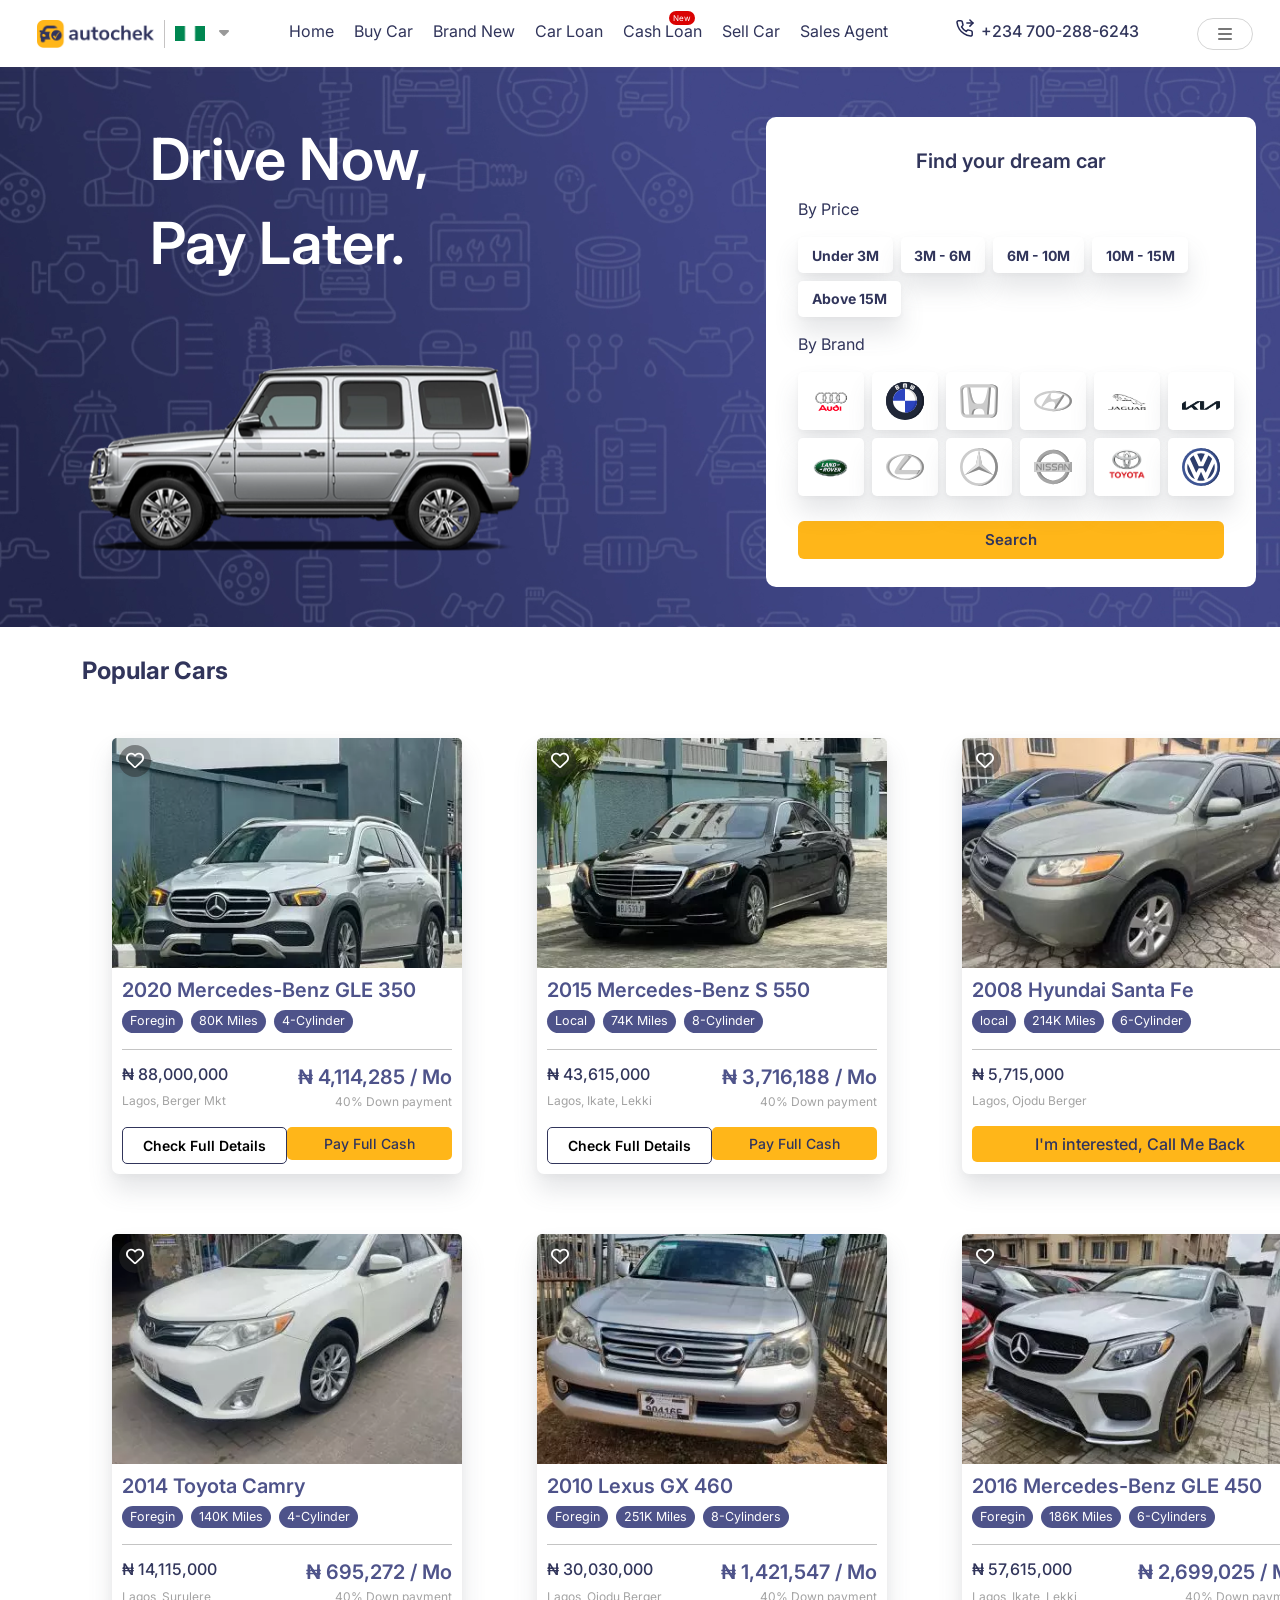
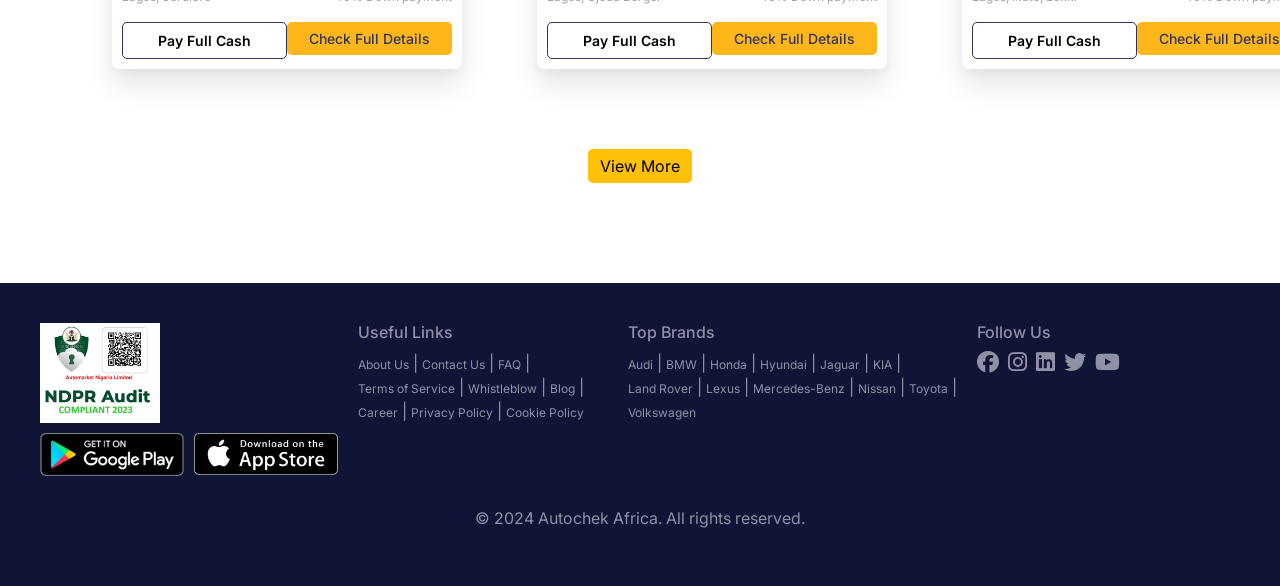
<file: index.html>
<!doctype html>
<html lang="en">
  <head>
    <meta charset="UTF-8" />
    <meta name="viewport" content="width=device-width, initial-scale=1.0" />
    <title>
      Autochek: Apply for car loans in Nigeria | Buy and Sell Cars | Find new
      and Old Cars
    </title>
    <link
      rel="shortcut icon"
      href="assets/images/favicon.ico"
      type="image/x-icon"
    />
    <link
      href="https://cdn.jsdelivr.net/npm/bootstrap@5.3.0/dist/css/bootstrap.min.css"
      rel="stylesheet"
    />
<link rel="stylesheet" href="https://cdn.jsdelivr.net/npm/bootstrap@5.3.2/dist/css/bootstrap.min.css" />
    <link rel="stylesheet" href="assets/nav.css" />
    <link rel="stylesheet" href="assets/home.css" />
    <link rel="stylesheet" href="assets/cards.css" />
    <link rel="stylesheet" href="assets/footer.css" />
    <link
      rel="stylesheet"
      href="https://cdnjs.cloudflare.com/ajax/libs/font-awesome/6.5.2/css/all.min.css"
    />
  </head>
  <body>
    <nav>
      <div class="navbar">
        <div class="container">
          <div class="logo">
            <img
              src="assets/images/logo.webp"
              alt=""
              style="border-right: 1px solid #c5c3c3"
            />
            <div class="country">
              <img src="assets/images/ng.webp" alt="" />
              <i class="fa fa-caret-down" style="color: #999"></i>
            </div>
          </div>
          <div class="list">
            <ul>
              <li><a href="index.html">Home</a></li>
              <li><a href="carsales.html">Buy Car</a></li>
              <li><a href="newcars.html">Brand New</a></li>
              <li><a href="carloan.html">Car Loan</a></li>
              <li class="new"><a href="cashloan.html">Cash Loan</a></li>
              <p class="newd">New</p>
              <li><a href="sellcar.html">Sell Car</a></li>
              <li><a href="salesag.html">Sales Agent</a></li>
            </ul>
          </div>
          <div class="number">
            <a href="tel: +2347002886243">
              <svg
                width="18"
                height="18"
                viewBox="0 0 18 18"
                fill="none"
                xmlns="http://www.w3.org/2000/svg"
              >
                <path
                  d="M13.9121 1L16.9702 4.05812L13.9121 7.11625"
                  stroke="#232753"
                  stroke-width="1.5"
                  stroke-linecap="round"
                  stroke-linejoin="round"
                ></path>
                <path
                  d="M10.8535 4.05762H16.9698"
                  stroke="#232753"
                  stroke-width="1.5"
                  stroke-linecap="round"
                  stroke-linejoin="round"
                ></path>
                <path
                  d="M16.2051 13.1715V15.4651C16.2059 15.678 16.1623 15.8888 16.077 16.0839C15.9917 16.279 15.8666 16.4541 15.7097 16.598C15.5528 16.742 15.3676 16.8516 15.1659 16.9198C14.9642 16.988 14.7505 17.0133 14.5384 16.9942C12.1858 16.7386 9.92599 15.9347 7.9405 14.6471C6.09326 13.4733 4.52713 11.9071 3.35332 10.0599C2.06124 8.06538 1.25716 5.79456 1.00621 3.4314C0.9871 3.21998 1.01223 3.0069 1.07998 2.80573C1.14774 2.60455 1.25664 2.41969 1.39976 2.26291C1.54288 2.10613 1.71707 1.98086 1.91125 1.89509C2.10543 1.80932 2.31534 1.76492 2.52762 1.76472H4.82121C5.19225 1.76107 5.55195 1.89246 5.83327 2.1344C6.1146 2.37634 6.29835 2.71232 6.35028 3.07972C6.44708 3.81372 6.62662 4.53441 6.88545 5.22805C6.98831 5.50169 7.01057 5.79909 6.9496 6.085C6.88862 6.3709 6.74696 6.63334 6.54141 6.84121L5.57046 7.81216C6.65881 9.7262 8.2436 11.311 10.1576 12.3993L11.1286 11.4284C11.3365 11.2228 11.5989 11.0812 11.8848 11.0202C12.1707 10.9592 12.4681 10.9815 12.7418 11.0844C13.4354 11.3432 14.1561 11.5227 14.8901 11.6195C15.2615 11.6719 15.6006 11.859 15.8431 12.1451C16.0856 12.4313 16.2144 12.7966 16.2051 13.1715Z"
                  stroke="#232753"
                  stroke-width="1.5"
                  stroke-linecap="round"
                  stroke-linejoin="round"
                ></path>
              </svg>
              <p>+234 700-288-6243</p>
            </a>
          </div>
          <div class="bar" data-bs-toggle="modal" data-bs-target="#myModal">
            <button class="btn">
              <i
                class="fa fa-bars"
                style="color: #777; border-radius: 25px; padding: 7px 20px"
              ></i>
            </button>
          </div>
        </div>
      </div>
    </nav>

    <!-- The Modal -->
    <div class="modal-pop-up">
      <div
        class="modal fade right"
        id="myModal"
        tabindex="-1"
        aria-labelledby="ModalLabel"
        aria-hidden="true"
      >
        <div class="modal-dialog modal-dialog-centered">
          <div class="modal-content">
            <!-- Modal body -->
            <div class="modal-body">
              <ul>
                <li><a href="login.html">Login</a></li>
                <li><a href="signup.html">Sign Up</a></li>
              </ul>
            </div>
          </div>
        </div>
      </div>
    </div>
    <!-- End of Modal -->

    <div class="showcase">
      <div class="container">
        <div class="row">
          <div class="col-md-6" style="width: 60%">
            <div class="content">
              <h1>
                Drive Now,<br />
                Pay Later.
              </h1>
              <div class="images">
                <div
                  id="carouselExampleSlidesOnly"
                  class="carousel slide"
                  data-bs-ride="carousel"
                  data-bs-interval="2000"
                >
                  <div class="carousel-inner">
                    <div class="carousel-item active">
                      <img
                        src="assets/images/jeep.webp"
                        class="d-block"
                        style="width: 450px"
                        alt="..."
                      />
                    </div>
                    <div class="carousel-item">
                      <img
                        src="assets/images/sedan.webp"
                        class="d-block w-100"
                        alt="..."
                      />
                    </div>
                    <div class="carousel-item">
                      <img
                        src="assets/images/suv-1.webp"
                        class="d-block"
                        style="width: 450px"
                        alt="..."
                      />
                    </div>
                    <div class="carousel-item">
                      <img
                        src="assets/images/suv-2.webp"
                        class="d-block w-100"
                        alt="..."
                      />
                    </div>
                  </div>
                </div>
              </div>
            </div>
          </div>
          <div class="col-md-6" style="width: 40%">
            <div class="box">
              <div class="dream-car">
                <h4>Find your dream car</h4>
                <div class="price-section">
                  <p>By Price</p>
                  <div class="price-rage">
                    <div class="container">
                      <div class="d-flex">
                        <button class="btn btn-custom-price">Under 3M</button>
                        <button class="btn btn-custom-price">3M - 6M</button>
                        <button class="btn btn-custom-price">6M - 10M</button>
                        <button class="btn btn-custom-price">10M - 15M</button>
                      </div>
                      <div class="d-flex">
                        <button class="btn btn-custom-price above">
                          Above 15M
                        </button>
                      </div>
                    </div>
                  </div>
                </div>
              </div>
              <div class="car-logo">
                <p>By Brand</p>
                <div class="carlogo">
                  <div class="row1">
                    <div class="btn-custom-logo">
                      <img src="assets/images/audi.png" alt="" />
                    </div>
                    <div class="btn-custom-logo">
                      <img src="assets/images/bmw.svg" alt="" />
                    </div>
                    <div class="btn-custom-logo">
                      <img src="assets/images/honda.svg" alt="" />
                    </div>
                    <div class="btn-custom-logo">
                      <img src="assets/images/hyundai.svg" alt="" />
                    </div>
                    <div class="btn-custom-logo">
                      <img
                        src="assets/images/jaguar.jpg"
                        alt=""
                        style="padding-top: 18px; height: 40px"
                      />
                    </div>
                    <div class="btn-custom-logo">
                      <img
                        src="assets/images/KIA.png"
                        alt=""
                        style="padding-top: 25px; height: 40px"
                      />
                    </div>
                  </div>
                  <div class="row2">
                    <div class="btn-custom-logo">
                      <img src="assets/images/land-rover.png" alt="" />
                    </div>
                    <div class="btn-custom-logo">
                      <img src="assets/images/lexus.svg" alt="" />
                    </div>
                    <div class="btn-custom-logo">
                      <img src="assets/images/benz.svg" alt="" />
                    </div>
                    <div class="btn-custom-logo">
                      <img src="assets/images/nissan.svg" alt="" />
                    </div>
                    <div class="btn-custom-logo">
                      <img src="assets/images/toyota.png" alt="" />
                    </div>
                    <div class="btn-custom-logo">
                      <img src="assets/images/volkswagen.svg" alt="" />
                    </div>
                  </div>
                </div>
              </div>
              <div class="search">
                <button class="btn-custom-search">Search</button>
              </div>
            </div>
          </div>
        </div>
      </div>
    </div>

    <div class="car-cards">
      <div class="container">
        <h4>Popular Cars</h4>
        <div class="cars">
          <div class="cards">
            <div class="Mercedes-Benz-GLE">
              <div class="content">
                <div class="img">
                  <i class="fa-regular fa-heart"></i>
                </div>
                <div class="detail">
                  <h6>2020 Mercedes-Benz GLE 350</h6>
                  <div class="details">
                    <p>Foregin</p>
                    <p>80K Miles</p>
                    <p>4-Cylinder</p>
                  </div>
                  <div class="buy">
                    <div class="full">
                      <h5>₦ 88,000,000</h5>
                      <p>Lagos, Berger Mkt</p>
                    </div>
                    <div class="part">
                      <h4>₦ 4,114,285 / Mo</h4>
                      <p>40% Down payment</p>
                    </div>
                  </div>
                  <div class="purchase">
                    <div class="pay">
                      <button class="btn-custom" style="position: relative">
                        Check Full Details
                      </button>
                    </div>
                    <div class="loan">
                      <button class="btn-custom">Pay Full Cash</button>
                    </div>
                  </div>
                </div>
              </div>
            </div>
          </div>
          <div class="cards">
            <div class="Mercedes-Benz-2015">
              <div class="content">
                <div class="img">
                  <i class="fa-regular fa-heart"></i>
                </div>
                <div class="detail">
                  <h6>2015 Mercedes-Benz S 550</h6>
                  <div class="details">
                    <p>Local</p>
                    <p>74K Miles</p>
                    <p>8-Cylinder</p>
                  </div>
                  <div class="buy">
                    <div class="full">
                      <h5>₦ 43,615,000</h5>
                      <p>Lagos, Ikate, Lekki</p>
                    </div>
                    <div class="part">
                      <h4>₦ 3,716,188 / Mo</h4>
                      <p>40% Down payment</p>
                    </div>
                  </div>
                  <div class="purchase">
                    <div class="pay">
                      <button class="btn-custom" style="position: relative">
                        Check Full Details
                      </button>
                    </div>
                    <div class="loan">
                      <button class="btn-custom">Pay Full Cash</button>
                    </div>
                  </div>
                </div>
              </div>
            </div>
          </div>
          <div class="cards">
            <div class="hyundai2008">
              <div class="content">
                <div class="img">
                  <i class="fa-regular fa-heart"></i>
                </div>
                <div class="detail">
                  <h6>2008 Hyundai Santa Fe</h6>
                  <div class="details">
                    <p>local</p>
                    <p>214K Miles</p>
                    <p>6-Cylinder</p>
                  </div>
                  <div class="buy">
                    <div class="full">
                      <h5>₦ 5,715,000</h5>
                      <p>Lagos, Ojodu Berger</p>
                    </div>
                  </div>
                  <div class="purchase">
                    <div class="loan2">
                      <button class="btn-custom">
                        I'm interested, Call Me Back
                      </button>
                    </div>
                  </div>
                </div>
              </div>
            </div>
          </div>
        </div>
        <div class="cars">
          <div class="cards">
            <div class="camry2006">
              <div class="content">
                <div class="img">
                  <i class="fa-regular fa-heart"></i>
                </div>
                <div class="detail">
                  <h6>2014 Toyota Camry</h6>
                  <div class="details">
                    <p>Foregin</p>
                    <p>140K Miles</p>
                    <p>4-Cylinder</p>
                  </div>
                  <div class="buy">
                    <div class="full">
                      <h5>₦ 14,115,000</h5>
                      <p>Lagos, Surulere</p>
                    </div>
                    <div class="part">
                      <h4>₦ 695,272 / Mo</h4>
                      <p>40% Down payment</p>
                    </div>
                  </div>
                  <div class="purchase">
                    <div class="pay">
                      <button class="btn-custom">Pay Full Cash</button>
                    </div>
                    <div class="loan">
                      <button class="btn-custom">Check Full Details</button>
                    </div>
                  </div>
                </div>
              </div>
            </div>
          </div>
          <div class="cards">
            <div class="lexus2010">
              <div class="content">
                <div class="img">
                  <i class="fa-regular fa-heart"></i>
                </div>
                <div class="detail">
                  <h6>2010 Lexus GX 460</h6>
                  <div class="details">
                    <p>Foregin</p>
                    <p>251K Miles</p>
                    <p>8-Cylinders</p>
                  </div>
                  <div class="buy">
                    <div class="full">
                      <h5>₦ 30,030,000</h5>
                      <p>Lagos, Ojodu Berger</p>
                    </div>
                    <div class="part">
                      <h4>₦ 1,421,547 / Mo</h4>
                      <p>40% Down payment</p>
                    </div>
                  </div>
                  <div class="purchase">
                    <div class="pay">
                      <button class="btn-custom">Pay Full Cash</button>
                    </div>
                    <div class="loan">
                      <button class="btn-custom">Check Full Details</button>
                    </div>
                  </div>
                </div>
              </div>
            </div>
          </div>
          <div class="cards">
            <div class="Mercedes-Benz-2016">
              <div class="content">
                <div class="img">
                  <i class="fa-regular fa-heart"></i>
                </div>
                <div class="detail">
                  <h6>2016 Mercedes-Benz GLE 450</h6>
                  <div class="details">
                    <p>Foregin</p>
                    <p>186K Miles</p>
                    <p>6-Cylinders</p>
                  </div>
                  <div class="buy">
                    <div class="full">
                      <h5>₦ 57,615,000</h5>
                      <p>Lagos, Ikate, Lekki</p>
                    </div>
                    <div class="part">
                      <h4>₦ 2,699,025 / Mo</h4>
                      <p>40% Down payment</p>
                    </div>
                  </div>
                  <div class="purchase">
                    <div class="pay">
                      <button class="btn-custom">Pay Full Cash</button>
                    </div>
                    <div class="loan">
                      <button class="btn-custom">Check Full Details</button>
                    </div>
                  </div>
                </div>
              </div>
            </div>
          </div>
        </div>
        <div class="view">
          <button class="btn-custom bg-warning">View More</button>
        </div>
      </div>
    </div>

    <div class="footer">
      <div class="footer-links">
        <div class="download">
          <img src="assets/images/NDPR.png" alt="" />
          <div class="appstore">
            <a href="#"><img src="assets/images/google-play.webp" alt="" /></a>
            <a href="#"><img src="assets/images/appstore.webp" alt="" /></a>
          </div>
        </div>
        <div class="links">
          <div class="useful" style="width: 250px">
            <h5>Useful Links</h5>
            <p>
              <a href="#">About Us</a> | <a href="#">Contact Us</a> |
              <a href="#">FAQ</a> | <br /><a href="#">Terms of Service</a> |
              <a href="#">Whistleblow</a> | <a href="#">Blog</a> | <br /><a
                href="#"
                >Career</a
              >
              | <a href="#">Privacy Policy</a> | <a href="#">Cookie Policy</a>
            </p>
          </div>
        </div>
        <div class="links">
          <h5>Top Brands</h5>
          <p>
            <a href="#">Audi</a> | <a href="#">BMW</a> | <a href="#">Honda</a> |
            <a href="#">Hyundai</a> | <a href="#">Jaguar</a> |
            <a href="#">KIA</a> | <br /><a href="#">Land Rover</a> |
            <a href="#">Lexus</a> | <a href="#">Mercedes-Benz</a> |
            <a href="#">Nissan</a> | <a href="#">Toyota</a> | <br /><a href="#"
              >Volkswagen</a
            >
          </p>
        </div>
        <div class="links">
          <h5>Follow Us</h5>
          <p>
            <a href="#"><i class="fa-brands fa-facebook"></i></a>
            <a href="#"><i class="fa-brands fa-instagram"></i></a>
            <a href="#"><i class="fa-brands fa-linkedin"></i></a>
            <a href="#"><i class="fa-brands fa-twitter"></i></a>
            <a href="#"><i class="fa-brands fa-youtube"></i></a>
          </p>
        </div>
      </div>
      <div class="copyright">
        <p>© 2024 Autochek Africa. All rights reserved.</p>
      </div>
    </div>

    <script src="https://cdn.jsdelivr.net/npm/bootstrap@5.3.0/dist/js/bootstrap.bundle.min.js"></script>
    <script src="script.js"></script>
  </body>
</html>
</file>
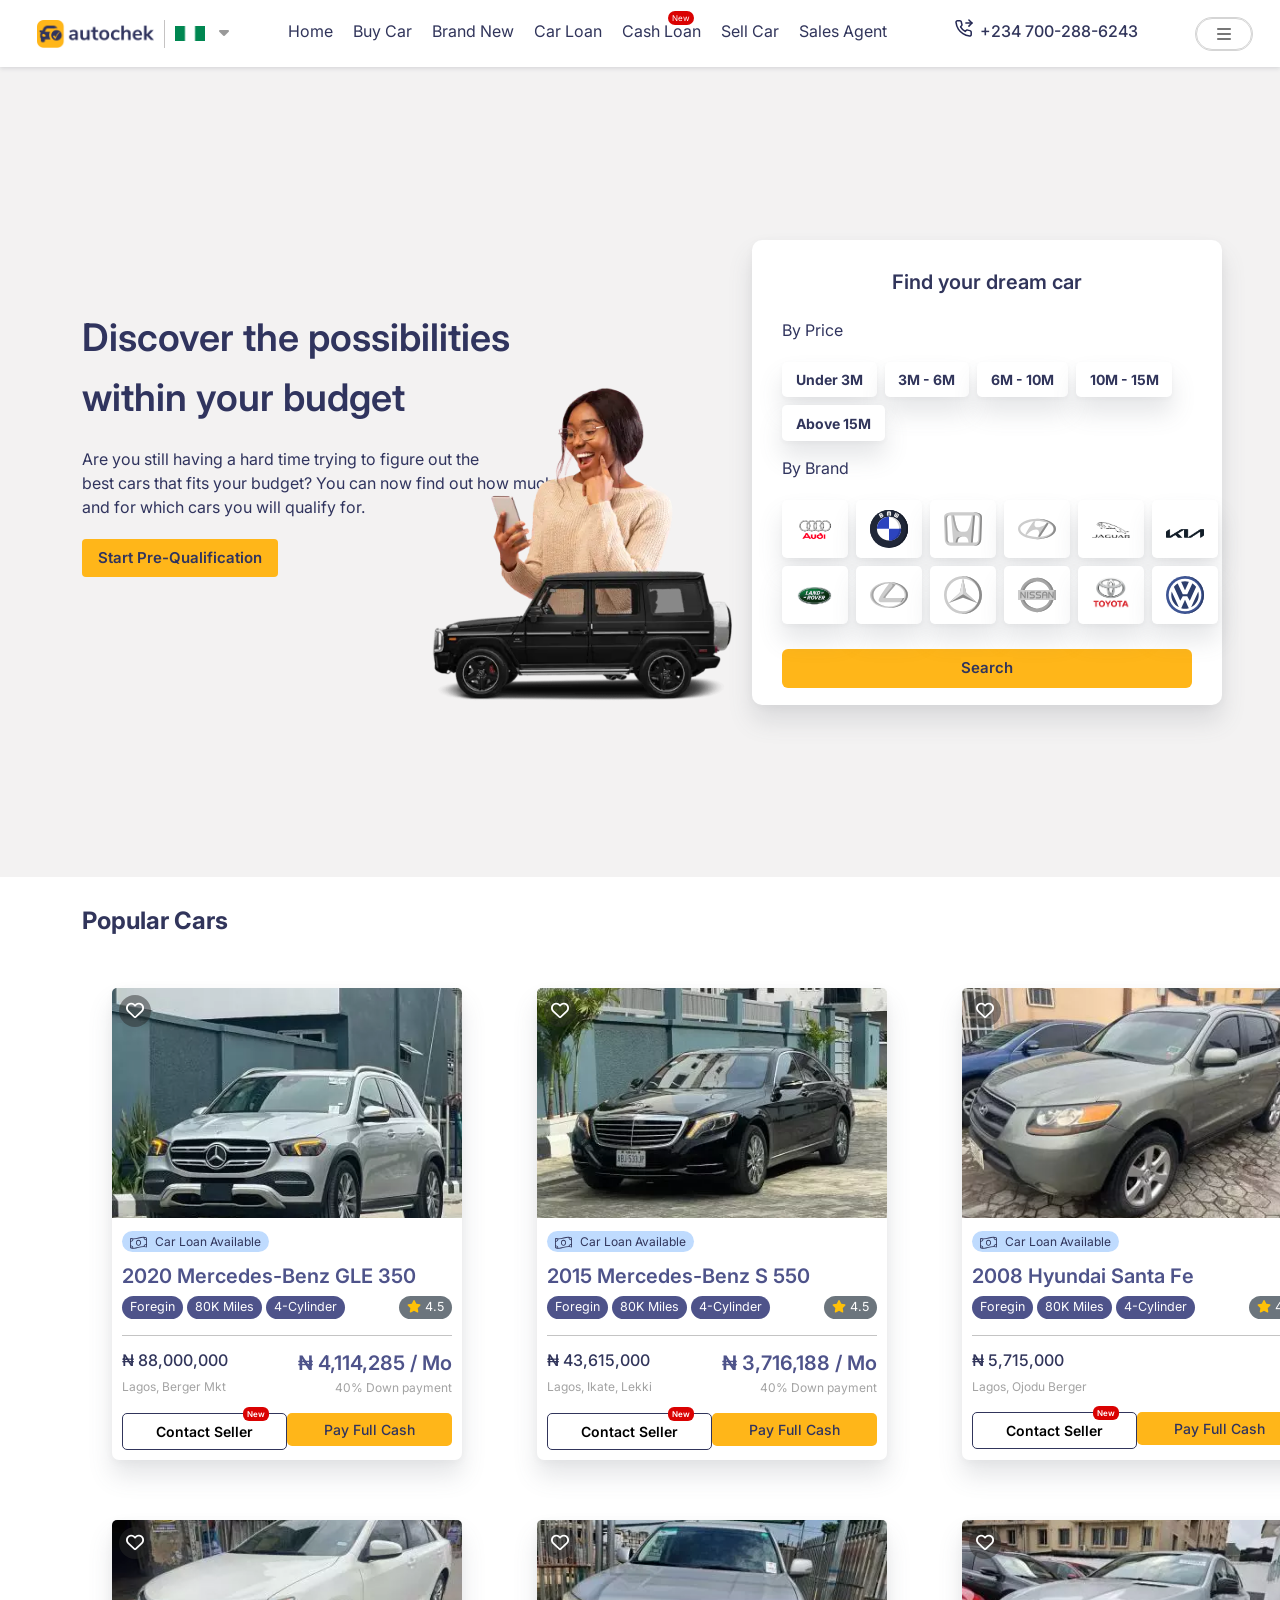
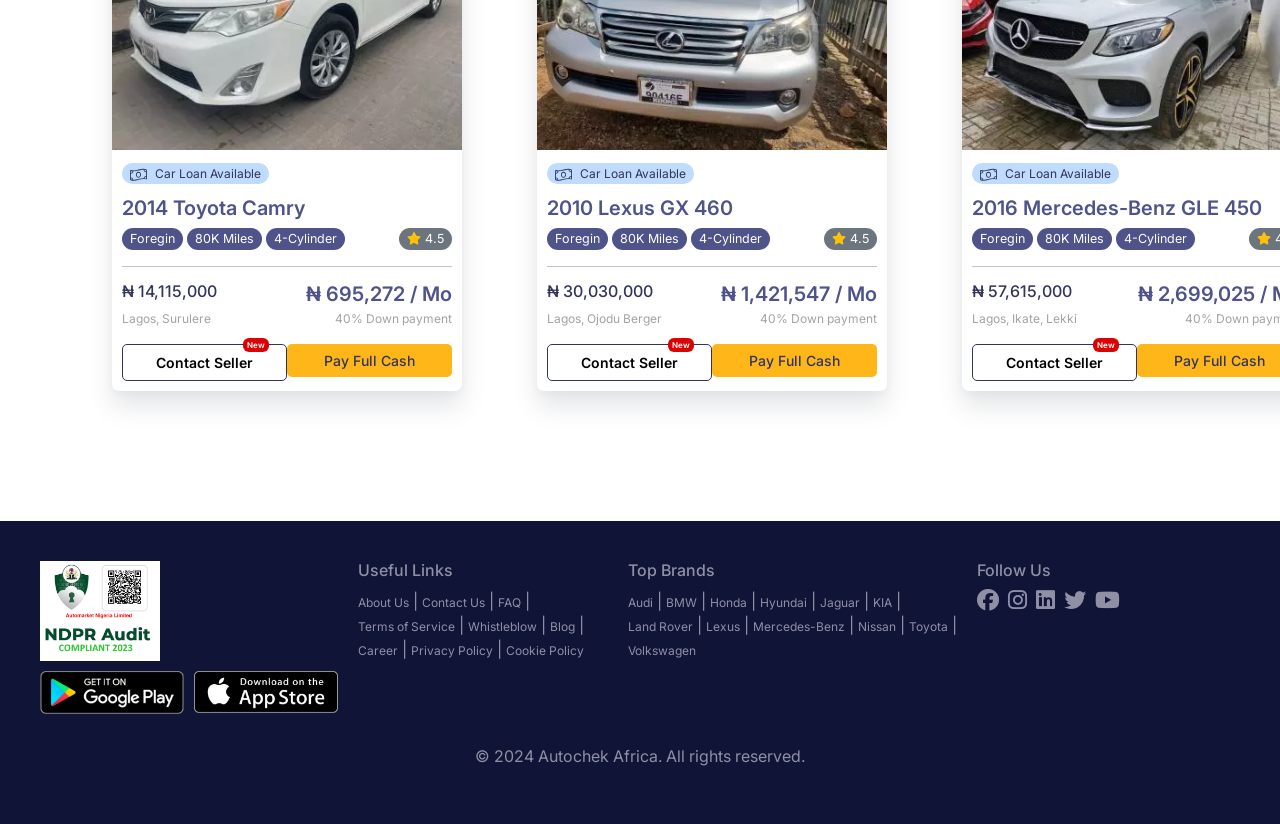
<file: carloan.html>
<!doctype html>
<html lang="en">
  <head>
    <meta charset="UTF-8" />
    <meta name="viewport" content="width=device-width, initial-scale=1.0" />
    <title>
      Autochek: Apply for car loans in Nigeria | Buy and Sell Cars | Find new
      and Old Cars
    </title>
    <link
      rel="shortcut icon"
      href="assets/images/favicon.ico"
      type="image/x-icon"
    />
<link rel="stylesheet" href="https://cdn.jsdelivr.net/npm/bootstrap@5.3.2/dist/css/bootstrap.min.css" />
    <link rel="stylesheet" href="assets/style2.css" />
    <link rel="stylesheet" href="assets/home.css" />
    <link rel="stylesheet" href="assets/nav.css" />
    <link rel="stylesheet" href="assets/cards.css" />
    <link
      rel="stylesheet"
      href="https://cdnjs.cloudflare.com/ajax/libs/font-awesome/6.5.2/css/all.min.css"
    />
  </head>
  <body>
    <nav>
      <div class="navbar">
        <div class="container">
          <div class="logo">
            <img
              src="assets/images/logo.webp"
              alt=""
              style="border-right: 1px solid #c5c3c3"
            />
            <div class="country">
              <img src="assets/images/ng.webp" alt="" />
              <i class="fa fa-caret-down" style="color: #999"></i>
            </div>
          </div>
          <div class="list">
            <ul>
              <li><a href="index.html">Home</a></li>
              <li><a href="carsales.html">Buy Car</a></li>
              <li><a href="newcars.html">Brand New</a></li>
              <li><a href="carloan.html">Car Loan</a></li>
              <li class="new"><a href="cashloan.html">Cash Loan</a></li>
              <p class="newd">New</p>
              <li><a href="sellcar.html">Sell Car</a></li>
              <li><a href="salesag.html">Sales Agent</a></li>
            </ul>
          </div>
          <div class="number">
            <a href="tel: +2347002886243">
              <svg
                width="18"
                height="18"
                viewBox="0 0 18 18"
                fill="none"
                xmlns="http://www.w3.org/2000/svg"
              >
                <path
                  d="M13.9121 1L16.9702 4.05812L13.9121 7.11625"
                  stroke="#232753"
                  stroke-width="1.5"
                  stroke-linecap="round"
                  stroke-linejoin="round"
                ></path>
                <path
                  d="M10.8535 4.05762H16.9698"
                  stroke="#232753"
                  stroke-width="1.5"
                  stroke-linecap="round"
                  stroke-linejoin="round"
                ></path>
                <path
                  d="M16.2051 13.1715V15.4651C16.2059 15.678 16.1623 15.8888 16.077 16.0839C15.9917 16.279 15.8666 16.4541 15.7097 16.598C15.5528 16.742 15.3676 16.8516 15.1659 16.9198C14.9642 16.988 14.7505 17.0133 14.5384 16.9942C12.1858 16.7386 9.92599 15.9347 7.9405 14.6471C6.09326 13.4733 4.52713 11.9071 3.35332 10.0599C2.06124 8.06538 1.25716 5.79456 1.00621 3.4314C0.9871 3.21998 1.01223 3.0069 1.07998 2.80573C1.14774 2.60455 1.25664 2.41969 1.39976 2.26291C1.54288 2.10613 1.71707 1.98086 1.91125 1.89509C2.10543 1.80932 2.31534 1.76492 2.52762 1.76472H4.82121C5.19225 1.76107 5.55195 1.89246 5.83327 2.1344C6.1146 2.37634 6.29835 2.71232 6.35028 3.07972C6.44708 3.81372 6.62662 4.53441 6.88545 5.22805C6.98831 5.50169 7.01057 5.79909 6.9496 6.085C6.88862 6.3709 6.74696 6.63334 6.54141 6.84121L5.57046 7.81216C6.65881 9.7262 8.2436 11.311 10.1576 12.3993L11.1286 11.4284C11.3365 11.2228 11.5989 11.0812 11.8848 11.0202C12.1707 10.9592 12.4681 10.9815 12.7418 11.0844C13.4354 11.3432 14.1561 11.5227 14.8901 11.6195C15.2615 11.6719 15.6006 11.859 15.8431 12.1451C16.0856 12.4313 16.2144 12.7966 16.2051 13.1715Z"
                  stroke="#232753"
                  stroke-width="1.5"
                  stroke-linecap="round"
                  stroke-linejoin="round"
                ></path>
              </svg>
              <p>+234 700-288-6243</p>
            </a>
          </div>
          <div class="bar" data-bs-toggle="modal" data-bs-target="#myModal">
            <button class="btn">
              <i
                class="fa fa-bars"
                style="
                  border: 1px solid #99999969;
                  color: #777;
                  border-radius: 25px;
                  padding: 7px 20px;
                "
              ></i>
            </button>
          </div>
        </div>
      </div>
    </nav>

    <!-- The Modal -->
    <div class="modal-pop-up">
      <div
        class="modal fade right"
        id="myModal"
        tabindex="-1"
        aria-labelledby="ModalLabel"
        aria-hidden="true"
      >
        <div class="modal-dialog modal-dialog-centered">
          <div class="modal-content">
            <!-- Modal body -->
            <div class="modal-body">
              <ul>
                <li><a href="login.html">Login</a></li>
                <li><a href="signup.html">Sign Up</a></li>
              </ul>
            </div>
          </div>
        </div>
      </div>
    </div>
    <!-- End of Modal -->

    <section>
      <div class="home">
        <div class="container">
          <div class="row">
            <div class="col-md-6">
              <div class="budget">
                <div class="contain">
                  <h2>Discover the possibilities within your budget</h2>
                  <p>
                    Are you still having a hard time trying to figure out the
                    <br />
                    best cars that fits your budget? You can now find out how
                    much and for which cars you will qualify for.
                  </p>
                  <button class="fw-semibold px-3 py-2">
                    Start Pre-Qualification
                  </button>
                </div>
                <div class="image">
                  <img src="image/get-prequalified.webp" alt="" />
                </div>
              </div>
            </div>
            <div class="col-md-4">
              <div class="box">
                <div class="dream-car">
                  <h4>Find your dream car</h4>
                  <div class="price-section">
                    <p>By Price</p>
                    <div class="price-rage">
                      <div class="container">
                        <div class="d-flex">
                          <button class="btn btn-custom-price">Under 3M</button>
                          <button class="btn btn-custom-price">3M - 6M</button>
                          <button class="btn btn-custom-price">6M - 10M</button>
                          <button class="btn btn-custom-price">
                            10M - 15M
                          </button>
                        </div>
                        <div class="d-flex">
                          <button class="btn btn-custom-price above">
                            Above 15M
                          </button>
                        </div>
                      </div>
                    </div>
                  </div>
                </div>
                <div class="car-logo">
                  <p>By Brand</p>
                  <div class="carlogo">
                    <div class="row1">
                      <div class="btn-custom-logo">
                        <img src="assets/images/audi.png" alt="" />
                      </div>
                      <div class="btn-custom-logo">
                        <img src="assets/images/bmw.svg" alt="" />
                      </div>
                      <div class="btn-custom-logo">
                        <img src="assets/images/honda.svg" alt="" />
                      </div>
                      <div class="btn-custom-logo">
                        <img src="assets/images/hyundai.svg" alt="" />
                      </div>
                      <div class="btn-custom-logo">
                        <img
                          src="assets/images/jaguar.jpg"
                          alt=""
                          style="padding-top: 18px; height: 40px"
                        />
                      </div>
                      <div class="btn-custom-logo">
                        <img
                          src="assets/images/KIA.png"
                          alt=""
                          style="padding-top: 25px; height: 40px"
                        />
                      </div>
                    </div>
                    <div class="row2">
                      <div class="btn-custom-logo">
                        <img src="assets/images/land-rover.png" alt="" />
                      </div>
                      <div class="btn-custom-logo">
                        <img src="assets/images/lexus.svg" alt="" />
                      </div>
                      <div class="btn-custom-logo">
                        <img src="assets/images/benz.svg" alt="" />
                      </div>
                      <div class="btn-custom-logo">
                        <img src="assets/images/nissan.svg" alt="" />
                      </div>
                      <div class="btn-custom-logo">
                        <img src="assets/images/toyota.png" alt="" />
                      </div>
                      <div class="btn-custom-logo">
                        <img src="assets/images/volkswagen.svg" alt="" />
                      </div>
                    </div>
                  </div>
                </div>
                <div class="search">
                  <button class="btn-custom-search">Search</button>
                </div>
              </div>
            </div>
          </div>
        </div>
      </div>
    </section>

    <section>
      <div class="car-cards">
        <div class="container">
          <h4>Popular Cars</h4>
          <div class="cars">
            <div class="cards">
              <div class="Mercedes-Benz-GLE">
                <div class="content">
                  <div class="img">
                    <i class="fa-regular fa-heart"></i>
                  </div>
                  <div class="detail">
                    <div class="carloan">
                      <span>
                        <svg
                          aria-hidden="true"
                          data-prefix="fal"
                          data-icon="money-bill-wave"
                          role="img"
                          xmlns="http://www.w3.org/2000/svg"
                          viewBox="0 0 640 512"
                          class="svg-inline--fa fa-money-bill-wave fa-w-20 fa-7x"
                          width="17"
                        >
                          <path
                            fill="currentColor"
                            d="M320 144c-53.02 0-96 50.14-96 112 0 61.85 42.98 112 96 112 53 0 96-50.13 96-112 0-61.86-42.98-112-96-112zm0 192c-35.29 0-64-35.89-64-80s28.71-80 64-80 64 35.89 64 80-28.71 80-64 80zM621.16 54.46C582.37 38.19 543.55 32 504.75 32c-123.17-.01-246.33 62.34-369.5 62.34C70.34 94.34 46.9 79 32.25 79 15.04 79 0 92.32 0 110.81v317.26c0 12.63 7.23 24.6 18.84 29.46C57.63 473.81 96.45 480 135.25 480c123.17 0 246.33-62.35 369.5-62.35 64.91 0 88.34 15.35 103 15.35 17.21 0 32.25-13.32 32.25-31.81V83.93c0-12.64-7.23-24.6-18.84-29.47zm-588.21 56.8c20.22 6.42 41.03 10.53 62.67 12.89-1.97 33.41-29.23 60.04-62.89 60.43l.22-73.32zM32 428.07l.13-42.54c33.58.07 60.88 26.31 63.38 59.43-22.45-3.04-43.63-8.45-63.51-16.89zm575.05-27.33c-20.16-6.4-40.9-10.51-62.47-12.87 2.89-32.5 29.69-58.14 62.69-58.52l-.22 71.39zm.31-103.54c-50 .34-90.59 39.32-94.58 88.6-70.73-1.43-137.18 15.82-200.6 31.87-75.07 19-126.54 31.21-184.41 29.87-1.23-52.02-43.48-94.01-95.55-94.13l.41-136.67c50.65-.34 91.72-40.32 94.78-90.52 70.53 1.41 137.02-15.83 200.4-31.87C402.6 75.41 454.3 63.13 512.03 64.46c.18 52.93 43.01 95.94 95.74 96.07l-.41 136.67zm.51-168.8c-34.24-.07-62.04-27.34-63.58-61.38 22.53 3.03 43.78 8.45 63.71 16.91l-.13 44.47z"
                            class=""
                          ></path>
                        </svg>
                        Car Loan Available
                      </span>
                    </div>
                    <div>
                      <h6>2020 Mercedes-Benz GLE 350</h6>
                      <div class="details justify-content-between">
                        <div class="d-flex gap-1">
                          <p>Foregin</p>
                          <p>80K Miles</p>
                          <p>4-Cylinder</p>
                        </div>
                        <div class="rate">
                          <p class="bg-secondary">
                            <i class="fa-solid fa-star text-warning"></i>
                            4.5
                          </p>
                        </div>
                      </div>
                    </div>
                    <div class="buy">
                      <div class="full">
                        <h5>₦ 88,000,000</h5>
                        <p>Lagos, Berger Mkt</p>
                      </div>
                      <div class="part">
                        <h4>₦ 4,114,285 / Mo</h4>
                        <p>40% Down payment</p>
                      </div>
                    </div>
                    <div class="purchase">
                      <div class="pay">
                        <button class="btn-custom" style="position: relative">
                          Contact Seller
                          <p class="newe">New</p>
                        </button>
                      </div>
                      <div class="loan">
                        <button class="btn-custom">Pay Full Cash</button>
                      </div>
                    </div>
                  </div>
                </div>
              </div>
            </div>
            <div class="cards">
              <div class="Mercedes-Benz-2015">
                <div class="content">
                  <div class="img">
                    <i class="fa-regular fa-heart"></i>
                  </div>
                  <div class="detail">
                    <div class="carloan">
                      <span>
                        <svg
                          aria-hidden="true"
                          data-prefix="fal"
                          data-icon="money-bill-wave"
                          role="img"
                          xmlns="http://www.w3.org/2000/svg"
                          viewBox="0 0 640 512"
                          class="svg-inline--fa fa-money-bill-wave fa-w-20 fa-7x"
                          width="17"
                        >
                          <path
                            fill="currentColor"
                            d="M320 144c-53.02 0-96 50.14-96 112 0 61.85 42.98 112 96 112 53 0 96-50.13 96-112 0-61.86-42.98-112-96-112zm0 192c-35.29 0-64-35.89-64-80s28.71-80 64-80 64 35.89 64 80-28.71 80-64 80zM621.16 54.46C582.37 38.19 543.55 32 504.75 32c-123.17-.01-246.33 62.34-369.5 62.34C70.34 94.34 46.9 79 32.25 79 15.04 79 0 92.32 0 110.81v317.26c0 12.63 7.23 24.6 18.84 29.46C57.63 473.81 96.45 480 135.25 480c123.17 0 246.33-62.35 369.5-62.35 64.91 0 88.34 15.35 103 15.35 17.21 0 32.25-13.32 32.25-31.81V83.93c0-12.64-7.23-24.6-18.84-29.47zm-588.21 56.8c20.22 6.42 41.03 10.53 62.67 12.89-1.97 33.41-29.23 60.04-62.89 60.43l.22-73.32zM32 428.07l.13-42.54c33.58.07 60.88 26.31 63.38 59.43-22.45-3.04-43.63-8.45-63.51-16.89zm575.05-27.33c-20.16-6.4-40.9-10.51-62.47-12.87 2.89-32.5 29.69-58.14 62.69-58.52l-.22 71.39zm.31-103.54c-50 .34-90.59 39.32-94.58 88.6-70.73-1.43-137.18 15.82-200.6 31.87-75.07 19-126.54 31.21-184.41 29.87-1.23-52.02-43.48-94.01-95.55-94.13l.41-136.67c50.65-.34 91.72-40.32 94.78-90.52 70.53 1.41 137.02-15.83 200.4-31.87C402.6 75.41 454.3 63.13 512.03 64.46c.18 52.93 43.01 95.94 95.74 96.07l-.41 136.67zm.51-168.8c-34.24-.07-62.04-27.34-63.58-61.38 22.53 3.03 43.78 8.45 63.71 16.91l-.13 44.47z"
                            class=""
                          ></path>
                        </svg>
                        Car Loan Available
                      </span>
                    </div>
                    <div>
                      <h6>2015 Mercedes-Benz S 550</h6>
                      <div class="details justify-content-between">
                        <div class="d-flex gap-1">
                          <p>Foregin</p>
                          <p>80K Miles</p>
                          <p>4-Cylinder</p>
                        </div>
                        <div class="rate">
                          <p class="bg-secondary">
                            <i class="fa-solid fa-star text-warning"></i>
                            4.5
                          </p>
                        </div>
                      </div>
                    </div>
                    <div class="buy">
                      <div class="full">
                        <h5>₦ 43,615,000</h5>
                        <p>Lagos, Ikate, Lekki</p>
                      </div>
                      <div class="part">
                        <h4>₦ 3,716,188 / Mo</h4>
                        <p>40% Down payment</p>
                      </div>
                    </div>
                    <div class="purchase">
                      <div class="pay">
                        <button class="btn-custom" style="position: relative">
                          Contact Seller
                          <p class="newe">New</p>
                        </button>
                      </div>
                      <div class="loan">
                        <button class="btn-custom">Pay Full Cash</button>
                      </div>
                    </div>
                  </div>
                </div>
              </div>
            </div>
            <div class="cards">
              <div class="hyundai2008">
                <div class="content">
                  <div class="img">
                    <i class="fa-regular fa-heart"></i>
                  </div>
                  <div class="detail">
                    <div class="carloan">
                      <span>
                        <svg
                          aria-hidden="true"
                          data-prefix="fal"
                          data-icon="money-bill-wave"
                          role="img"
                          xmlns="http://www.w3.org/2000/svg"
                          viewBox="0 0 640 512"
                          class="svg-inline--fa fa-money-bill-wave fa-w-20 fa-7x"
                          width="17"
                        >
                          <path
                            fill="currentColor"
                            d="M320 144c-53.02 0-96 50.14-96 112 0 61.85 42.98 112 96 112 53 0 96-50.13 96-112 0-61.86-42.98-112-96-112zm0 192c-35.29 0-64-35.89-64-80s28.71-80 64-80 64 35.89 64 80-28.71 80-64 80zM621.16 54.46C582.37 38.19 543.55 32 504.75 32c-123.17-.01-246.33 62.34-369.5 62.34C70.34 94.34 46.9 79 32.25 79 15.04 79 0 92.32 0 110.81v317.26c0 12.63 7.23 24.6 18.84 29.46C57.63 473.81 96.45 480 135.25 480c123.17 0 246.33-62.35 369.5-62.35 64.91 0 88.34 15.35 103 15.35 17.21 0 32.25-13.32 32.25-31.81V83.93c0-12.64-7.23-24.6-18.84-29.47zm-588.21 56.8c20.22 6.42 41.03 10.53 62.67 12.89-1.97 33.41-29.23 60.04-62.89 60.43l.22-73.32zM32 428.07l.13-42.54c33.58.07 60.88 26.31 63.38 59.43-22.45-3.04-43.63-8.45-63.51-16.89zm575.05-27.33c-20.16-6.4-40.9-10.51-62.47-12.87 2.89-32.5 29.69-58.14 62.69-58.52l-.22 71.39zm.31-103.54c-50 .34-90.59 39.32-94.58 88.6-70.73-1.43-137.18 15.82-200.6 31.87-75.07 19-126.54 31.21-184.41 29.87-1.23-52.02-43.48-94.01-95.55-94.13l.41-136.67c50.65-.34 91.72-40.32 94.78-90.52 70.53 1.41 137.02-15.83 200.4-31.87C402.6 75.41 454.3 63.13 512.03 64.46c.18 52.93 43.01 95.94 95.74 96.07l-.41 136.67zm.51-168.8c-34.24-.07-62.04-27.34-63.58-61.38 22.53 3.03 43.78 8.45 63.71 16.91l-.13 44.47z"
                            class=""
                          ></path>
                        </svg>
                        Car Loan Available
                      </span>
                    </div>
                    <div>
                      <h6>2008 Hyundai Santa Fe</h6>
                      <div class="details justify-content-between">
                        <div class="d-flex gap-1">
                          <p>Foregin</p>
                          <p>80K Miles</p>
                          <p>4-Cylinder</p>
                        </div>
                        <div class="rate">
                          <p class="bg-secondary">
                            <i class="fa-solid fa-star text-warning"></i>
                            4.5
                          </p>
                        </div>
                      </div>
                    </div>
                    <div class="buy">
                      <div class="full">
                        <h5>₦ 5,715,000</h5>
                        <p>Lagos, Ojodu Berger</p>
                      </div>
                    </div>
                    <div class="purchase">
                      <div class="pay">
                        <button class="btn-custom" style="position: relative">
                          Contact Seller
                          <p class="newe">New</p>
                        </button>
                      </div>
                      <div class="loan">
                        <button class="btn-custom">Pay Full Cash</button>
                      </div>
                    </div>
                  </div>
                </div>
              </div>
            </div>
          </div>
          <div class="cars">
            <div class="cards">
              <div class="camry2006">
                <div class="content">
                  <div class="img">
                    <i class="fa-regular fa-heart"></i>
                  </div>
                  <div class="detail">
                    <div class="carloan">
                      <span>
                        <svg
                          aria-hidden="true"
                          data-prefix="fal"
                          data-icon="money-bill-wave"
                          role="img"
                          xmlns="http://www.w3.org/2000/svg"
                          viewBox="0 0 640 512"
                          class="svg-inline--fa fa-money-bill-wave fa-w-20 fa-7x"
                          width="17"
                        >
                          <path
                            fill="currentColor"
                            d="M320 144c-53.02 0-96 50.14-96 112 0 61.85 42.98 112 96 112 53 0 96-50.13 96-112 0-61.86-42.98-112-96-112zm0 192c-35.29 0-64-35.89-64-80s28.71-80 64-80 64 35.89 64 80-28.71 80-64 80zM621.16 54.46C582.37 38.19 543.55 32 504.75 32c-123.17-.01-246.33 62.34-369.5 62.34C70.34 94.34 46.9 79 32.25 79 15.04 79 0 92.32 0 110.81v317.26c0 12.63 7.23 24.6 18.84 29.46C57.63 473.81 96.45 480 135.25 480c123.17 0 246.33-62.35 369.5-62.35 64.91 0 88.34 15.35 103 15.35 17.21 0 32.25-13.32 32.25-31.81V83.93c0-12.64-7.23-24.6-18.84-29.47zm-588.21 56.8c20.22 6.42 41.03 10.53 62.67 12.89-1.97 33.41-29.23 60.04-62.89 60.43l.22-73.32zM32 428.07l.13-42.54c33.58.07 60.88 26.31 63.38 59.43-22.45-3.04-43.63-8.45-63.51-16.89zm575.05-27.33c-20.16-6.4-40.9-10.51-62.47-12.87 2.89-32.5 29.69-58.14 62.69-58.52l-.22 71.39zm.31-103.54c-50 .34-90.59 39.32-94.58 88.6-70.73-1.43-137.18 15.82-200.6 31.87-75.07 19-126.54 31.21-184.41 29.87-1.23-52.02-43.48-94.01-95.55-94.13l.41-136.67c50.65-.34 91.72-40.32 94.78-90.52 70.53 1.41 137.02-15.83 200.4-31.87C402.6 75.41 454.3 63.13 512.03 64.46c.18 52.93 43.01 95.94 95.74 96.07l-.41 136.67zm.51-168.8c-34.24-.07-62.04-27.34-63.58-61.38 22.53 3.03 43.78 8.45 63.71 16.91l-.13 44.47z"
                            class=""
                          ></path>
                        </svg>
                        Car Loan Available
                      </span>
                    </div>
                    <div>
                      <h6>2014 Toyota Camry</h6>
                      <div class="details justify-content-between">
                        <div class="d-flex gap-1">
                          <p>Foregin</p>
                          <p>80K Miles</p>
                          <p>4-Cylinder</p>
                        </div>
                        <div class="rate">
                          <p class="bg-secondary">
                            <i class="fa-solid fa-star text-warning"></i>
                            4.5
                          </p>
                        </div>
                      </div>
                    </div>
                    <div class="buy">
                      <div class="full">
                        <h5>₦ 14,115,000</h5>
                        <p>Lagos, Surulere</p>
                      </div>
                      <div class="part">
                        <h4>₦ 695,272 / Mo</h4>
                        <p>40% Down payment</p>
                      </div>
                    </div>
                    <div class="purchase">
                      <div class="pay">
                        <button class="btn-custom" style="position: relative">
                          Contact Seller
                          <p class="newe">New</p>
                        </button>
                      </div>
                      <div class="loan">
                        <button class="btn-custom">Pay Full Cash</button>
                      </div>
                    </div>
                  </div>
                </div>
              </div>
            </div>
            <div class="cards">
              <div class="lexus2010">
                <div class="content">
                  <div class="img">
                    <i class="fa-regular fa-heart"></i>
                  </div>
                  <div class="detail">
                    <div class="carloan">
                      <span>
                        <svg
                          aria-hidden="true"
                          data-prefix="fal"
                          data-icon="money-bill-wave"
                          role="img"
                          xmlns="http://www.w3.org/2000/svg"
                          viewBox="0 0 640 512"
                          class="svg-inline--fa fa-money-bill-wave fa-w-20 fa-7x"
                          width="17"
                        >
                          <path
                            fill="currentColor"
                            d="M320 144c-53.02 0-96 50.14-96 112 0 61.85 42.98 112 96 112 53 0 96-50.13 96-112 0-61.86-42.98-112-96-112zm0 192c-35.29 0-64-35.89-64-80s28.71-80 64-80 64 35.89 64 80-28.71 80-64 80zM621.16 54.46C582.37 38.19 543.55 32 504.75 32c-123.17-.01-246.33 62.34-369.5 62.34C70.34 94.34 46.9 79 32.25 79 15.04 79 0 92.32 0 110.81v317.26c0 12.63 7.23 24.6 18.84 29.46C57.63 473.81 96.45 480 135.25 480c123.17 0 246.33-62.35 369.5-62.35 64.91 0 88.34 15.35 103 15.35 17.21 0 32.25-13.32 32.25-31.81V83.93c0-12.64-7.23-24.6-18.84-29.47zm-588.21 56.8c20.22 6.42 41.03 10.53 62.67 12.89-1.97 33.41-29.23 60.04-62.89 60.43l.22-73.32zM32 428.07l.13-42.54c33.58.07 60.88 26.31 63.38 59.43-22.45-3.04-43.63-8.45-63.51-16.89zm575.05-27.33c-20.16-6.4-40.9-10.51-62.47-12.87 2.89-32.5 29.69-58.14 62.69-58.52l-.22 71.39zm.31-103.54c-50 .34-90.59 39.32-94.58 88.6-70.73-1.43-137.18 15.82-200.6 31.87-75.07 19-126.54 31.21-184.41 29.87-1.23-52.02-43.48-94.01-95.55-94.13l.41-136.67c50.65-.34 91.72-40.32 94.78-90.52 70.53 1.41 137.02-15.83 200.4-31.87C402.6 75.41 454.3 63.13 512.03 64.46c.18 52.93 43.01 95.94 95.74 96.07l-.41 136.67zm.51-168.8c-34.24-.07-62.04-27.34-63.58-61.38 22.53 3.03 43.78 8.45 63.71 16.91l-.13 44.47z"
                            class=""
                          ></path>
                        </svg>
                        Car Loan Available
                      </span>
                    </div>
                    <div>
                      <h6>2010 Lexus GX 460</h6>
                      <div class="details justify-content-between">
                        <div class="d-flex gap-1">
                          <p>Foregin</p>
                          <p>80K Miles</p>
                          <p>4-Cylinder</p>
                        </div>
                        <div class="rate">
                          <p class="bg-secondary">
                            <i class="fa-solid fa-star text-warning"></i>
                            4.5
                          </p>
                        </div>
                      </div>
                    </div>
                    <div class="buy">
                      <div class="full">
                        <h5>₦ 30,030,000</h5>
                        <p>Lagos, Ojodu Berger</p>
                      </div>
                      <div class="part">
                        <h4>₦ 1,421,547 / Mo</h4>
                        <p>40% Down payment</p>
                      </div>
                    </div>
                    <div class="purchase">
                      <div class="pay">
                        <button class="btn-custom" style="position: relative">
                          Contact Seller
                          <p class="newe">New</p>
                        </button>
                      </div>
                      <div class="loan">
                        <button class="btn-custom">Pay Full Cash</button>
                      </div>
                    </div>
                  </div>
                </div>
              </div>
            </div>
            <div class="cards">
              <div class="Mercedes-Benz-2016">
                <div class="content">
                  <div class="img">
                    <i class="fa-regular fa-heart"></i>
                  </div>
                  <div class="detail">
                    <div class="carloan">
                      <span>
                        <svg
                          aria-hidden="true"
                          data-prefix="fal"
                          data-icon="money-bill-wave"
                          role="img"
                          xmlns="http://www.w3.org/2000/svg"
                          viewBox="0 0 640 512"
                          class="svg-inline--fa fa-money-bill-wave fa-w-20 fa-7x"
                          width="17"
                        >
                          <path
                            fill="currentColor"
                            d="M320 144c-53.02 0-96 50.14-96 112 0 61.85 42.98 112 96 112 53 0 96-50.13 96-112 0-61.86-42.98-112-96-112zm0 192c-35.29 0-64-35.89-64-80s28.71-80 64-80 64 35.89 64 80-28.71 80-64 80zM621.16 54.46C582.37 38.19 543.55 32 504.75 32c-123.17-.01-246.33 62.34-369.5 62.34C70.34 94.34 46.9 79 32.25 79 15.04 79 0 92.32 0 110.81v317.26c0 12.63 7.23 24.6 18.84 29.46C57.63 473.81 96.45 480 135.25 480c123.17 0 246.33-62.35 369.5-62.35 64.91 0 88.34 15.35 103 15.35 17.21 0 32.25-13.32 32.25-31.81V83.93c0-12.64-7.23-24.6-18.84-29.47zm-588.21 56.8c20.22 6.42 41.03 10.53 62.67 12.89-1.97 33.41-29.23 60.04-62.89 60.43l.22-73.32zM32 428.07l.13-42.54c33.58.07 60.88 26.31 63.38 59.43-22.45-3.04-43.63-8.45-63.51-16.89zm575.05-27.33c-20.16-6.4-40.9-10.51-62.47-12.87 2.89-32.5 29.69-58.14 62.69-58.52l-.22 71.39zm.31-103.54c-50 .34-90.59 39.32-94.58 88.6-70.73-1.43-137.18 15.82-200.6 31.87-75.07 19-126.54 31.21-184.41 29.87-1.23-52.02-43.48-94.01-95.55-94.13l.41-136.67c50.65-.34 91.72-40.32 94.78-90.52 70.53 1.41 137.02-15.83 200.4-31.87C402.6 75.41 454.3 63.13 512.03 64.46c.18 52.93 43.01 95.94 95.74 96.07l-.41 136.67zm.51-168.8c-34.24-.07-62.04-27.34-63.58-61.38 22.53 3.03 43.78 8.45 63.71 16.91l-.13 44.47z"
                            class=""
                          ></path>
                        </svg>
                        Car Loan Available
                      </span>
                    </div>
                    <h6>2016 Mercedes-Benz GLE 450</h6>
                    <div class="details justify-content-between">
                      <div class="d-flex gap-1">
                        <p>Foregin</p>
                        <p>80K Miles</p>
                        <p>4-Cylinder</p>
                      </div>
                      <div class="rate">
                        <p class="bg-secondary">
                          <i class="fa-solid fa-star text-warning"></i>
                          4.5
                        </p>
                      </div>
                    </div>
                    <div class="buy">
                      <div class="full">
                        <h5>₦ 57,615,000</h5>
                        <p>Lagos, Ikate, Lekki</p>
                      </div>
                      <div class="part">
                        <h4>₦ 2,699,025 / Mo</h4>
                        <p>40% Down payment</p>
                      </div>
                    </div>
                    <div class="purchase">
                      <div class="pay">
                        <button class="btn-custom" style="position: relative">
                          Contact Seller
                          <p class="newe">New</p>
                        </button>
                      </div>
                      <div class="loan">
                        <button class="btn-custom">Pay Full Cash</button>
                      </div>
                    </div>
                  </div>
                </div>
              </div>
            </div>
          </div>
        </div>
      </div>
    </section>

    <section>
      <div class="footer">
        <div class="footer-links">
          <div class="download">
            <img src="assets/images/NDPR.png" alt="" />
            <div class="appstore">
              <a href="#"
                ><img src="assets/images/google-play.webp" alt=""
              /></a>
              <a href="#"><img src="assets/images/appstore.webp" alt="" /></a>
            </div>
          </div>
          <div class="links">
            <div class="useful" style="width: 250px">
              <h5>Useful Links</h5>
              <p>
                <a href="#">About Us</a> | <a href="#">Contact Us</a> |
                <a href="#">FAQ</a> | <br /><a href="#">Terms of Service</a> |
                <a href="#">Whistleblow</a> | <a href="#">Blog</a> | <br /><a
                  href="#"
                  >Career</a
                >
                | <a href="#">Privacy Policy</a> | <a href="#">Cookie Policy</a>
              </p>
            </div>
          </div>
          <div class="links">
            <h5>Top Brands</h5>
            <p>
              <a href="#">Audi</a> | <a href="#">BMW</a> |
              <a href="#">Honda</a> | <a href="#">Hyundai</a> |
              <a href="#">Jaguar</a> | <a href="#">KIA</a> | <br /><a href="#"
                >Land Rover</a
              >
              | <a href="#">Lexus</a> | <a href="#">Mercedes-Benz</a> |
              <a href="#">Nissan</a> | <a href="#">Toyota</a> | <br /><a
                href="#"
                >Volkswagen</a
              >
            </p>
          </div>
          <div class="links">
            <h5>Follow Us</h5>
            <p>
              <a href="#"><i class="fa-brands fa-facebook"></i></a>
              <a href="#"><i class="fa-brands fa-instagram"></i></a>
              <a href="#"><i class="fa-brands fa-linkedin"></i></a>
              <a href="#"><i class="fa-brands fa-twitter"></i></a>
              <a href="#"><i class="fa-brands fa-youtube"></i></a>
            </p>
          </div>
        </div>
        <div class="copyright">
          <p>© 2024 Autochek Africa. All rights reserved.</p>
        </div>
      </div>
    </section>

<script src="https://cdn.jsdelivr.net/npm/bootstrap@5.3.2/dist/js/bootstrap.bundle.min.js"></script>    <script src="script.js"></script>
  </body>
</html>
</file>
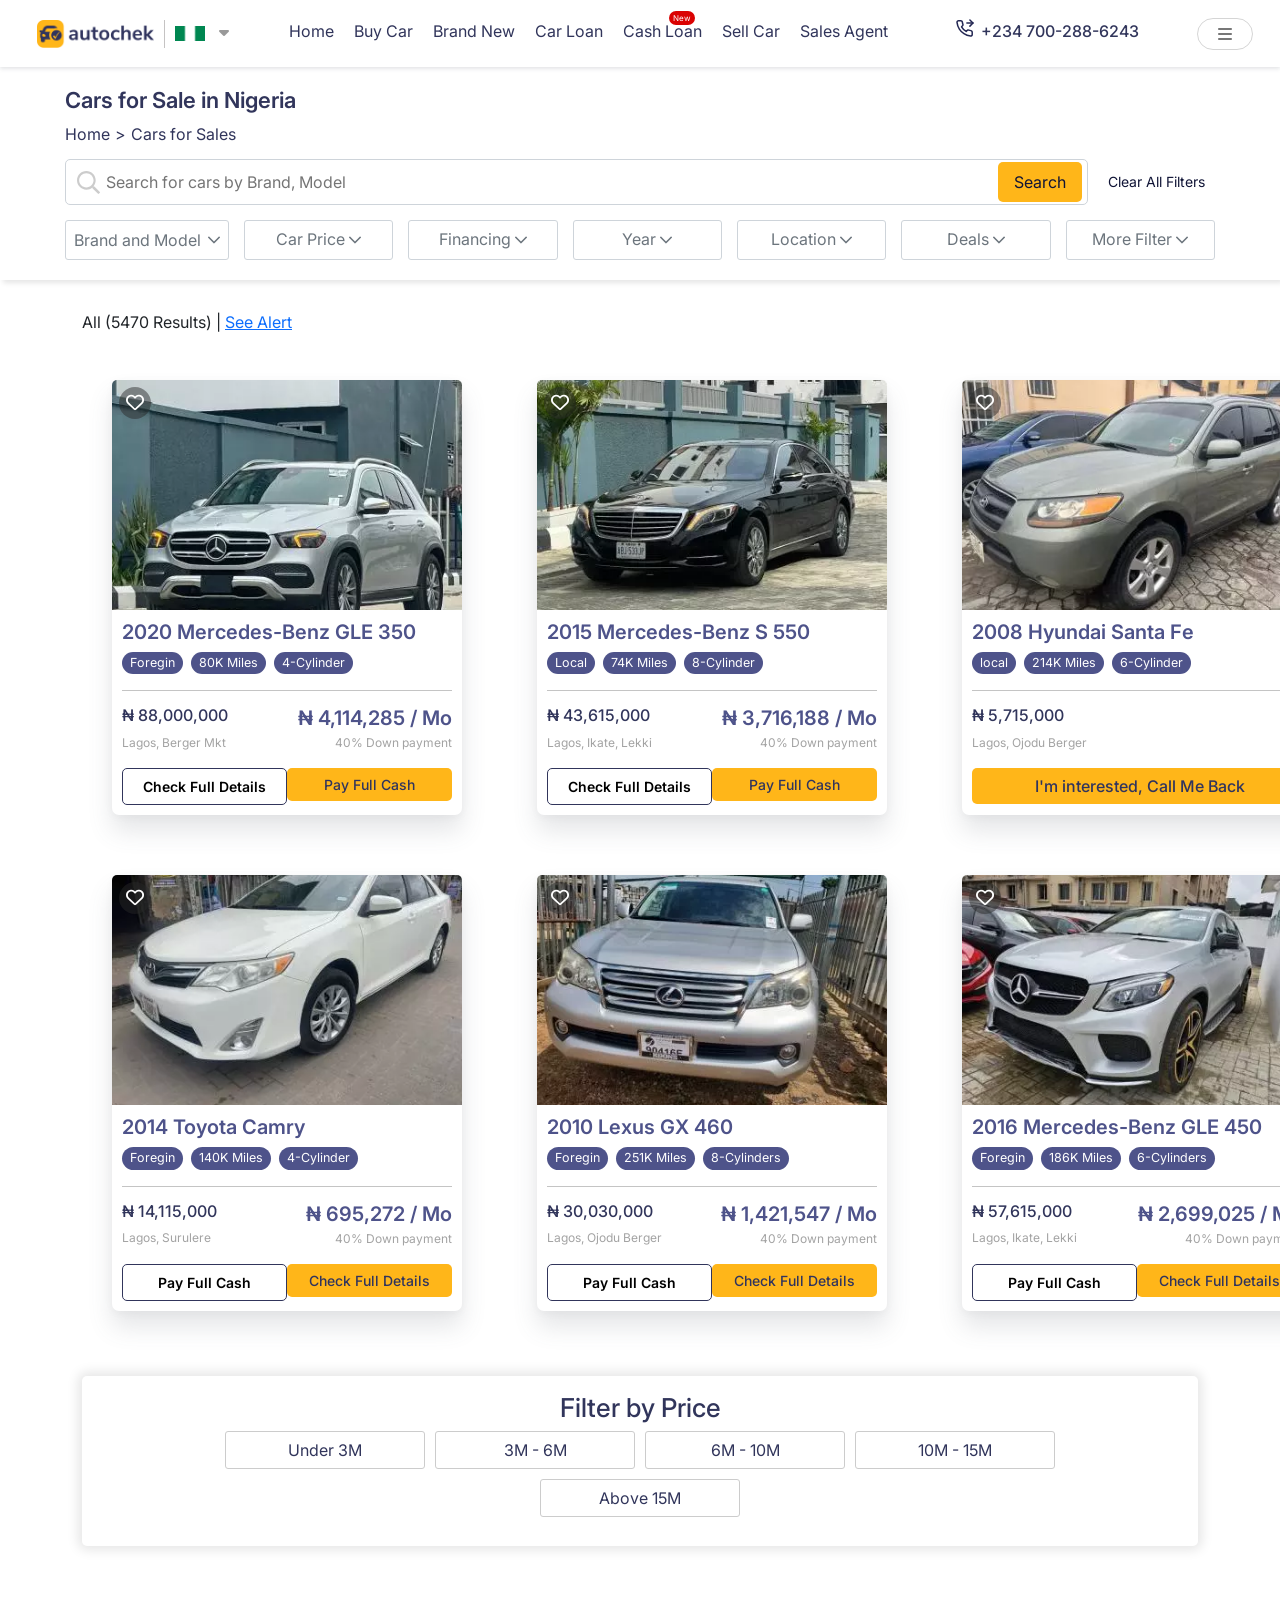
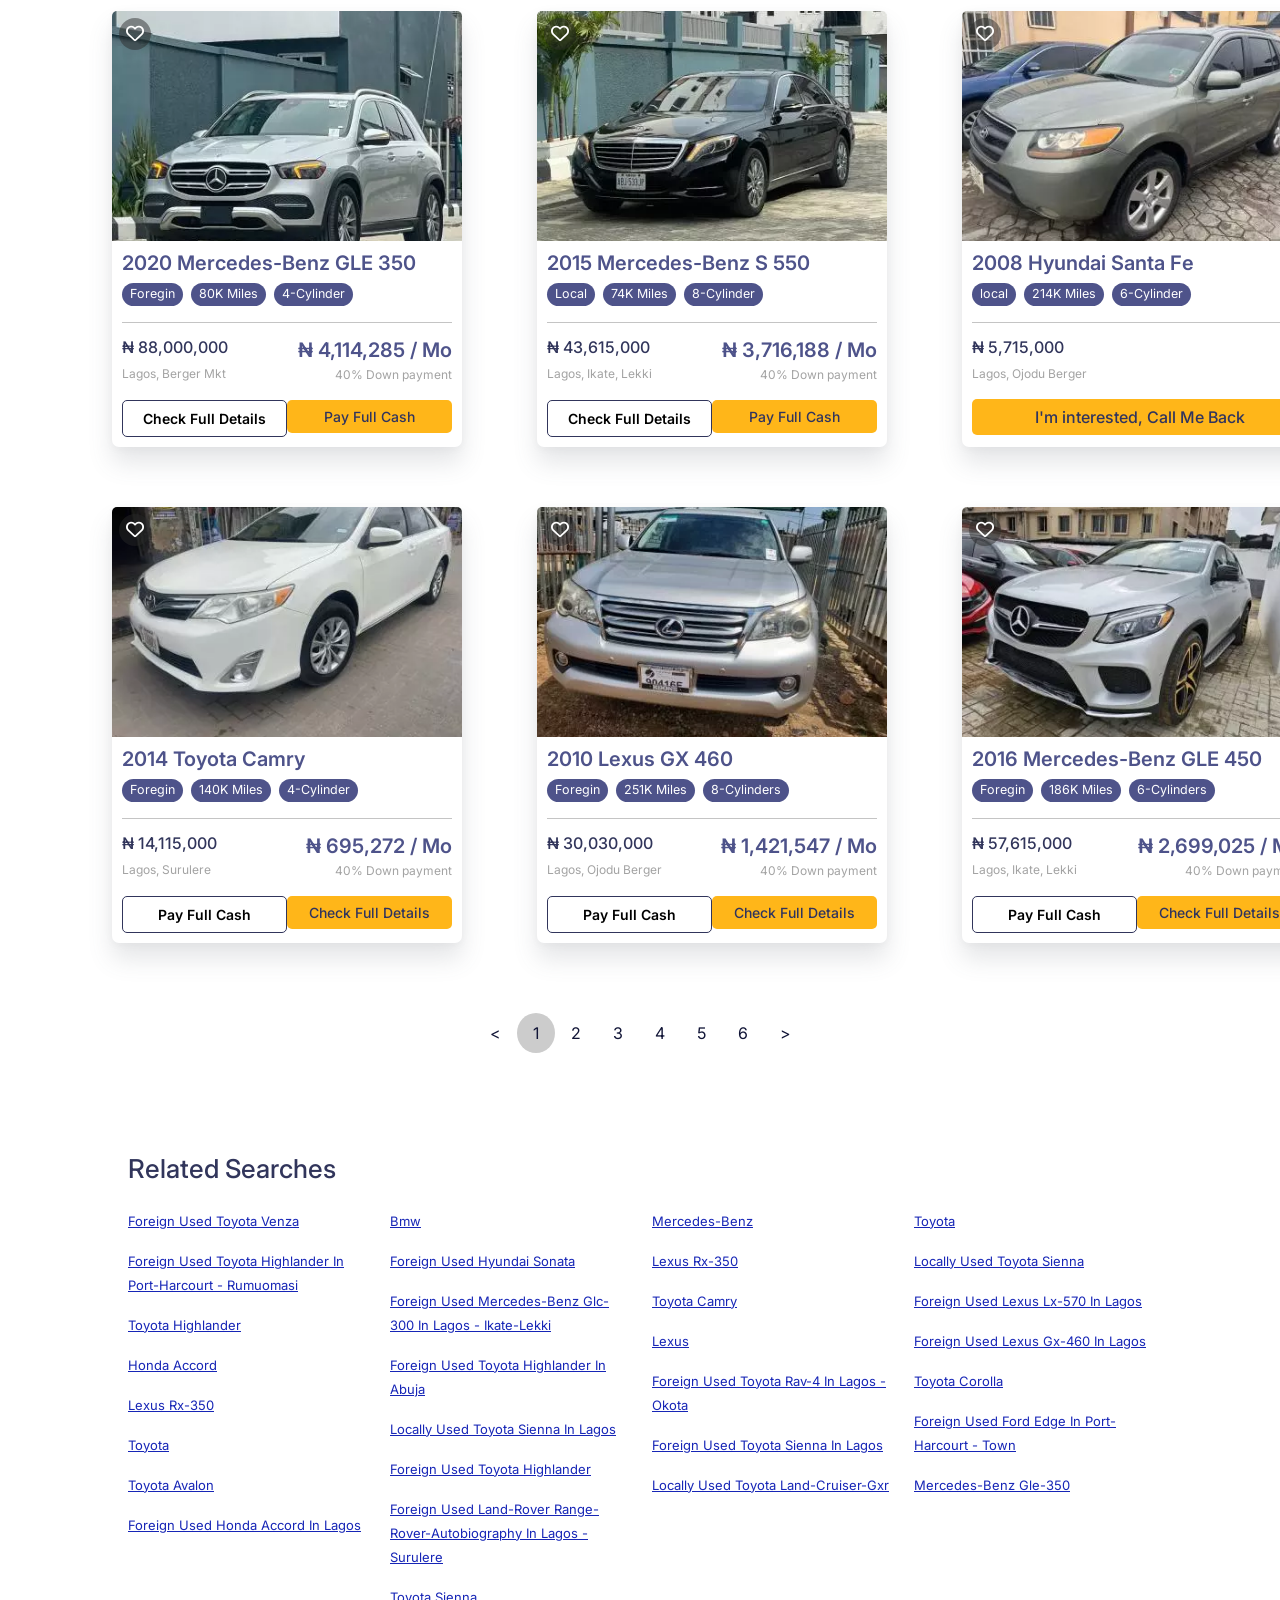
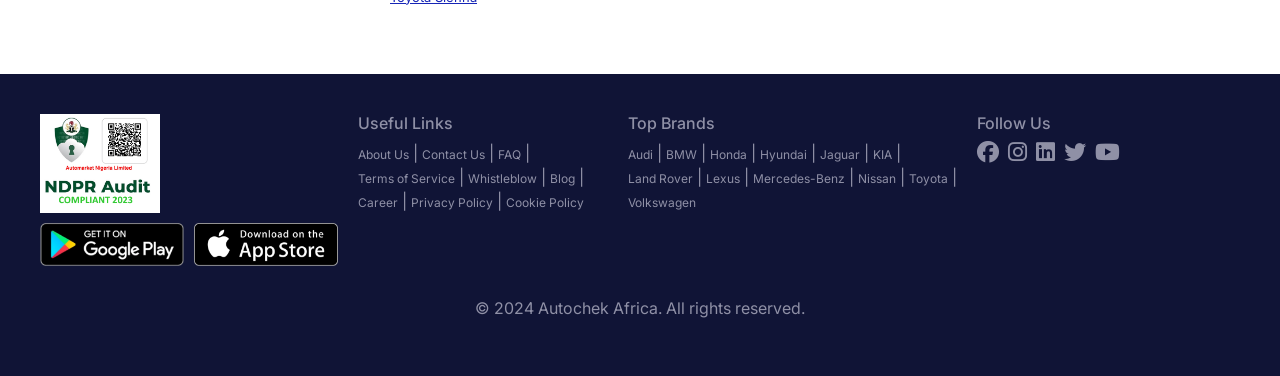
<file: carsales.html>
<!DOCTYPE html>
<html lang="en">

<head>
  <meta charset="UTF-8" />
  <meta name="viewport" content="width=device-width, initial-scale=1.0" />
  <title>
    Autochek: Apply for car loans in Nigeria | Buy and Sell Cars | Find new
    and Old Cars
  </title>
  <link href="https://cdn.jsdelivr.net/npm/bootstrap@5.3.0/dist/css/bootstrap.min.css" rel="stylesheet">
  <link rel="shortcut icon" href="assets/images/favicon.ico" type="image/x-icon">
  <link rel="stylesheet" href="assets/filter.css" />
  <link rel="stylesheet" href="assets/nav.css" />
  <link rel="stylesheet" href="assets/cards.css" />
  <link rel="stylesheet" href="assets/modal.css" />
  <link rel="stylesheet" href="assets/footer.css" />
  <link rel="stylesheet" href="assets/style.css" />
  <link rel="stylesheet" href="https://cdnjs.cloudflare.com/ajax/libs/font-awesome/6.5.2/css/all.min.css" />
  <style>
    .btn-outline-secondary:hover {
      color: #6c757d;
      background-color: transparent;
      border-color: #6c757d;
    }
    .btn-outline-secondary:focus {
      color: #6c757d;
      background-color: transparent;
      border-color: #6c757d;
    }
  </style>
</head>

<body>
  <nav>
    <div class="navbar">
      <div class="container">
        <div class="logo">
          <img src="assets/images/logo.webp" alt="" style="border-right: 1px solid #c5c3c3" />
          <div class="country">
            <img src="assets/images/ng.webp" alt="" />
            <i class="fa fa-caret-down" style="color: #999"></i>
          </div>
        </div>
        <div class="list">
          <ul>
            <li><a href="index.html">Home</a></li>
            <li><a href="carsales.html">Buy Car</a></li>
            <li><a href="newcars.html">Brand New</a></li>
            <li><a href="carloan.html">Car Loan</a></li>
            <li class="new"><a href="cashloan.html">Cash Loan</a></li>
            <p class="newd">New</p>
            <li><a href="sellcar.html">Sell Car</a></li>
            <li><a href="salesag.html">Sales Agent</a></li>
          </ul>
        </div>
        <div class="number">
          <a href="tel: +2347002886243">
            <svg width="18" height="18" viewBox="0 0 18 18" fill="none" xmlns="http://www.w3.org/2000/svg">
              <path d="M13.9121 1L16.9702 4.05812L13.9121 7.11625" stroke="#232753" stroke-width="1.5"
                stroke-linecap="round" stroke-linejoin="round"></path>
              <path d="M10.8535 4.05762H16.9698" stroke="#232753" stroke-width="1.5" stroke-linecap="round"
                stroke-linejoin="round"></path>
              <path
                d="M16.2051 13.1715V15.4651C16.2059 15.678 16.1623 15.8888 16.077 16.0839C15.9917 16.279 15.8666 16.4541 15.7097 16.598C15.5528 16.742 15.3676 16.8516 15.1659 16.9198C14.9642 16.988 14.7505 17.0133 14.5384 16.9942C12.1858 16.7386 9.92599 15.9347 7.9405 14.6471C6.09326 13.4733 4.52713 11.9071 3.35332 10.0599C2.06124 8.06538 1.25716 5.79456 1.00621 3.4314C0.9871 3.21998 1.01223 3.0069 1.07998 2.80573C1.14774 2.60455 1.25664 2.41969 1.39976 2.26291C1.54288 2.10613 1.71707 1.98086 1.91125 1.89509C2.10543 1.80932 2.31534 1.76492 2.52762 1.76472H4.82121C5.19225 1.76107 5.55195 1.89246 5.83327 2.1344C6.1146 2.37634 6.29835 2.71232 6.35028 3.07972C6.44708 3.81372 6.62662 4.53441 6.88545 5.22805C6.98831 5.50169 7.01057 5.79909 6.9496 6.085C6.88862 6.3709 6.74696 6.63334 6.54141 6.84121L5.57046 7.81216C6.65881 9.7262 8.2436 11.311 10.1576 12.3993L11.1286 11.4284C11.3365 11.2228 11.5989 11.0812 11.8848 11.0202C12.1707 10.9592 12.4681 10.9815 12.7418 11.0844C13.4354 11.3432 14.1561 11.5227 14.8901 11.6195C15.2615 11.6719 15.6006 11.859 15.8431 12.1451C16.0856 12.4313 16.2144 12.7966 16.2051 13.1715Z"
                stroke="#232753" stroke-width="1.5" stroke-linecap="round" stroke-linejoin="round"></path>
            </svg>

            <p>+234 700-288-6243</p>
          </a>
        </div>
        <div class="bar" data-bs-toggle="modal" data-bs-target="#myModal">
          <button class="btn">
            <i class="fa fa-bars" style="
                  color: #777;
                  border-radius: 25px;
                  padding: 7px 20px;
                "></i>
          </button>
        </div>
      </div>
    </div>
  </nav>

  <!-- The Modal -->
  <div class="modal-pop-up">
    <div class="modal fade right" id="myModal" tabindex="-1" aria-labelledby="ModalLabel" aria-hidden="true">
      <div class="modal-dialog modal-dialog-centered">
        <div class="modal-content">
          <!-- Modal body -->
          <div class="modal-body">
            <ul>
              <li><a href="login.html">Login</a></li>
              <li><a href="signup.html">Sign Up</a></li>
            </ul>
          </div>
        </div>
      </div>
    </div>
  </div>
  <!-- End of Modal -->

  <div class="filter">
    <div class="search-filter">
      <h1>Cars for Sale in Nigeria</h1>
      <div class="breadcrumb">
        <a href="index.html">Home</a> &gt;
        <span>Cars for Sales</span>
      </div>
      <div class="search-bar">
        <svg aria-hidden="true" data-prefix="far" data-icon="search" role="img" xmlns="http://www.w3.org/2000/svg"
          viewBox="0 0 512 512" class="svg-inline--fa fa-search fa-w-16 fa-7x" width="23">
          <path fill="currentColor"
            d="M508.5 468.9L387.1 347.5c-2.3-2.3-5.3-3.5-8.5-3.5h-13.2c31.5-36.5 50.6-84 50.6-136C416 93.1 322.9 0 208 0S0 93.1 0 208s93.1 208 208 208c52 0 99.5-19.1 136-50.6v13.2c0 3.2 1.3 6.2 3.5 8.5l121.4 121.4c4.7 4.7 12.3 4.7 17 0l22.6-22.6c4.7-4.7 4.7-12.3 0-17zM208 368c-88.4 0-160-71.6-160-160S119.6 48 208 48s160 71.6 160 160-71.6 160-160 160z"
            class=""></path>
        </svg>
        <input type="text" placeholder="Search for cars by Brand, Model" />
        <button>Search</button>
        <a href="">Clear All Filters</a>
      </div>
      <div class="filters">
        <!-- Button to open modal -->
        <button class="btn btn-outline-secondary d-flex align-items-center" data-bs-toggle="modal"
          data-bs-target="#brandModal">
          Brand and Model
          <svg aria-hidden="true" data-prefix="fal" data-icon="angle-down" role="img" xmlns="http://www.w3.org/2000/svg"
            viewBox="0 0 256 512" class="svg-inline--fa fa-angle-down fa-w-8 fa-7x" width="12">
            <path fill="currentColor"
              d="M119.5 326.9L3.5 209.1c-4.7-4.7-4.7-12.3 0-17l7.1-7.1c4.7-4.7 12.3-4.7 17 0L128 287.3l100.4-102.2c4.7-4.7 12.3-4.7 17 0l7.1 7.1c4.7 4.7 4.7 12.3 0 17L136.5 327c-4.7 4.6-12.3 4.6-17-.1z"
              class=""></path>
          </svg>
        </button>
        <!-- Bootstrap Modal -->
        


        <button class="btn btn-outline-secondary">
          Car Price
          <svg aria-hidden="true" data-prefix="fal" data-icon="angle-down" role="img" xmlns="http://www.w3.org/2000/svg"
            viewBox="0 0 256 512" class="svg-inline--fa fa-angle-down fa-w-8 fa-7x" width="12">
            <path fill="currentColor"
              d="M119.5 326.9L3.5 209.1c-4.7-4.7-4.7-12.3 0-17l7.1-7.1c4.7-4.7 12.3-4.7 17 0L128 287.3l100.4-102.2c4.7-4.7 12.3-4.7 17 0l7.1 7.1c4.7 4.7 4.7 12.3 0 17L136.5 327c-4.7 4.6-12.3 4.6-17-.1z"
              class=""></path>
          </svg>
          </a>
        </button>
        <button class="btn btn-outline-secondary">
          Financing
          <svg aria-hidden="true" data-prefix="fal" data-icon="angle-down" role="img" xmlns="http://www.w3.org/2000/svg"
            viewBox="0 0 256 512" class="svg-inline--fa fa-angle-down fa-w-8 fa-7x" width="12">
            <path fill="currentColor"
              d="M119.5 326.9L3.5 209.1c-4.7-4.7-4.7-12.3 0-17l7.1-7.1c4.7-4.7 12.3-4.7 17 0L128 287.3l100.4-102.2c4.7-4.7 12.3-4.7 17 0l7.1 7.1c4.7 4.7 4.7 12.3 0 17L136.5 327c-4.7 4.6-12.3 4.6-17-.1z"
              class=""></path>
          </svg>
          </a>
        </button>
        <button class="btn btn-outline-secondary">
          Year
          <svg aria-hidden="true" data-prefix="fal" data-icon="angle-down" role="img" xmlns="http://www.w3.org/2000/svg"
            viewBox="0 0 256 512" class="svg-inline--fa fa-angle-down fa-w-8 fa-7x" width="12">
            <path fill="currentColor"
              d="M119.5 326.9L3.5 209.1c-4.7-4.7-4.7-12.3 0-17l7.1-7.1c4.7-4.7 12.3-4.7 17 0L128 287.3l100.4-102.2c4.7-4.7 12.3-4.7 17 0l7.1 7.1c4.7 4.7 4.7 12.3 0 17L136.5 327c-4.7 4.6-12.3 4.6-17-.1z"
              class=""></path>
          </svg>
        </button>
        <button class="btn btn-outline-secondary">
          Location
          <svg aria-hidden="true" data-prefix="fal" data-icon="angle-down" role="img" xmlns="http://www.w3.org/2000/svg"
            viewBox="0 0 256 512" class="svg-inline--fa fa-angle-down fa-w-8 fa-7x" width="12">
            <path fill="currentColor"
              d="M119.5 326.9L3.5 209.1c-4.7-4.7-4.7-12.3 0-17l7.1-7.1c4.7-4.7 12.3-4.7 17 0L128 287.3l100.4-102.2c4.7-4.7 12.3-4.7 17 0l7.1 7.1c4.7 4.7 4.7 12.3 0 17L136.5 327c-4.7 4.6-12.3 4.6-17-.1z"
              class=""></path>
          </svg>
        </button>
        <button class="btn btn-outline-secondary">
          Deals
          <svg aria-hidden="true" data-prefix="fal" data-icon="angle-down" role="img" xmlns="http://www.w3.org/2000/svg"
            viewBox="0 0 256 512" class="svg-inline--fa fa-angle-down fa-w-8 fa-7x" width="12">
            <path fill="currentColor"
              d="M119.5 326.9L3.5 209.1c-4.7-4.7-4.7-12.3 0-17l7.1-7.1c4.7-4.7 12.3-4.7 17 0L128 287.3l100.4-102.2c4.7-4.7 12.3-4.7 17 0l7.1 7.1c4.7 4.7 4.7 12.3 0 17L136.5 327c-4.7 4.6-12.3 4.6-17-.1z"
              class=""></path>
          </svg>
        </button>
        <button class="btn btn-outline-secondary">
          More Filter
          <svg aria-hidden="true" data-prefix="fal" data-icon="angle-down" role="img" xmlns="http://www.w3.org/2000/svg"
            viewBox="0 0 256 512" class="svg-inline--fa fa-angle-down fa-w-8 fa-7x" width="12">
            <path fill="currentColor"
              d="M119.5 326.9L3.5 209.1c-4.7-4.7-4.7-12.3 0-17l7.1-7.1c4.7-4.7 12.3-4.7 17 0L128 287.3l100.4-102.2c4.7-4.7 12.3-4.7 17 0l7.1 7.1c4.7 4.7 4.7 12.3 0 17L136.5 327c-4.7 4.6-12.3 4.6-17-.1z"
              class=""></path>
          </svg>
        </button>
      </div>


    </div>
  </div>

  <!-- Modal -->
  <div class="brandmodal">
    <div class="modal fade" id="brandModal" tabindex="-1" aria-labelledby="brandModalLabel" aria-hidden="true">
      <div class="modal-dialog">
        <div class="modal-content">
          <div class="modal-body p-0">
            <div class="searchbox mx-auto">
              <h3>Brand</h3>
              <div class="input-group">
                <input type="search" class="form-control" style="height: 35px;">
                <button class="btn p-0">
                  <svg xmlns="http://www.w3.org/2000/svg" viewBox="0 0 320 512" width="10">
                    <path
                      d="M137.4 374.6c12.5 12.5 32.8 12.5 45.3 0l128-128c9.2-9.2 11.9-22.9 6.9-34.9s-16.6-19.8-29.6-19.8L32 192c-12.9 0-24.6 7.8-29.6 19.8s-2.2 25.7 6.9 34.9l128 128z" />
                  </svg>
                </button>
              </div>
            </div>
            <div class="suggestions">
              <h3>SUGGESTED BRANDS</h3>
              <div class="car-button">
                <button class="btn">Audi</button>
                <button class="btn">BMW</button>
                <button class="btn">Hyundai</button>
                <button class="btn">Jaguar</button>
                <button class="btn">KIA</button>
                <button class="btn">Land Rover</button>
                <button class="btn">Lexus</button>
                <button class="btn">Mercedes-Benz</button>
                <button class="btn">Nissan</button>
                <button class="btn">Toyota</button>
                <button class="btn">Volkswagen</button>
              </div>
              <hr>
              <h3>OTHER BRANDS</h3>
              <div class="car-button">
                <button class="btn">Acura</button>
                <button class="btn">ALFRA ROMEO</button>
                <button class="btn">Audi</button>
                <button class="btn">BMW</button>
                <button class="btn">BYD</button>
                <button class="btn">Cadilac</button>
                <button class="btn">Chana</button>
                <button class="btn">CHANGAN</button>
                <button class="btn">CHERY</button>
                <button class="btn">Chevrolet</button>
                <button class="btn">Citroen</button>
                <button class="btn">Dodge</button>
                <button class="btn">DONGFENG</button>
                <button class="btn">FIAT</button>
                <button class="btn">FORD</button>
                <button class="btn">Foton</button>
                <button class="btn">GAC</button>
                <button class="btn">GEELY</button>
                <button class="btn">Honda</button>
                <button class="btn">Hyundai</button>
                <button class="btn">Infiniti</button>
                <button class="btn">INNOSON</button>
                <button class="btn">Isuzu</button>
                <button class="btn">Jaguar</button>
                <button class="btn">JEEP</button>
                <button class="btn">KIA</button>
                <button class="btn">Lamborghini</button>
                <button class="btn">Land Rover</button>
                <button class="btn">Lexus</button>
                <button class="btn">Meserati</button>
                <button class="btn">MINI</button>
                <button class="btn">Mitsubishi</button>
                <button class="btn">Nissan</button>
                <button class="btn">Peugeot</button>
                <button class="btn">Pontiac</button>
                <button class="btn">PORSCHE</button>
                <button class="btn">RANGE ROVER</button>
                <button class="btn">Renault</button>
                <button class="btn">Rolls-Royce</button>
                <button class="btn">Saturn</button>
                <button class="btn">Suzuki</button>
                <button class="btn">Toyota</button>
                <button class="btn">Volkswagen</button>
                <button class="btn">Volvo</button>
                <button class="btn">ZOYTE</button>
              </div>
              <hr>
            </div>
            <div class="apply">
              <button class="btn" data-bs-dismiss="modal">Apply</button>
            </div>
          </div>
        </div>
      </div>
    </div>
  </div>

  <div class="car-cards">
    <div class="container">
      <p>All (5470 Results) | <a href="">See Alert</a></p>
      <div class="cars">
        <div class="cards">
          <div class="Mercedes-Benz-GLE">
            <div class="content">
              <div class="img">
                <i class="fa-regular fa-heart"></i>
              </div>
              <div class="detail">
                <h6>2020 Mercedes-Benz GLE 350</h6>
                <div class="details">
                  <p>Foregin</p>
                  <p>80K Miles</p>
                  <p>4-Cylinder</p>
                </div>
                <div class="buy">
                  <div class="full">
                    <h5>₦ 88,000,000</h5>
                    <p>Lagos, Berger Mkt</p>
                  </div>
                  <div class="part">
                    <h4>₦ 4,114,285 / Mo</h4>
                    <p>40% Down payment</p>
                  </div>
                </div>
                <div class="purchase">
                  <div class="pay">
                    <button class="btn-custom" style="position: relative;">Check Full Details</button>
                  </div>
                  <div class="loan">
                    <button class="btn-custom">Pay Full Cash</button>
                  </div>
                </div>
              </div>
            </div>
          </div>
        </div>
        <div class="cards">
          <div class="Mercedes-Benz-2015">
            <div class="content">
              <div class="img">
                <i class="fa-regular fa-heart"></i>
              </div>
              <div class="detail">
                <h6>2015 Mercedes-Benz S 550</h6>
                <div class="details">
                  <p>Local</p>
                  <p>74K Miles</p>
                  <p>8-Cylinder</p>
                </div>
                <div class="buy">
                  <div class="full">
                    <h5>₦ 43,615,000</h5>
                    <p>Lagos, Ikate, Lekki</p>
                  </div>
                  <div class="part">
                    <h4>₦ 3,716,188 / Mo</h4>
                    <p>40% Down payment</p>
                  </div>
                </div>
                <div class="purchase">
                  <div class="pay">
                    <button class="btn-custom" style="position: relative;">Check Full Details</button>
                  </div>
                  <div class="loan">
                    <button class="btn-custom">Pay Full Cash</button>
                  </div>
                </div>
              </div>
            </div>
          </div>
        </div>
        <div class="cards">
          <div class="hyundai2008">
            <div class="content">
              <div class="img">
                <i class="fa-regular fa-heart"></i>
              </div>
              <div class="detail">
                <h6>2008 Hyundai Santa Fe</h6>
                <div class="details">
                  <p>local</p>
                  <p>214K Miles</p>
                  <p>6-Cylinder</p>
                </div>
                <div class="buy">
                  <div class="full">
                    <h5>₦ 5,715,000</h5>
                    <p>Lagos, Ojodu Berger</p>
                  </div>
                </div>
                <div class="purchase">
                  <div class="loan2">
                    <button class="btn-custom">
                      I'm interested, Call Me Back
                    </button>
                  </div>
                </div>
              </div>
            </div>
          </div>
        </div>
      </div>
      <div class="cars">
        <div class="cards">
          <div class="camry2006">
            <div class="content">
              <div class="img">
                <i class="fa-regular fa-heart"></i>
              </div>
              <div class="detail">
                <h6>2014 Toyota Camry</h6>
                <div class="details">
                  <p>Foregin</p>
                  <p>140K Miles</p>
                  <p>4-Cylinder</p>
                </div>
                <div class="buy">
                  <div class="full">
                    <h5>₦ 14,115,000</h5>
                    <p>Lagos, Surulere</p>
                  </div>
                  <div class="part">
                    <h4>₦ 695,272 / Mo</h4>
                    <p>40% Down payment</p>
                  </div>
                </div>
                <div class="purchase">
                  <div class="pay">
                    <button class="btn-custom">Pay Full Cash</button>
                  </div>
                  <div class="loan">
                    <button class="btn-custom">Check Full Details</button>
                  </div>
                </div>
              </div>
            </div>
          </div>
        </div>
        <div class="cards">
          <div class="lexus2010">
            <div class="content">
              <div class="img">
                <i class="fa-regular fa-heart"></i>
              </div>
              <div class="detail">
                <h6>2010 Lexus GX 460</h6>
                <div class="details">
                  <p>Foregin</p>
                  <p>251K Miles</p>
                  <p>8-Cylinders</p>
                </div>
                <div class="buy">
                  <div class="full">
                    <h5>₦ 30,030,000</h5>
                    <p>Lagos, Ojodu Berger</p>
                  </div>
                  <div class="part">
                    <h4>₦ 1,421,547 / Mo</h4>
                    <p>40% Down payment</p>
                  </div>
                </div>
                <div class="purchase">
                  <div class="pay">
                    <button class="btn-custom">Pay Full Cash</button>
                  </div>
                  <div class="loan">
                    <button class="btn-custom">Check Full Details</button>
                  </div>
                </div>
              </div>
            </div>
          </div>
        </div>
        <div class="cards">
          <div class="Mercedes-Benz-2016">
            <div class="content">
              <div class="img">
                <i class="fa-regular fa-heart"></i>
              </div>
              <div class="detail">
                <h6>2016 Mercedes-Benz GLE 450</h6>
                <div class="details">
                  <p>Foregin</p>
                  <p>186K Miles</p>
                  <p>6-Cylinders</p>
                </div>
                <div class="buy">
                  <div class="full">
                    <h5>₦ 57,615,000</h5>
                    <p>Lagos, Ikate, Lekki</p>
                  </div>
                  <div class="part">
                    <h4>₦ 2,699,025 / Mo</h4>
                    <p>40% Down payment</p>
                  </div>
                </div>
                <div class="purchase">
                  <div class="pay">
                    <button class="btn-custom">Pay Full Cash</button>
                  </div>
                  <div class="loan">
                    <button class="btn-custom">Check Full Details</button>
                  </div>
                </div>
              </div>
            </div>
          </div>
        </div>
      </div>
      <div class="price-filter">
        <div class="container">
          <h3>Filter by Price</h3>
          <div class="range">
            <button>Under 3M</button>
            <button>3M - 6M</button>
            <button>6M - 10M</button>
            <button>10M - 15M</button>
            <button>Above 15M</button>
          </div>
        </div>
      </div>
      <div class="cars">
        <div class="cards">
          <div class="Mercedes-Benz-GLE">
            <div class="content">
              <div class="img">
                <i class="fa-regular fa-heart"></i>
              </div>
              <div class="detail">
                <h6>2020 Mercedes-Benz GLE 350</h6>
                <div class="details">
                  <p>Foregin</p>
                  <p>80K Miles</p>
                  <p>4-Cylinder</p>
                </div>
                <div class="buy">
                  <div class="full">
                    <h5>₦ 88,000,000</h5>
                    <p>Lagos, Berger Mkt</p>
                  </div>
                  <div class="part">
                    <h4>₦ 4,114,285 / Mo</h4>
                    <p>40% Down payment</p>
                  </div>
                </div>
                <div class="purchase">
                  <div class="pay">
                    <button class="btn-custom" style="position: relative;">Check Full Details</button>
                  </div>
                  <div class="loan">
                    <button class="btn-custom">Pay Full Cash</button>
                  </div>
                </div>
              </div>
            </div>
          </div>
        </div>
        <div class="cards">
          <div class="Mercedes-Benz-2015">
            <div class="content">
              <div class="img">
                <i class="fa-regular fa-heart"></i>
              </div>
              <div class="detail">
                <h6>2015 Mercedes-Benz S 550</h6>
                <div class="details">
                  <p>Local</p>
                  <p>74K Miles</p>
                  <p>8-Cylinder</p>
                </div>
                <div class="buy">
                  <div class="full">
                    <h5>₦ 43,615,000</h5>
                    <p>Lagos, Ikate, Lekki</p>
                  </div>
                  <div class="part">
                    <h4>₦ 3,716,188 / Mo</h4>
                    <p>40% Down payment</p>
                  </div>
                </div>
                <div class="purchase">
                  <div class="pay">
                    <button class="btn-custom" style="position: relative;">Check Full Details</button>
                  </div>
                  <div class="loan">
                    <button class="btn-custom">Pay Full Cash</button>
                  </div>
                </div>
              </div>
            </div>
          </div>
        </div>
        <div class="cards">
          <div class="hyundai2008">
            <div class="content">
              <div class="img">
                <i class="fa-regular fa-heart"></i>
              </div>
              <div class="detail">
                <h6>2008 Hyundai Santa Fe</h6>
                <div class="details">
                  <p>local</p>
                  <p>214K Miles</p>
                  <p>6-Cylinder</p>
                </div>
                <div class="buy">
                  <div class="full">
                    <h5>₦ 5,715,000</h5>
                    <p>Lagos, Ojodu Berger</p>
                  </div>
                </div>
                <div class="purchase">
                  <div class="loan2">
                    <button class="btn-custom">
                      I'm interested, Call Me Back
                    </button>
                  </div>
                </div>
              </div>
            </div>
          </div>
        </div>
      </div>
      <div class="cars">
        <div class="cards">
          <div class="camry2006">
            <div class="content">
              <div class="img">
                <i class="fa-regular fa-heart"></i>
              </div>
              <div class="detail">
                <h6>2014 Toyota Camry</h6>
                <div class="details">
                  <p>Foregin</p>
                  <p>140K Miles</p>
                  <p>4-Cylinder</p>
                </div>
                <div class="buy">
                  <div class="full">
                    <h5>₦ 14,115,000</h5>
                    <p>Lagos, Surulere</p>
                  </div>
                  <div class="part">
                    <h4>₦ 695,272 / Mo</h4>
                    <p>40% Down payment</p>
                  </div>
                </div>
                <div class="purchase">
                  <div class="pay">
                    <button class="btn-custom">Pay Full Cash</button>
                  </div>
                  <div class="loan">
                    <button class="btn-custom">Check Full Details</button>
                  </div>
                </div>
              </div>
            </div>
          </div>
        </div>
        <div class="cards">
          <div class="lexus2010">
            <div class="content">
              <div class="img">
                <i class="fa-regular fa-heart"></i>
              </div>
              <div class="detail">
                <h6>2010 Lexus GX 460</h6>
                <div class="details">
                  <p>Foregin</p>
                  <p>251K Miles</p>
                  <p>8-Cylinders</p>
                </div>
                <div class="buy">
                  <div class="full">
                    <h5>₦ 30,030,000</h5>
                    <p>Lagos, Ojodu Berger</p>
                  </div>
                  <div class="part">
                    <h4>₦ 1,421,547 / Mo</h4>
                    <p>40% Down payment</p>
                  </div>
                </div>
                <div class="purchase">
                  <div class="pay">
                    <button class="btn-custom">Pay Full Cash</button>
                  </div>
                  <div class="loan">
                    <button class="btn-custom">Check Full Details</button>
                  </div>
                </div>
              </div>
            </div>
          </div>
        </div>
        <div class="cards">
          <div class="Mercedes-Benz-2016">
            <div class="content">
              <div class="img">
                <i class="fa-regular fa-heart"></i>
              </div>
              <div class="detail">
                <h6>2016 Mercedes-Benz GLE 450</h6>
                <div class="details">
                  <p>Foregin</p>
                  <p>186K Miles</p>
                  <p>6-Cylinders</p>
                </div>
                <div class="buy">
                  <div class="full">
                    <h5>₦ 57,615,000</h5>
                    <p>Lagos, Ikate, Lekki</p>
                  </div>
                  <div class="part">
                    <h4>₦ 2,699,025 / Mo</h4>
                    <p>40% Down payment</p>
                  </div>
                </div>
                <div class="purchase">
                  <div class="pay">
                    <button class="btn-custom">Pay Full Cash</button>
                  </div>
                  <div class="loan">
                    <button class="btn-custom">Check Full Details</button>
                  </div>
                </div>
              </div>
            </div>
          </div>
        </div>
      </div>
      <div class="page">
        <div class="pagination">
          <a href="#">&lt;</a>
          <a class="active" href="#">1</a>
          <a href="#">2</a>
          <a href="#">3</a>
          <a href="#">4</a>
          <a href="#">5</a>
          <a href="#">6</a>
          <a href="#">&gt;</a>
        </div>
      </div>
    </div>
  </div>
  
  <div class="related-links">
    <h3>Related Searches</h3>
    <div class="all-links">
      <div class="row">
        <div class="col-md-3">
          <ul>
            <li>
              <a href="">
                foreign used toyota venza
              </a>
            </li>
            <li>
              <a href="">
                foreign used toyota highlander in port-harcourt - rumuomasi
              </a>
            </li>
            <li>
              <a href="">
                Toyota highlander
              </a>
            </li>
            <li>
              <a href="">
                honda accord
              </a>
            </li>
            <li>
              <a href="">
                Lexus rx-350
              </a>
            </li>
            <li>
              <a href="">
                toyota
              </a>
            </li>
            <li>
              <a href="">
                toyota avalon
              </a>
            </li>
            <li>
              <a href="">
                foreign used honda accord in lagos
              </a>
            </li>
          </ul>
        </div>
        <div class="col-md-3">
          <ul>
            <li>
              <a href="">
                bmw
              </a>
            </li>
            <li>
              <a href="">
                foreign used hyundai sonata
              </a>
            </li>
            <li>
              <a href="">
                foreign used mercedes-benz glc-300 in lagos - ikate-lekki
              </a>
            </li>
            <li>
              <a href="">
                foreign used toyota highlander in abuja
              </a>
            </li>
            <li>
              <a href="">
                locally used toyota sienna in lagos
              </a>
            </li>
            <li>
              <a href="">
                foreign used toyota highlander
              </a>
            </li>
            <li>
              <a href="">
                foreign used land-rover range-rover-autobiography in lagos - surulere
              </a>
            </li>
            <li>
              <a href="">
                toyota sienna
              </a>
            </li>
          </ul>
        </div>
        <div class="col-md-3">
          <ul>
            <li>
              <a href="">
                mercedes-benz
              </a>
            </li>
            <li>
              <a href="">
                lexus rx-350
              </a>
            </li>
            <li>
              <a href="">
                toyota camry
              </a>
            </li>
            <li>
              <a href="">
                lexus
              </a>
            </li>
            <li>
              <a href="">
                foreign used toyota rav-4 in lagos - okota
              </a>
            </li>
            <li>
              <a href="">
                foreign used toyota sienna in lagos
              </a>
            </li>
            <li>
              <a href="">
                locally used toyota land-cruiser-gxr
              </a>
            </li>
          </ul>
        </div>
        <div class="col-md-3">
          <ul>
            <li>
              <a href="">
                toyota
              </a>
            </li>
            <li>
              <a href="">
                locally used toyota sienna
              </a>
            </li>
            <li>
              <a href="">
                foreign used lexus lx-570 in lagos
              </a>
            </li>
            <li>
              <a href="">
                foreign used lexus gx-460 in lagos
              </a>
            </li>
            <li>
              <a href="">
                toyota corolla
              </a>
            </li>
            <li>
              <a href="">
                foreign used ford edge in port-harcourt - town
              </a>
            </li>
            <li>
              <a href="">
                mercedes-benz gle-350
              </a>
            </li>
          </ul>
        </div>
      </div>
    </div>
  </div>

  <section>
    <div class="footer">
      <div class="footer-links">
        <div class="download">
          <img src="assets/images/NDPR.png" alt="" />
          <div class="appstore">
            <a href="#"><img src="assets/images/google-play.webp" alt="" /></a>
            <a href="#"><img src="assets/images/appstore.webp" alt="" /></a>
          </div>
        </div>
        <div class="links">
          <div class="useful" style="width: 250px">
            <h5>Useful Links</h5>
            <p>
              <a href="#">About Us</a> | <a href="#">Contact Us</a> |
              <a href="#">FAQ</a> | <br /><a href="#">Terms of Service</a> |
              <a href="#">Whistleblow</a> | <a href="#">Blog</a> | <br /><a
                href="#"
                >Career</a
              >
              | <a href="#">Privacy Policy</a> | <a href="#">Cookie Policy</a>
            </p>
          </div>
        </div>
        <div class="links">
          <h5>Top Brands</h5>
          <p>
            <a href="#">Audi</a> | <a href="#">BMW</a> | <a href="#">Honda</a> |
            <a href="#">Hyundai</a> | <a href="#">Jaguar</a> |
            <a href="#">KIA</a> | <br /><a href="#">Land Rover</a> |
            <a href="#">Lexus</a> | <a href="#">Mercedes-Benz</a> |
            <a href="#">Nissan</a> | <a href="#">Toyota</a> | <br /><a href="#"
              >Volkswagen</a
            >
          </p>
        </div>
        <div class="links">
          <h5>Follow Us</h5>
          <p>
            <a href="#"><i class="fa-brands fa-facebook"></i></a>
            <a href="#"><i class="fa-brands fa-instagram"></i></a>
            <a href="#"><i class="fa-brands fa-linkedin"></i></a>
            <a href="#"><i class="fa-brands fa-twitter"></i></a>
            <a href="#"><i class="fa-brands fa-youtube"></i></a>
          </p>
        </div>
      </div>
      <div class="copyright">
        <p>© 2024 Autochek Africa. All rights reserved.</p>
      </div>
    </div>
  </section>
  
  <script src="https://cdn.jsdelivr.net/npm/bootstrap@5.3.0/dist/js/bootstrap.bundle.min.js"></script>
  
</body>

</html>
</file>
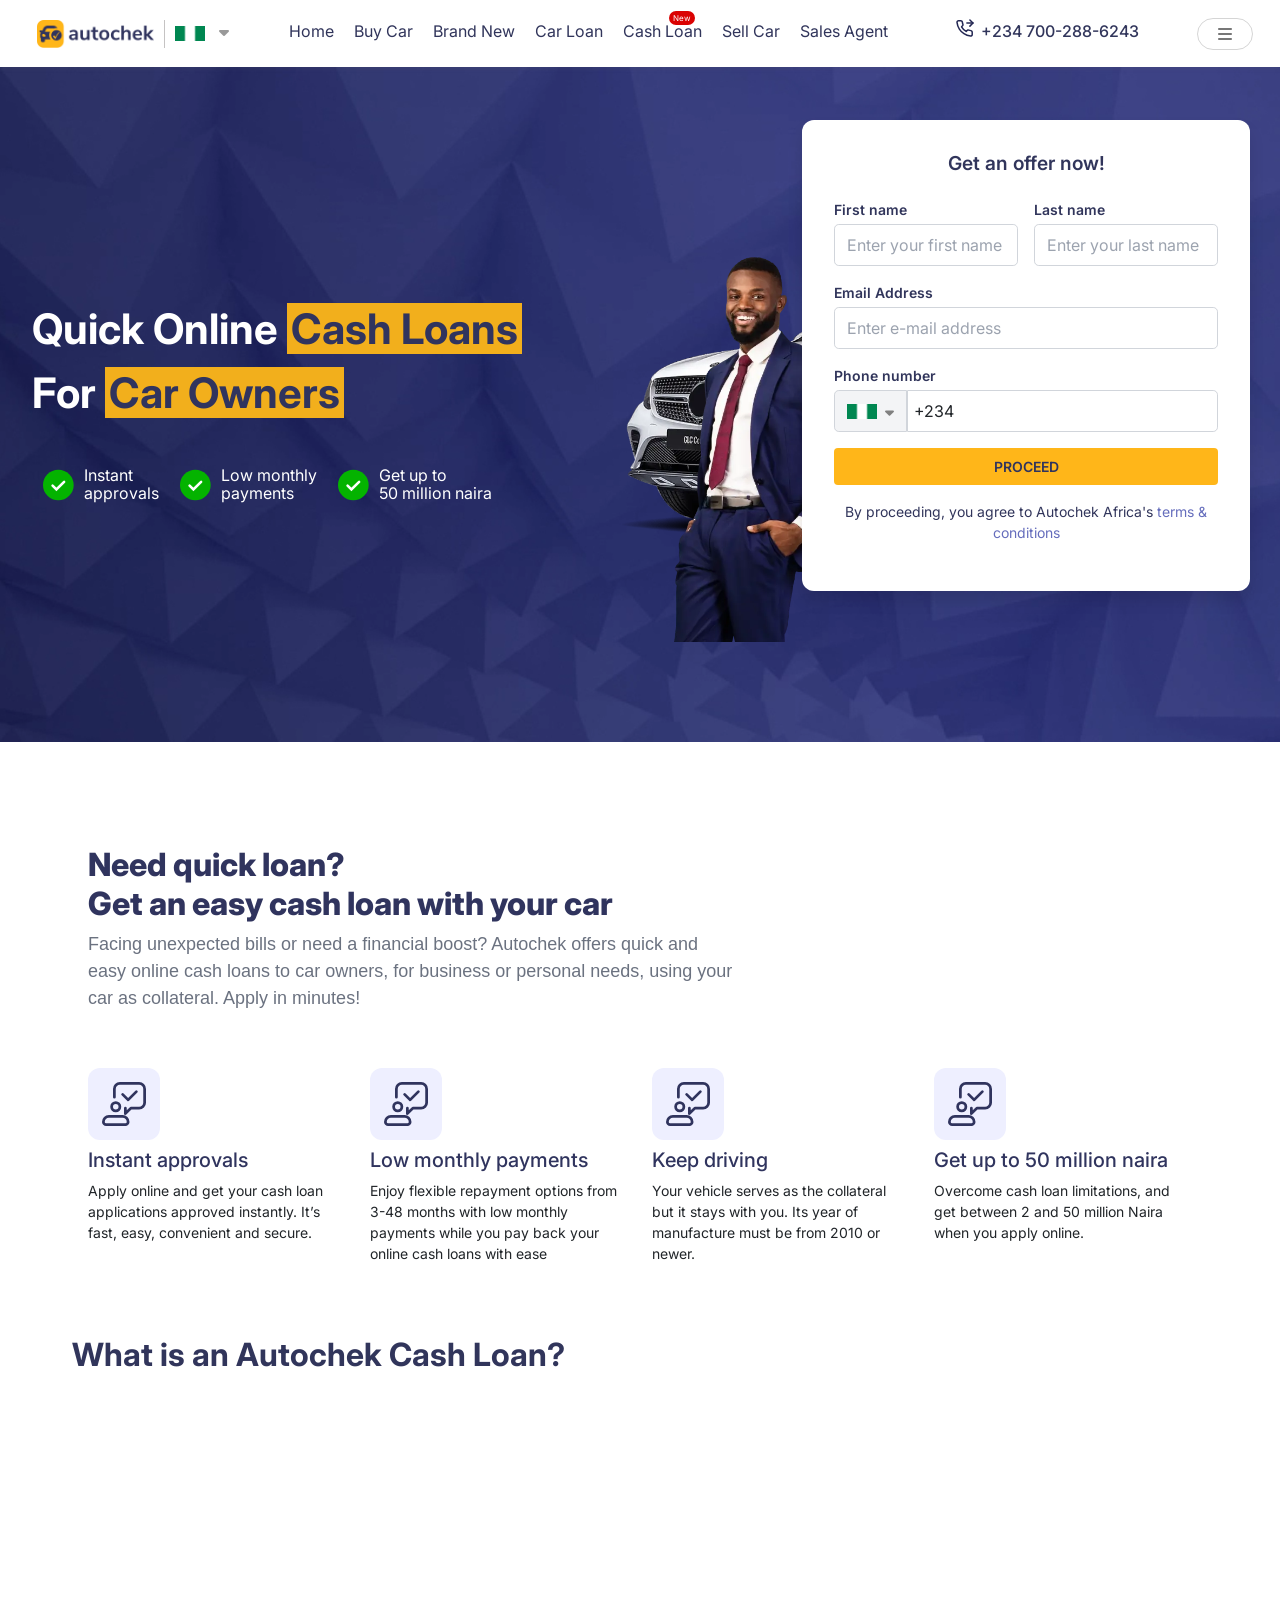
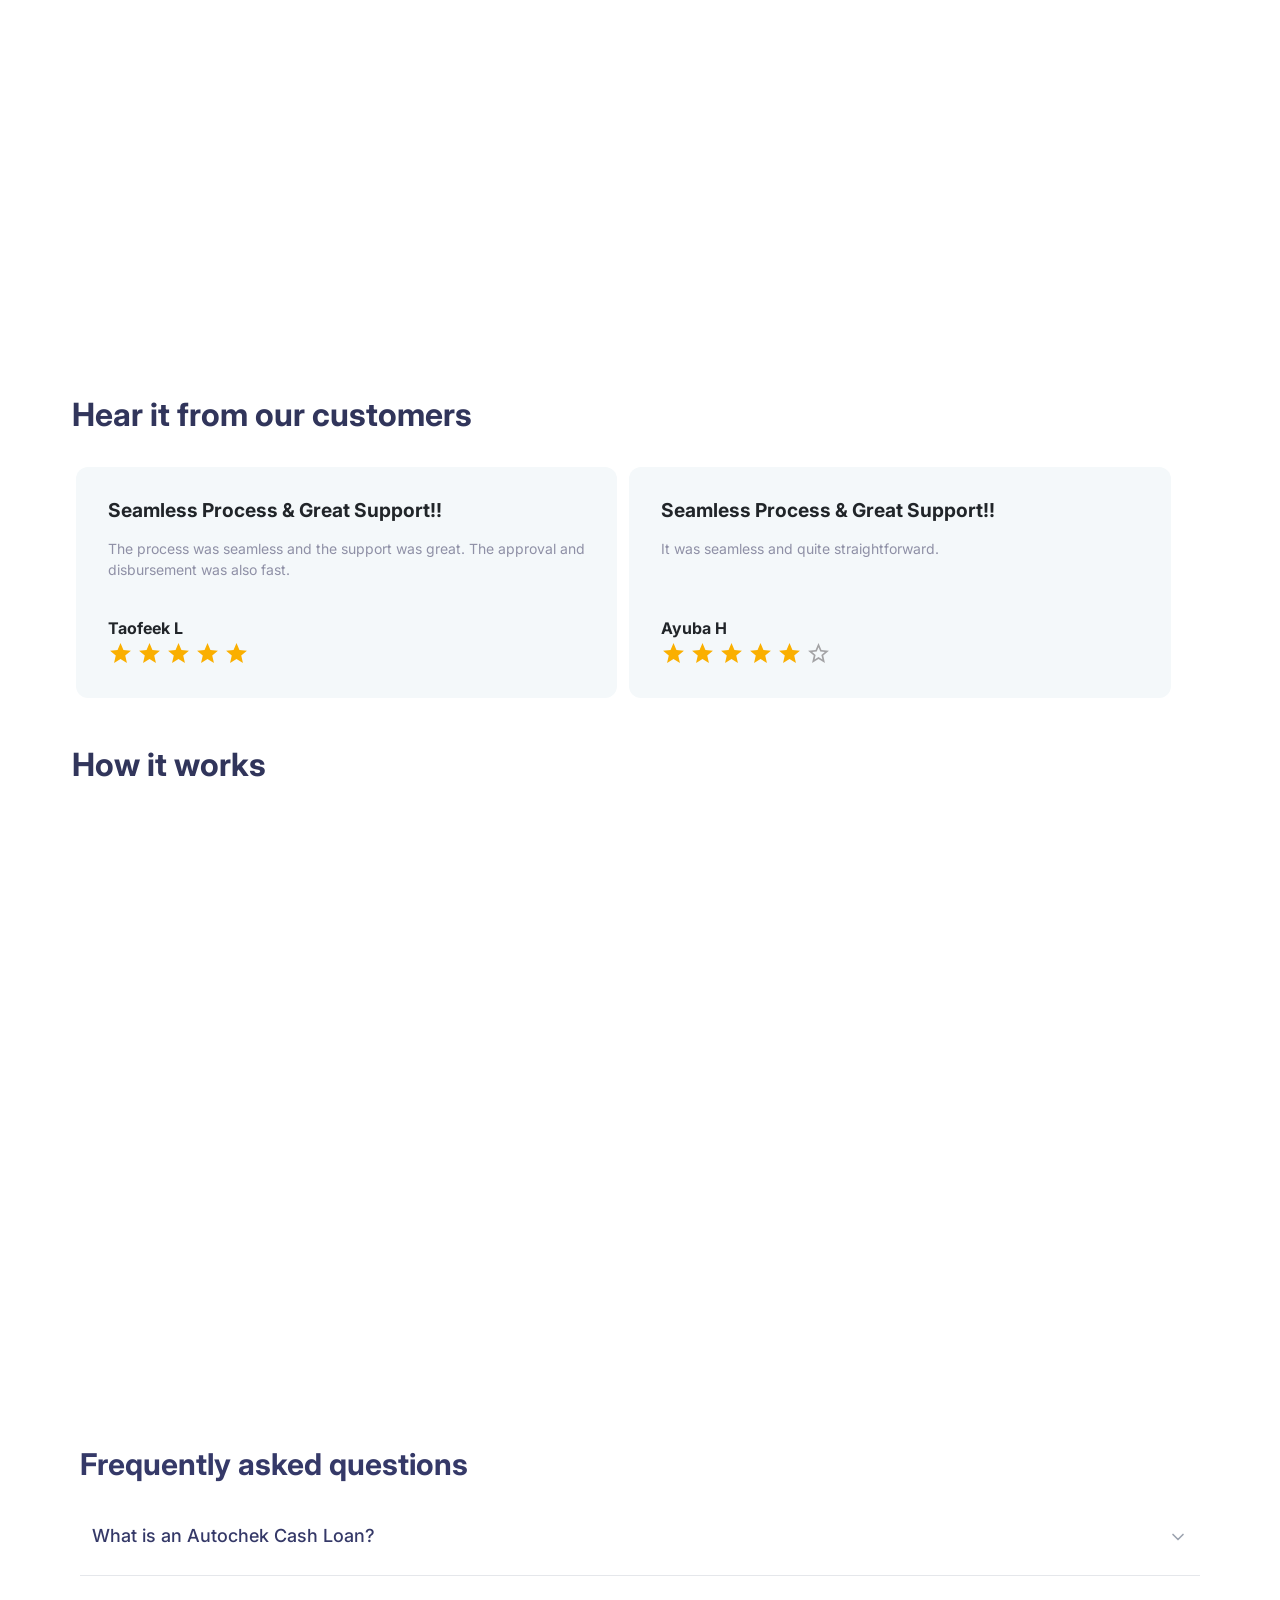
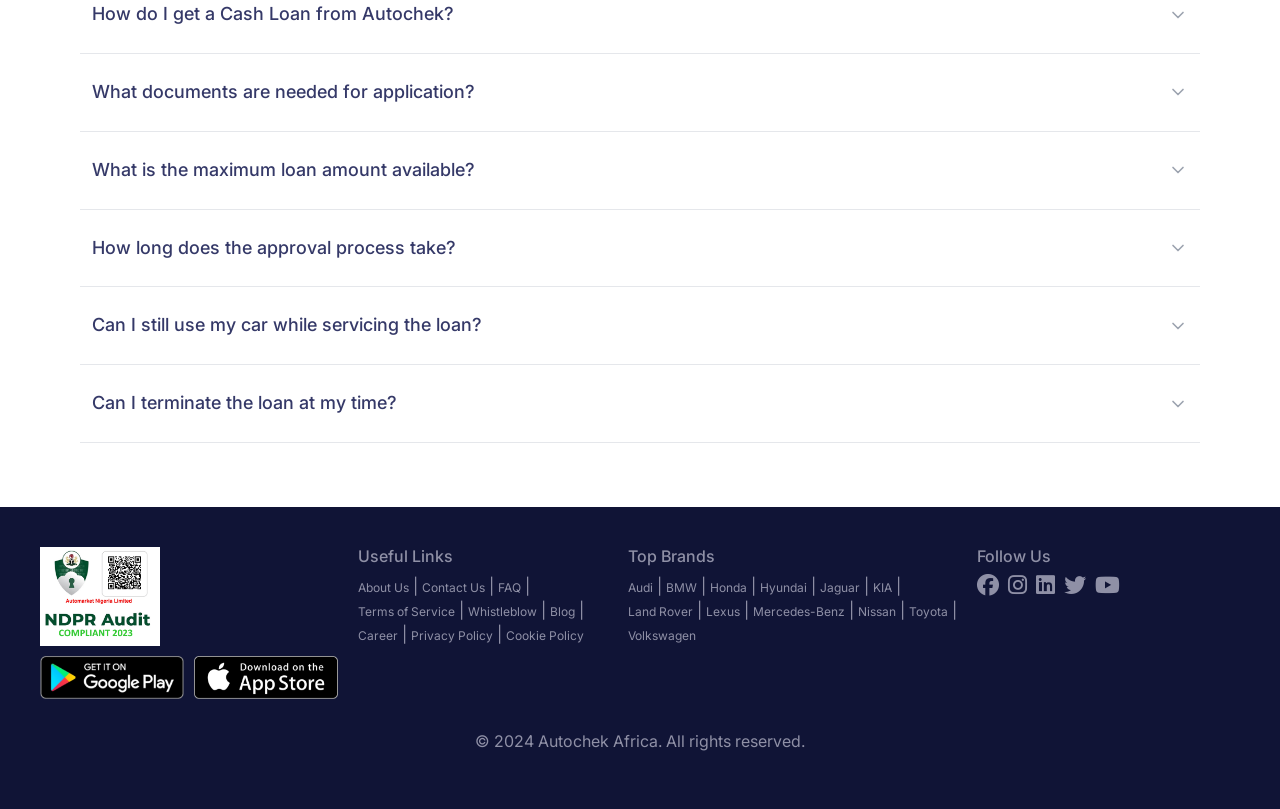
<file: cashloan.html>
<!doctype html>
<html lang="en">
  <head>
    <meta charset="UTF-8" />
    <meta name="viewport" content="width=device-width, initial-scale=1.0" />
    <title>
      Autochek: Apply for car loans in Nigeria | Buy and Sell Cars | Find new
      and Old Cars
    </title>
    <link
      rel="shortcut icon"
      href="assets/images/favicon.ico"
      type="image/x-icon"
    />
<link rel="stylesheet" href="https://cdn.jsdelivr.net/npm/bootstrap@5.3.2/dist/css/bootstrap.min.css" />
    <link
      href="https://cdn.jsdelivr.net/npm/bootstrap@5.3.0/dist/css/bootstrap.min.css"
      rel="stylesheet"
    />
    <link rel="stylesheet" href="assets/style2.css" />
    <link rel="stylesheet" href="assets/nav.css" />
    <link
      rel="stylesheet"
      href="https://cdnjs.cloudflare.com/ajax/libs/font-awesome/6.5.2/css/all.min.css"
    />
  </head>

  <body>
    <nav>
      <div class="navbar">
        <div class="container">
          <div class="logo">
            <img
              src="assets/images/logo.webp"
              alt=""
              style="border-right: 1px solid #c5c3c3"
            />
            <div class="country">
              <img src="assets/images/ng.webp" alt="" />
              <i class="fa fa-caret-down" style="color: #999"></i>
            </div>
          </div>
          <div class="list">
            <ul>
              <li><a href="index.html">Home</a></li>
              <li><a href="carsales.html">Buy Car</a></li>
              <li><a href="newcars.html">Brand New</a></li>
              <li><a href="carloan.html">Car Loan</a></li>
              <li class="new"><a href="cashloan.html">Cash Loan</a></li>
              <p class="newd">New</p>
              <li><a href="sellcar.html">Sell Car</a></li>
              <li><a href="salesag.html">Sales Agent</a></li>
            </ul>
          </div>
          <div class="number">
            <a href="tel: +2347002886243">
              <svg
                width="18"
                height="18"
                viewBox="0 0 18 18"
                fill="none"
                xmlns="http://www.w3.org/2000/svg"
              >
                <path
                  d="M13.9121 1L16.9702 4.05812L13.9121 7.11625"
                  stroke="#232753"
                  stroke-width="1.5"
                  stroke-linecap="round"
                  stroke-linejoin="round"
                ></path>
                <path
                  d="M10.8535 4.05762H16.9698"
                  stroke="#232753"
                  stroke-width="1.5"
                  stroke-linecap="round"
                  stroke-linejoin="round"
                ></path>
                <path
                  d="M16.2051 13.1715V15.4651C16.2059 15.678 16.1623 15.8888 16.077 16.0839C15.9917 16.279 15.8666 16.4541 15.7097 16.598C15.5528 16.742 15.3676 16.8516 15.1659 16.9198C14.9642 16.988 14.7505 17.0133 14.5384 16.9942C12.1858 16.7386 9.92599 15.9347 7.9405 14.6471C6.09326 13.4733 4.52713 11.9071 3.35332 10.0599C2.06124 8.06538 1.25716 5.79456 1.00621 3.4314C0.9871 3.21998 1.01223 3.0069 1.07998 2.80573C1.14774 2.60455 1.25664 2.41969 1.39976 2.26291C1.54288 2.10613 1.71707 1.98086 1.91125 1.89509C2.10543 1.80932 2.31534 1.76492 2.52762 1.76472H4.82121C5.19225 1.76107 5.55195 1.89246 5.83327 2.1344C6.1146 2.37634 6.29835 2.71232 6.35028 3.07972C6.44708 3.81372 6.62662 4.53441 6.88545 5.22805C6.98831 5.50169 7.01057 5.79909 6.9496 6.085C6.88862 6.3709 6.74696 6.63334 6.54141 6.84121L5.57046 7.81216C6.65881 9.7262 8.2436 11.311 10.1576 12.3993L11.1286 11.4284C11.3365 11.2228 11.5989 11.0812 11.8848 11.0202C12.1707 10.9592 12.4681 10.9815 12.7418 11.0844C13.4354 11.3432 14.1561 11.5227 14.8901 11.6195C15.2615 11.6719 15.6006 11.859 15.8431 12.1451C16.0856 12.4313 16.2144 12.7966 16.2051 13.1715Z"
                  stroke="#232753"
                  stroke-width="1.5"
                  stroke-linecap="round"
                  stroke-linejoin="round"
                ></path>
              </svg>
              <p>+234 700-288-6243</p>
            </a>
          </div>
          <div class="bar" data-bs-toggle="modal" data-bs-target="#myModal">
            <button class="btn">
              <i
                class="fa fa-bars"
                style="color: #777; border-radius: 25px; padding: 7px 20px"
              ></i>
            </button>
          </div>
        </div>
      </div>
    </nav>

    <!-- The Modal -->
    <div class="modal-pop-up">
      <div
        class="modal fade right"
        id="myModal"
        tabindex="-1"
        aria-labelledby="ModalLabel"
        aria-hidden="true"
      >
        <div class="modal-dialog modal-dialog-centered">
          <div class="modal-content">
            <!-- Modal body -->
            <div class="modal-body">
              <ul>
                <li><a href="login.html">Login</a></li>
                <li><a href="signup.html">Sign Up</a></li>
              </ul>
            </div>
          </div>
        </div>
      </div>
    </div>
    <!-- End of Modal -->

    <div class="loanpage">
      <div class="loantext">
        <div class="content">
          <h2>
            Quick Online <span>Cash Loans</span><br />
            For <span>Car Owners</span>
          </h2>
          <div class="features d-flex">
            <div>
              <svg
                focusable="false"
                aria-hidden="true"
                viewBox="0 0 25 24"
                width="32"
                height="32"
                fill="none"
                xmlns="http://www.w3.org/2000/svg"
              >
                <circle cx="12.7656" cy="12" r="12" fill="#04B300"></circle>
                <path
                  d="M8.26562 12.5L11.2656 15.5L17.2656 9.5"
                  stroke="white"
                  stroke-width="2"
                  stroke-linecap="round"
                ></path>
              </svg>
              <span
                >Instant <br />
                approvals</span
              >
            </div>
            <div>
              <svg
                focusable="false"
                aria-hidden="true"
                viewBox="0 0 25 24"
                width="32"
                height="32"
                fill="none"
                xmlns="http://www.w3.org/2000/svg"
              >
                <circle cx="12.7656" cy="12" r="12" fill="#04B300"></circle>
                <path
                  d="M8.26562 12.5L11.2656 15.5L17.2656 9.5"
                  stroke="white"
                  stroke-width="2"
                  stroke-linecap="round"
                ></path>
              </svg>
              <span
                >Low monthly <br />
                payments</span
              >
            </div>
            <div>
              <svg
                focusable="false"
                aria-hidden="true"
                viewBox="0 0 25 24"
                width="32"
                height="32"
                fill="none"
                xmlns="http://www.w3.org/2000/svg"
              >
                <circle cx="12.7656" cy="12" r="12" fill="#04B300"></circle>
                <path
                  d="M8.26562 12.5L11.2656 15.5L17.2656 9.5"
                  stroke="white"
                  stroke-width="2"
                  stroke-linecap="round"
                ></path>
              </svg>
              <span
                >Get up to <br />
                50 million naira</span
              >
            </div>
          </div>
        </div>
        <div class="fillform">
          <div class="car-background">
            <img src="image/ng-car-desktop.webp" alt="" width="600" />
          </div>
          <div class="ng-man">
            <img src="image/ng-man-desktop.webp" alt="" width="200" />
          </div>
        </div>
      </div>
      <div class="loanform">
        <div class="loanformcon">
          <h2 class="title">Get an offer now!</h2>
          <form>
            <div class="form-group">
              <div>
                <label class="label" for="first-name">First name</label>
                <input
                  class="input"
                  id="first-name"
                  placeholder="Enter your first name"
                  type="text"
                />
              </div>
              <div>
                <label class="label" for="last-name">Last name</label>
                <input
                  class="input"
                  id="last-name"
                  placeholder="Enter your last name"
                  type="text"
                />
              </div>
            </div>
            <div class="form-group-full">
              <label class="label" for="email">Email Address</label>
              <input
                class="input"
                id="email"
                placeholder="Enter e-mail address"
                type="email"
              />
            </div>
            <div class="form-group-full">
              <label class="label" for="phone">Phone number</label>
              <div class="phone-group">
                <div class="phone-prefix">
                  <img
                    alt="Country flag"
                    src="assets/images/ng.webp"
                    width="30"
                  />
                  <span>
                    <svg
                      xmlns="http://www.w3.org/2000/svg"
                      viewBox="0 0 320 512"
                      width="9"
                      fill="grey"
                    >
                      <path
                        d="M137.4 374.6c12.5 12.5 32.8 12.5 45.3 0l128-128c9.2-9.2 11.9-22.9 6.9-34.9s-16.6-19.8-29.6-19.8L32 192c-12.9 0-24.6 7.8-29.6 19.8s-2.2 25.7 6.9 34.9l128 128z"
                      />
                    </svg>
                  </span>
                </div>
                <input
                  class="phone-input"
                  id="phone"
                  placeholder=""
                  type="tel"
                  maxlength="10"
                />
                <p>+234</p>
              </div>
            </div>
            <button class="button" type="submit">PROCEED</button>
          </form>
          <p class="terms">
            By proceeding, you agree to Autochek Africa's
            <a href="#">terms &amp; conditions</a>
          </p>
        </div>
      </div>
    </div>

    <div class="loanfeature">
      <div class="feature">
        <div class="headerfeature col-md-7">
          <h2>
            Need quick loan?<br />
            Get an easy cash loan with your car
          </h2>
          <p>
            Facing unexpected bills or need a financial boost? Autochek offers
            quick and easy online cash loans to car owners, for business or
            personal needs, using your car as collateral. Apply in minutes!
          </p>
        </div>
        <div class="loancard">
          <div class="row">
            <div class="col-md-3">
              <svg
                xmlns="http://www.w3.org/2000/svg"
                width="72"
                height="72"
                fill="none"
                viewBox="0 0 72 72"
              >
                <rect width="72" height="72" fill="#EEEFFF" rx="12"></rect>
                <g clip-path="url(#clip0_1462_1238)">
                  <path
                    fill="#30345E"
                    d="M27.75 44.25a5.5 5.5 0 100-11 5.5 5.5 0 000 11zm0-8.25a2.75 2.75 0 110 5.5 2.75 2.75 0 010-5.5zm6.875 11h-13.75A6.875 6.875 0 0014 53.875 4.125 4.125 0 0018.125 58h19.25a4.125 4.125 0 004.125-4.125A6.875 6.875 0 0034.625 47zm2.75 8.25h-19.25a1.375 1.375 0 01-1.375-1.375 4.125 4.125 0 014.125-4.125h13.75a4.125 4.125 0 014.125 4.125 1.375 1.375 0 01-1.375 1.375zM58 20.875v13.75a6.875 6.875 0 01-6.875 6.875h-7.68l-5.096 5.099A1.375 1.375 0 0136 45.625v-5.5a1.375 1.375 0 012.75 0v2.18l3.151-3.154a1.375 1.375 0 01.974-.401h8.25a4.125 4.125 0 004.125-4.125v-13.75a4.125 4.125 0 00-4.125-4.125h-19.25a4.125 4.125 0 00-4.125 4.125v8.25a1.375 1.375 0 01-2.75 0v-8.25A6.875 6.875 0 0131.875 14h19.25A6.875 6.875 0 0158 20.875zM39.151 32.849l-5.5-5.5a1.377 1.377 0 111.947-1.948l4.527 4.53 7.276-7.28a1.377 1.377 0 111.947 1.948l-8.25 8.25a1.375 1.375 0 01-1.5.297 1.375 1.375 0 01-.447-.297z"
                  ></path>
                </g>
                <defs>
                  <clipPath id="clip0_1462_1238">
                    <path
                      fill="#fff"
                      d="M0 0H44V44H0z"
                      transform="translate(14 14)"
                    ></path>
                  </clipPath>
                </defs>
              </svg>
              <div>
                <h6>Instant approvals</h6>
                <p>
                  Apply online and get your cash loan applications approved
                  instantly. It’s fast, easy, convenient and secure.
                </p>
              </div>
            </div>
            <div class="col-md-3">
              <svg
                xmlns="http://www.w3.org/2000/svg"
                width="72"
                height="72"
                fill="none"
                viewBox="0 0 72 72"
              >
                <rect width="72" height="72" fill="#EEEFFF" rx="12"></rect>
                <g clip-path="url(#clip0_1462_1238)">
                  <path
                    fill="#30345E"
                    d="M27.75 44.25a5.5 5.5 0 100-11 5.5 5.5 0 000 11zm0-8.25a2.75 2.75 0 110 5.5 2.75 2.75 0 010-5.5zm6.875 11h-13.75A6.875 6.875 0 0014 53.875 4.125 4.125 0 0018.125 58h19.25a4.125 4.125 0 004.125-4.125A6.875 6.875 0 0034.625 47zm2.75 8.25h-19.25a1.375 1.375 0 01-1.375-1.375 4.125 4.125 0 014.125-4.125h13.75a4.125 4.125 0 014.125 4.125 1.375 1.375 0 01-1.375 1.375zM58 20.875v13.75a6.875 6.875 0 01-6.875 6.875h-7.68l-5.096 5.099A1.375 1.375 0 0136 45.625v-5.5a1.375 1.375 0 012.75 0v2.18l3.151-3.154a1.375 1.375 0 01.974-.401h8.25a4.125 4.125 0 004.125-4.125v-13.75a4.125 4.125 0 00-4.125-4.125h-19.25a4.125 4.125 0 00-4.125 4.125v8.25a1.375 1.375 0 01-2.75 0v-8.25A6.875 6.875 0 0131.875 14h19.25A6.875 6.875 0 0158 20.875zM39.151 32.849l-5.5-5.5a1.377 1.377 0 111.947-1.948l4.527 4.53 7.276-7.28a1.377 1.377 0 111.947 1.948l-8.25 8.25a1.375 1.375 0 01-1.5.297 1.375 1.375 0 01-.447-.297z"
                  ></path>
                </g>
                <defs>
                  <clipPath id="clip0_1462_1238">
                    <path
                      fill="#fff"
                      d="M0 0H44V44H0z"
                      transform="translate(14 14)"
                    ></path>
                  </clipPath>
                </defs>
              </svg>
              <div>
                <h6>Low monthly payments</h6>
                <p>
                  Enjoy flexible repayment options from 3-48 months with low
                  monthly payments while you pay back your online cash loans
                  with ease
                </p>
              </div>
            </div>
            <div class="col-md-3">
              <svg
                xmlns="http://www.w3.org/2000/svg"
                width="72"
                height="72"
                fill="none"
                viewBox="0 0 72 72"
              >
                <rect width="72" height="72" fill="#EEEFFF" rx="12"></rect>
                <g clip-path="url(#clip0_1462_1238)">
                  <path
                    fill="#30345E"
                    d="M27.75 44.25a5.5 5.5 0 100-11 5.5 5.5 0 000 11zm0-8.25a2.75 2.75 0 110 5.5 2.75 2.75 0 010-5.5zm6.875 11h-13.75A6.875 6.875 0 0014 53.875 4.125 4.125 0 0018.125 58h19.25a4.125 4.125 0 004.125-4.125A6.875 6.875 0 0034.625 47zm2.75 8.25h-19.25a1.375 1.375 0 01-1.375-1.375 4.125 4.125 0 014.125-4.125h13.75a4.125 4.125 0 014.125 4.125 1.375 1.375 0 01-1.375 1.375zM58 20.875v13.75a6.875 6.875 0 01-6.875 6.875h-7.68l-5.096 5.099A1.375 1.375 0 0136 45.625v-5.5a1.375 1.375 0 012.75 0v2.18l3.151-3.154a1.375 1.375 0 01.974-.401h8.25a4.125 4.125 0 004.125-4.125v-13.75a4.125 4.125 0 00-4.125-4.125h-19.25a4.125 4.125 0 00-4.125 4.125v8.25a1.375 1.375 0 01-2.75 0v-8.25A6.875 6.875 0 0131.875 14h19.25A6.875 6.875 0 0158 20.875zM39.151 32.849l-5.5-5.5a1.377 1.377 0 111.947-1.948l4.527 4.53 7.276-7.28a1.377 1.377 0 111.947 1.948l-8.25 8.25a1.375 1.375 0 01-1.5.297 1.375 1.375 0 01-.447-.297z"
                  ></path>
                </g>
                <defs>
                  <clipPath id="clip0_1462_1238">
                    <path
                      fill="#fff"
                      d="M0 0H44V44H0z"
                      transform="translate(14 14)"
                    ></path>
                  </clipPath>
                </defs>
              </svg>
              <div>
                <h6>Keep driving</h6>
                <p>
                  Your vehicle serves as the collateral but it stays with you.
                  Its year of manufacture must be from 2010 or newer.
                </p>
              </div>
            </div>
            <div class="col-md-3">
              <svg
                xmlns="http://www.w3.org/2000/svg"
                width="72"
                height="72"
                fill="none"
                viewBox="0 0 72 72"
              >
                <rect width="72" height="72" fill="#EEEFFF" rx="12"></rect>
                <g clip-path="url(#clip0_1462_1238)">
                  <path
                    fill="#30345E"
                    d="M27.75 44.25a5.5 5.5 0 100-11 5.5 5.5 0 000 11zm0-8.25a2.75 2.75 0 110 5.5 2.75 2.75 0 010-5.5zm6.875 11h-13.75A6.875 6.875 0 0014 53.875 4.125 4.125 0 0018.125 58h19.25a4.125 4.125 0 004.125-4.125A6.875 6.875 0 0034.625 47zm2.75 8.25h-19.25a1.375 1.375 0 01-1.375-1.375 4.125 4.125 0 014.125-4.125h13.75a4.125 4.125 0 014.125 4.125 1.375 1.375 0 01-1.375 1.375zM58 20.875v13.75a6.875 6.875 0 01-6.875 6.875h-7.68l-5.096 5.099A1.375 1.375 0 0136 45.625v-5.5a1.375 1.375 0 012.75 0v2.18l3.151-3.154a1.375 1.375 0 01.974-.401h8.25a4.125 4.125 0 004.125-4.125v-13.75a4.125 4.125 0 00-4.125-4.125h-19.25a4.125 4.125 0 00-4.125 4.125v8.25a1.375 1.375 0 01-2.75 0v-8.25A6.875 6.875 0 0131.875 14h19.25A6.875 6.875 0 0158 20.875zM39.151 32.849l-5.5-5.5a1.377 1.377 0 111.947-1.948l4.527 4.53 7.276-7.28a1.377 1.377 0 111.947 1.948l-8.25 8.25a1.375 1.375 0 01-1.5.297 1.375 1.375 0 01-.447-.297z"
                  ></path>
                </g>
                <defs>
                  <clipPath id="clip0_1462_1238">
                    <path
                      fill="#fff"
                      d="M0 0H44V44H0z"
                      transform="translate(14 14)"
                    ></path>
                  </clipPath>
                </defs>
              </svg>
              <div>
                <h6>Get up to 50 million naira</h6>
                <p>
                  Overcome cash loan limitations, and get between 2 and 50
                  million Naira when you apply online.
                </p>
              </div>
            </div>
          </div>
        </div>

        <div class="loanvideo">
          <div class="videoheader">
            <h2>What is an Autochek Cash Loan?</h2>
            <div>
              <iframe
                width="100%"
                height="520"
                src="https://www.youtube.com/embed/P57Pri5OkrI?si=nbyg8BRFcGRc5wLv"
                title="YouTube video player"
                frameborder="0"
                allow="
                  accelerometer;
                  autoplay;
                  clipboard-write;
                  encrypted-media;
                  gyroscope;
                  picture-in-picture;
                  web-share;
                "
                referrerpolicy="strict-origin-when-cross-origin"
                allowfullscreen
              ></iframe>
            </div>
            <div class="feedback mt-5">
              <div class="content py-3">
                <h2>Hear it from our customers</h2>
                <div class="row">
                  <div class="feeds">
                    <h4>Seamless Process & Great Support!!</h4>
                    <p>
                      The process was seamless and the support was great. The
                      approval and disbursement was also fast.
                    </p>
                    <div>
                      <b>Taofeek L</b>
                      <div>
                        <span>
                          <span
                            ><svg
                              width="25"
                              fill="#faaf00"
                              focusable="false"
                              aria-hidden="true"
                              viewBox="0 0 24 24"
                              data-testid="StarIcon"
                            >
                              <path
                                d="M12 17.27L18.18 21l-1.64-7.03L22 9.24l-7.19-.61L12 2 9.19 8.63 2 9.24l5.46 4.73L5.82 21z"
                              ></path></svg
                          ></span>
                          <span
                            ><svg
                              width="25"
                              fill="#faaf00"
                              focusable="false"
                              aria-hidden="true"
                              viewBox="0 0 24 24"
                              data-testid="StarIcon"
                            >
                              <path
                                d="M12 17.27L18.18 21l-1.64-7.03L22 9.24l-7.19-.61L12 2 9.19 8.63 2 9.24l5.46 4.73L5.82 21z"
                              ></path></svg
                          ></span>
                          <span
                            ><svg
                              width="25"
                              fill="#faaf00"
                              focusable="false"
                              aria-hidden="true"
                              viewBox="0 0 24 24"
                              data-testid="StarIcon"
                            >
                              <path
                                d="M12 17.27L18.18 21l-1.64-7.03L22 9.24l-7.19-.61L12 2 9.19 8.63 2 9.24l5.46 4.73L5.82 21z"
                              ></path></svg
                          ></span>
                          <span
                            ><svg
                              width="25"
                              fill="#faaf00"
                              focusable="false"
                              aria-hidden="true"
                              viewBox="0 0 24 24"
                              data-testid="StarIcon"
                            >
                              <path
                                d="M12 17.27L18.18 21l-1.64-7.03L22 9.24l-7.19-.61L12 2 9.19 8.63 2 9.24l5.46 4.73L5.82 21z"
                              ></path></svg
                          ></span>
                          <span
                            ><svg
                              width="25"
                              fill="#faaf00"
                              focusable="false"
                              aria-hidden="true"
                              viewBox="0 0 24 24"
                              data-testid="StarIcon"
                            >
                              <path
                                d="M12 17.27L18.18 21l-1.64-7.03L22 9.24l-7.19-.61L12 2 9.19 8.63 2 9.24l5.46 4.73L5.82 21z"
                              ></path></svg
                          ></span>
                        </span>
                      </div>
                    </div>
                  </div>
                  <div class="feeds">
                    <h4>Seamless Process & Great Support!!</h4>
                    <p>It was seamless and quite straightforward.</p>
                    <div class="rate fw-bold">
                      Ayuba H
                      <div>
                        <span>
                          <span
                            ><svg
                              width="25"
                              fill="#faaf00"
                              focusable="false"
                              aria-hidden="true"
                              viewBox="0 0 24 24"
                              data-testid="StarIcon"
                            >
                              <path
                                d="M12 17.27L18.18 21l-1.64-7.03L22 9.24l-7.19-.61L12 2 9.19 8.63 2 9.24l5.46 4.73L5.82 21z"
                              ></path></svg
                          ></span>
                          <span
                            ><svg
                              width="25"
                              fill="#faaf00"
                              focusable="false"
                              aria-hidden="true"
                              viewBox="0 0 24 24"
                              data-testid="StarIcon"
                            >
                              <path
                                d="M12 17.27L18.18 21l-1.64-7.03L22 9.24l-7.19-.61L12 2 9.19 8.63 2 9.24l5.46 4.73L5.82 21z"
                              ></path></svg
                          ></span>
                          <span
                            ><svg
                              width="25"
                              fill="#faaf00"
                              focusable="false"
                              aria-hidden="true"
                              viewBox="0 0 24 24"
                              data-testid="StarIcon"
                            >
                              <path
                                d="M12 17.27L18.18 21l-1.64-7.03L22 9.24l-7.19-.61L12 2 9.19 8.63 2 9.24l5.46 4.73L5.82 21z"
                              ></path></svg
                          ></span>
                          <span
                            ><svg
                              width="25"
                              fill="#faaf00"
                              focusable="false"
                              aria-hidden="true"
                              viewBox="0 0 24 24"
                              data-testid="StarIcon"
                            >
                              <path
                                d="M12 17.27L18.18 21l-1.64-7.03L22 9.24l-7.19-.61L12 2 9.19 8.63 2 9.24l5.46 4.73L5.82 21z"
                              ></path></svg
                          ></span>
                          <span
                            ><svg
                              width="25"
                              fill="#faaf00"
                              focusable="false"
                              aria-hidden="true"
                              viewBox="0 0 24 24"
                              data-testid="StarIcon"
                            >
                              <path
                                d="M12 17.27L18.18 21l-1.64-7.03L22 9.24l-7.19-.61L12 2 9.19 8.63 2 9.24l5.46 4.73L5.82 21z"
                              ></path></svg
                          ></span>
                          <span
                            ><svg
                              width="25"
                              fill="#a3a3a5"
                              focusable="false"
                              aria-hidden="true"
                              viewBox="0 0 24 24"
                              data-testid="StarBorderIcon"
                            >
                              <path
                                d="M22 9.24l-7.19-.62L12 2 9.19 8.63 2 9.24l5.46 4.73L5.82 21 12 17.27 18.18 21l-1.63-7.03L22 9.24zM12 15.4l-3.76 2.27 1-4.28-3.32-2.88 4.38-.38L12 6.1l1.71 4.04 4.38.38-3.32 2.88 1 4.28L12 15.4z"
                              ></path></svg
                          ></span>
                        </span>
                      </div>
                    </div>
                  </div>
                </div>
              </div>
            </div>
            <div>
              <h2>How it works</h2>
              <div>
                <iframe
                  width="100%"
                  height="520"
                  src="https://www.youtube.com/embed/aUeUrxcK6mU?si=csh2YeS51tHclTgZ"
                  title="YouTube video player"
                  frameborder="0"
                  allow="
                    accelerometer;
                    autoplay;
                    clipboard-write;
                    encrypted-media;
                    gyroscope;
                    picture-in-picture;
                    web-share;
                  "
                  referrerpolicy="strict-origin-when-cross-origin"
                  allowfullscreen
                ></iframe>
              </div>
            </div>
          </div>
        </div>
      </div>
    </div>

    <div class="faq">
      <div class="contain">
        <h2 class="faq-heading">Frequently asked questions</h2>

        <div class="faq-container">
          <div class="faq-item">
            <div class="faq-question">
              What is an Autochek Cash Loan?
              <svg
                class="chevron"
                xmlns="http://www.w3.org/2000/svg"
                width="24"
                height="24"
                viewBox="0 0 24 24"
                fill="none"
                stroke="currentColor"
                stroke-width="2"
                stroke-linecap="round"
                stroke-linejoin="round"
              >
                <polyline points="6 9 12 15 18 9"></polyline>
              </svg>
            </div>
            <div class="faq-answer">
              Autochek cash loans are online cash loans that provide quick
              financial assistance to business owners and salary earners,
              allowing you to use your car as collateral to get access to quick
              cash.
            </div>
          </div>

          <div class="faq-item">
            <div class="faq-question">
              How do I get a Cash Loan from Autochek?
              <svg
                class="chevron"
                xmlns="http://www.w3.org/2000/svg"
                width="24"
                height="24"
                viewBox="0 0 24 24"
                fill="none"
                stroke="currentColor"
                stroke-width="2"
                stroke-linecap="round"
                stroke-linejoin="round"
              >
                <polyline points="6 9 12 15 18 9"></polyline>
              </svg>
            </div>
            <div class="faq-answer">
              If you need a loan immediately, Autochek offers quick cash loans
              in Nigeria. To request a loan, follow these steps:
              <ol>
                <li>Visit the Autochek website <a href="">here.</a></li>
                <li>
                  Fill in your details in the mini form, and proceed to apply
                  for an online cash loan by filling out the rest of the form,
                  then submit.
                </li>
                <li>
                  If you meet the credit requirements, an offer will be sent to
                  your email instantly.
                </li>
                <li>
                  After reviewing the conditional offer, upload the necessary
                  documents.
                </li>
                <li>You will be scheduled for a vehicle inspection.</li>
                <li>
                  You will then receive the final offer and your quick cash loan
                  Journey begins.
                </li>
              </ol>
            </div>
          </div>

          <div class="faq-item">
            <div class="faq-question">
              What documents are needed for application?
              <svg
                class="chevron"
                xmlns="http://www.w3.org/2000/svg"
                width="24"
                height="24"
                viewBox="0 0 24 24"
                fill="none"
                stroke="currentColor"
                stroke-width="2"
                stroke-linecap="round"
                stroke-linejoin="round"
              >
                <polyline points="6 9 12 15 18 9"></polyline>
              </svg>
            </div>
            <div class="faq-answer">
              <ul>
                <li>A government approved ID card</li>
                <li>A 6 months bank statement</li>
                <li>
                  Proof of vehicle ownership (Vehicle year of manufacture must
                  be 2010 or newer)
                </li>
                <li>Business registration documents (Business owners)</li>
                <li>Employment letter (Salary earners)</li>
                <li>Pay slip for the last 3 months (salary earners)</li>
                <li>BVN</li>
                <li>Utility bill</li>
                <li>
                  Comprehensive Insurance ( If your vehicle is not
                  comprehensively insured, Autochek can facilitate this for you)
                </li>
              </ul>
            </div>
          </div>

          <div class="faq-item">
            <div class="faq-question">
              What is the maximum loan amount available?
              <svg
                class="chevron"
                xmlns="http://www.w3.org/2000/svg"
                width="24"
                height="24"
                viewBox="0 0 24 24"
                fill="none"
                stroke="currentColor"
                stroke-width="2"
                stroke-linecap="round"
                stroke-linejoin="round"
              >
                <polyline points="6 9 12 15 18 9"></polyline>
              </svg>
            </div>
            <div class="faq-answer">
              The maximum loan amount available to customers is 50 million
              naira, while the minimum loan amount is 2 million naira.
            </div>
          </div>

          <div class="faq-item">
            <div class="faq-question">
              How long does the approval process take?
              <svg
                class="chevron"
                xmlns="http://www.w3.org/2000/svg"
                width="24"
                height="24"
                viewBox="0 0 24 24"
                fill="none"
                stroke="currentColor"
                stroke-width="2"
                stroke-linecap="round"
                stroke-linejoin="round"
              >
                <polyline points="6 9 12 15 18 9"></polyline>
              </svg>
            </div>
            <div class="faq-answer">It takes about 24 hours or less.</div>
          </div>

          <div class="faq-item">
            <div class="faq-question">
              Can I still use my car while servicing the loan?
              <svg
                class="chevron"
                xmlns="http://www.w3.org/2000/svg"
                width="24"
                height="24"
                viewBox="0 0 24 24"
                fill="none"
                stroke="currentColor"
                stroke-width="2"
                stroke-linecap="round"
                stroke-linejoin="round"
              >
                <polyline points="6 9 12 15 18 9"></polyline>
              </svg>
            </div>
            <div class="faq-answer">
              Yes, you still get to drive your car while repaying the loan.
            </div>
          </div>

          <div class="faq-item">
            <div class="faq-question">
              Can I terminate the loan at my time?
              <svg
                class="chevron"
                xmlns="http://www.w3.org/2000/svg"
                width="24"
                height="24"
                viewBox="0 0 24 24"
                fill="none"
                stroke="currentColor"
                stroke-width="2"
                stroke-linecap="round"
                stroke-linejoin="round"
              >
                <polyline points="6 9 12 15 18 9"></polyline>
              </svg>
            </div>
            <div class="faq-answer">
              Yes, your loan application can be terminated at any time with no
              additional charges.
            </div>
          </div>
        </div>
      </div>
    </div>

    <section>
      <div class="footer">
        <div class="footer-links">
          <div class="download">
            <img src="assets/images/NDPR.png" alt="" />
            <div class="appstore">
              <a href="#"
                ><img src="assets/images/google-play.webp" alt=""
              /></a>
              <a href="#"><img src="assets/images/appstore.webp" alt="" /></a>
            </div>
          </div>
          <div class="links">
            <div class="useful" style="width: 250px">
              <h5>Useful Links</h5>
              <p>
                <a href="#">About Us</a> | <a href="#">Contact Us</a> |
                <a href="#">FAQ</a> | <br /><a href="#">Terms of Service</a> |
                <a href="#">Whistleblow</a> | <a href="#">Blog</a> | <br /><a
                  href="#"
                  >Career</a
                >
                | <a href="#">Privacy Policy</a> | <a href="#">Cookie Policy</a>
              </p>
            </div>
          </div>
          <div class="links">
            <h5>Top Brands</h5>
            <p>
              <a href="#">Audi</a> | <a href="#">BMW</a> |
              <a href="#">Honda</a> | <a href="#">Hyundai</a> |
              <a href="#">Jaguar</a> | <a href="#">KIA</a> | <br /><a href="#"
                >Land Rover</a
              >
              | <a href="#">Lexus</a> | <a href="#">Mercedes-Benz</a> |
              <a href="#">Nissan</a> | <a href="#">Toyota</a> | <br /><a
                href="#"
                >Volkswagen</a
              >
            </p>
          </div>
          <div class="links">
            <h5>Follow Us</h5>
            <p>
              <a href="#"><i class="fa-brands fa-facebook"></i></a>
              <a href="#"><i class="fa-brands fa-instagram"></i></a>
              <a href="#"><i class="fa-brands fa-linkedin"></i></a>
              <a href="#"><i class="fa-brands fa-twitter"></i></a>
              <a href="#"><i class="fa-brands fa-youtube"></i></a>
            </p>
          </div>
        </div>
        <div class="copyright">
          <p>© 2024 Autochek Africa. All rights reserved.</p>
        </div>
      </div>
    </section>

    <script>
      document.getElementById("phone").addEventListener("input", function (e) {
        // Remove non-numeric and allowed symbols
        this.value = this.value.replace(/[^0-9+\-() ]/g, "");
      });

      document.addEventListener("DOMContentLoaded", function () {
        const faqItems = document.querySelectorAll(".faq-item");

        faqItems.forEach((item) => {
          const question = item.querySelector(".faq-question");

          question.addEventListener("click", () => {
            // Check if this item is already active
            const isActive = item.classList.contains("active");

            // Close all items
            faqItems.forEach((faqItem) => {
              faqItem.classList.remove("active");
            });

            // If the clicked item wasn't active, make it active
            if (!isActive) {
              item.classList.add("active");
            }
          });
        });
      });
    </script>
    <script src="https://cdn.jsdelivr.net/npm/bootstrap@5.3.0/dist/js/bootstrap.bundle.min.js"></script>
  </body>
</html>
</file>
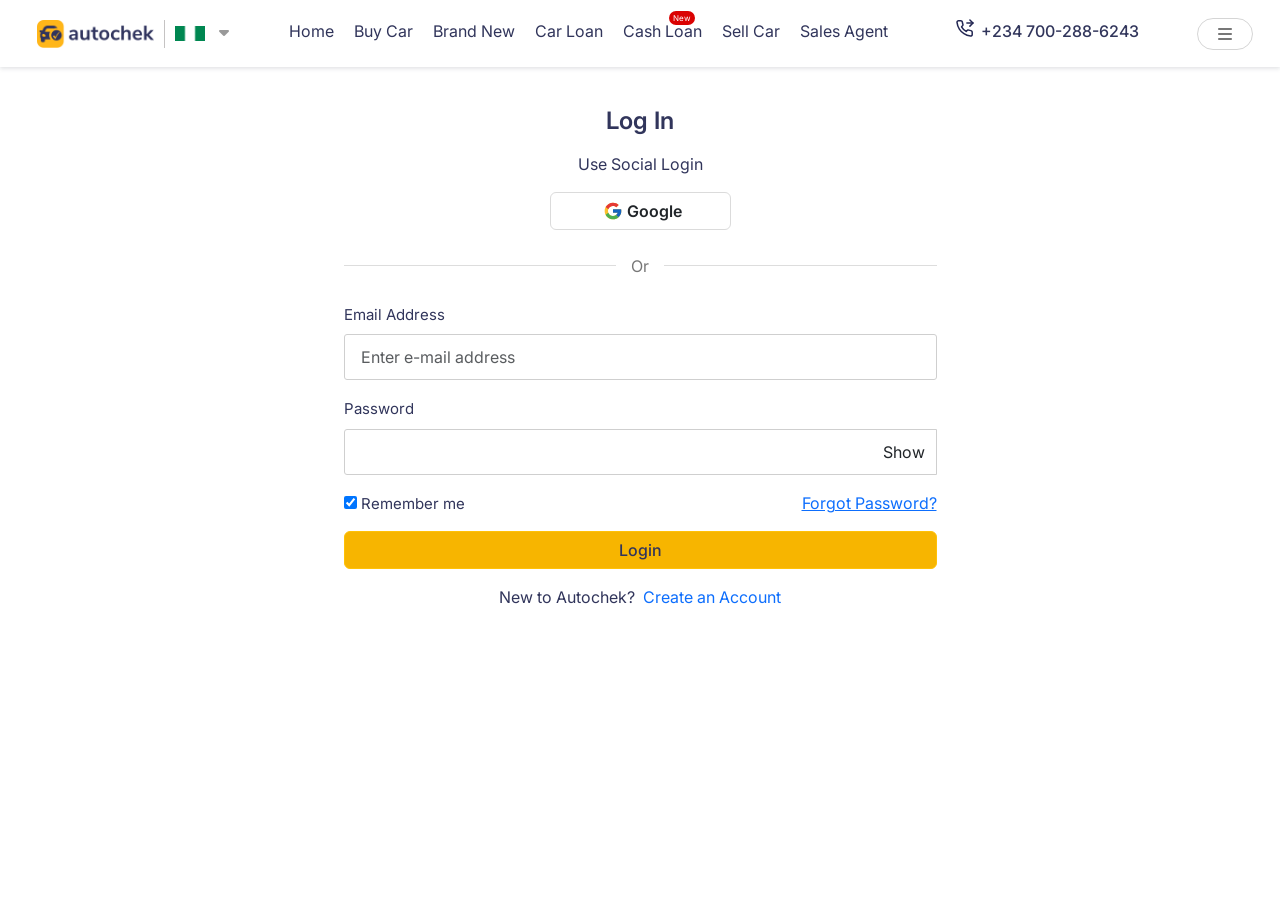
<file: login.html>
<!doctype html>
<html lang="en">
  <head>
    <meta charset="UTF-8" />
    <meta name="viewport" content="width=device-width, initial-scale=1.0" />
    <title>Login</title>
<link rel="stylesheet" href="https://cdn.jsdelivr.net/npm/bootstrap@5.3.2/dist/css/bootstrap.min.css" />
    <link
      rel="shortcut icon"
      href="assets/images/favicon.ico"
      type="image/x-icon"
    />
<link rel="stylesheet" href="https://cdn.jsdelivr.net/npm/bootstrap@5.3.2/dist/css/bootstrap.min.css" />
    <!-- <link rel="stylesheet" href="assets/style.css" /> -->
    <link rel="stylesheet" href="assets/nav.css" />
    <link rel="stylesheet" href="assets/style2.css" />
    <link
      rel="stylesheet"
      href="https://cdnjs.cloudflare.com/ajax/libs/font-awesome/6.5.2/css/all.min.css"
    />
    <style>
      /* Custom styles to complement Bootstrap */

      /* Divider with line and text */
      body {
        color: #31355b;
      }

      label {
        font-size: 15px;
      }

      input:hover {
        border: 1px solid #31355b;
      }

      .form-control {
        padding: 10px 16px;
        border-radius: 3px;
        border: 1px solid #cfcfcf;
      }

      .form-control:focus {
        border: 2px solid #31355b !important;
        box-shadow: none !important;
      }

      .divider {
        display: flex;
        align-items: center;
        color: #777;
      }

      .google-btn {
        border: 1px solid #dbdbdb;
      }

      .google-btn:hover {
        border: 1px solid #31355b;
        background-color: #f7f7f7;
      }

      .divider::before,
      .divider::after {
        content: "";
        flex: 1;
        border-bottom: 1px solid #ddd;
      }

      .divider span {
        padding: 0 15px;
      }

      /* Flag styling */
      .flag {
        width: 20px;
        height: 14px;
        margin-right: 5px;
      }

      .country-code {
        display: flex;
        align-items: center;
        justify-content: center;
      }

      .show-btn {
        border: none;
      }

      /* Custom button styling to match design */
      .btn-warning {
        background-color: #f7b500;
        /* border-color: #f7b500; */
        color: #31355b;
        font-weight: 500;
        transition: box-shadow 0.3s ease-in-out;
      }

      .btn-warning:hover {
        color: #31355b;
        background-color: #f7b500;
        box-shadow:
          0px 4px 5px 0px rgba(0, 0, 0, 0.14),
          0px 1px 10px 0px rgba(0, 0, 0, 0.12);
      }

      /* Responsive adjustments */
      @media (max-width: 768px) {
        .card-body {
          padding: 1.5rem;
        }
      }
    </style>
  </head>
  <body>
    <nav>
      <div class="navbar">
        <div class="container">
          <div class="logo">
            <img
              src="assets/images/logo.webp"
              alt=""
              style="border-right: 1px solid #c5c3c3"
            />
            <div class="country">
              <img src="assets/images/ng.webp" alt="" />
              <i class="fa fa-caret-down" style="color: #999"></i>
            </div>
          </div>
          <div class="list">
            <ul>
              <li><a href="index.html">Home</a></li>
              <li><a href="carsales.html">Buy Car</a></li>
              <li><a href="newcars.html">Brand New</a></li>
              <li><a href="carloan.html">Car Loan</a></li>
              <li class="new"><a href="cashloan.html">Cash Loan</a></li>
              <p class="newd">New</p>
              <li><a href="sellcar.html">Sell Car</a></li>
              <li><a href="salesag.html">Sales Agent</a></li>
            </ul>
          </div>
          <div class="number">
            <a href="tel: +2347002886243">
              <svg
                width="18"
                height="18"
                viewBox="0 0 18 18"
                fill="none"
                xmlns="http://www.w3.org/2000/svg"
              >
                <path
                  d="M13.9121 1L16.9702 4.05812L13.9121 7.11625"
                  stroke="#232753"
                  stroke-width="1.5"
                  stroke-linecap="round"
                  stroke-linejoin="round"
                ></path>
                <path
                  d="M10.8535 4.05762H16.9698"
                  stroke="#232753"
                  stroke-width="1.5"
                  stroke-linecap="round"
                  stroke-linejoin="round"
                ></path>
                <path
                  d="M16.2051 13.1715V15.4651C16.2059 15.678 16.1623 15.8888 16.077 16.0839C15.9917 16.279 15.8666 16.4541 15.7097 16.598C15.5528 16.742 15.3676 16.8516 15.1659 16.9198C14.9642 16.988 14.7505 17.0133 14.5384 16.9942C12.1858 16.7386 9.92599 15.9347 7.9405 14.6471C6.09326 13.4733 4.52713 11.9071 3.35332 10.0599C2.06124 8.06538 1.25716 5.79456 1.00621 3.4314C0.9871 3.21998 1.01223 3.0069 1.07998 2.80573C1.14774 2.60455 1.25664 2.41969 1.39976 2.26291C1.54288 2.10613 1.71707 1.98086 1.91125 1.89509C2.10543 1.80932 2.31534 1.76492 2.52762 1.76472H4.82121C5.19225 1.76107 5.55195 1.89246 5.83327 2.1344C6.1146 2.37634 6.29835 2.71232 6.35028 3.07972C6.44708 3.81372 6.62662 4.53441 6.88545 5.22805C6.98831 5.50169 7.01057 5.79909 6.9496 6.085C6.88862 6.3709 6.74696 6.63334 6.54141 6.84121L5.57046 7.81216C6.65881 9.7262 8.2436 11.311 10.1576 12.3993L11.1286 11.4284C11.3365 11.2228 11.5989 11.0812 11.8848 11.0202C12.1707 10.9592 12.4681 10.9815 12.7418 11.0844C13.4354 11.3432 14.1561 11.5227 14.8901 11.6195C15.2615 11.6719 15.6006 11.859 15.8431 12.1451C16.0856 12.4313 16.2144 12.7966 16.2051 13.1715Z"
                  stroke="#232753"
                  stroke-width="1.5"
                  stroke-linecap="round"
                  stroke-linejoin="round"
                ></path>
              </svg>
              <p>+234 700-288-6243</p>
            </a>
          </div>
          <div class="bar" data-bs-toggle="modal" data-bs-target="#myModal">
            <button class="btn">
              <i
                class="fa fa-bars"
                style="color: #777; border-radius: 25px; padding: 7px 20px"
              ></i>
            </button>
          </div>
        </div>
      </div>
    </nav>

    <!-- The Modal -->
    <div class="modal-pop-up">
      <div
        class="modal fade right"
        id="myModal"
        tabindex="-1"
        aria-labelledby="ModalLabel"
        aria-hidden="true"
      >
        <div class="modal-dialog modal-dialog-centered">
          <div class="modal-content">
            <!-- Modal body -->
            <div class="modal-body">
              <ul>
                <li><a href="login.html">Login</a></li>
                <li><a href="signup.html">Sign Up</a></li>
              </ul>
            </div>
          </div>
        </div>
      </div>
    </div>
    <!-- End of Modal -->

    <main>
      <div class="container">
        <div class="row justify-content-center">
          <div class="col-md-7">
            <div class="car">
              <div class="card-body p-4">
                <div class="text-center mb-4">
                  <h4 class="fw-semibold my-3">Log In</h4>
                  <p class="mb-3">Use Social Login</p>
                  <button
                    class="btn google-btn w-40 px-5 mx-auto d-flex align-items-center justify-content-center fw-semibold"
                  >
                    <svg
                      class="mx-1"
                      focusable="false"
                      aria-hidden="true"
                      viewBox="0 0 48 48"
                      xmlns="http://www.w3.org/2000/svg"
                      width="20px"
                      height="20px"
                    >
                      <path
                        fill="#fbc02d"
                        d="M43.611,20.083H42V20H24v8h11.303c-1.649,4.657-6.08,8-11.303,8c-6.627,0-12-5.373-12-12 s5.373-12,12-12c3.059,0,5.842,1.154,7.961,3.039l5.657-5.657C34.046,6.053,29.268,4,24,4C12.955,4,4,12.955,4,24s8.955,20,20,20 s20-8.955,20-20C44,22.659,43.862,21.35,43.611,20.083z"
                      ></path>
                      <path
                        fill="#e53935"
                        d="M6.306,14.691l6.571,4.819C14.655,15.108,18.961,12,24,12c3.059,0,5.842,1.154,7.961,3.039 l5.657-5.657C34.046,6.053,29.268,4,24,4C16.318,4,9.656,8.337,6.306,14.691z"
                      ></path>
                      <path
                        fill="#4caf50"
                        d="M24,44c5.166,0,9.86-1.977,13.409-5.192l-6.19-5.238C29.211,35.091,26.715,36,24,36 c-5.202,0-9.619-3.317-11.283-7.946l-6.522,5.025C9.505,39.556,16.227,44,24,44z"
                      ></path>
                      <path
                        fill="#1565c0"
                        d="M43.611,20.083L43.595,20L42,20H24v8h11.303c-0.792,2.237-2.231,4.166-4.087,5.571 c0.001-0.001,0.002-0.001,0.003-0.002l6.19,5.238C36.971,39.205,44,34,44,24C44,22.659,43.862,21.35,43.611,20.083z"
                      ></path>
                    </svg>
                    <span>Google</span>
                  </button>
                </div>

                <div class="divider mb-4">
                  <span>Or</span>
                </div>

                <form>
                  <div class="mb-3">
                    <label for="email" class="form-label">Email Address</label>
                    <input
                      type="email"
                      class="form-control"
                      placeholder="Enter e-mail address"
                      id="email"
                      required
                    />
                  </div>

                  <div class="mb-3">
                    <label for="password" class="form-label">Password</label>
                    <div class="input-group">
                      <input
                        type="password"
                        style="position: relative"
                        class="form-control"
                        id="password"
                        required
                      />
                      <button
                        style="position: absolute; right: 0; top: 5px"
                        class="btn show-btn"
                        type="button"
                      >
                        Show
                      </button>
                    </div>
                  </div>

                  <div class="mb-3 d-flex justify-content-between">
                    <div class="remember">
                      <input
                        type="checkbox"
                        name="checkbox"
                        id="checkbox"
                        checked
                      />
                      <label for="">Remember me</label>
                    </div>
                    <div class="forgot">
                      <a href="">Forgot Password?</a>
                    </div>
                  </div>

                  <button type="submit" class="btn btn-warning w-100 mb-3">
                    Login
                  </button>
                </form>

                <div class="text-center">
                  <span>New to Autochek?</span>
                  <a href="signup.html" class="text-decoration-none ms-1"
                    >Create an Account</a
                  >
                </div>
              </div>
            </div>
          </div>
        </div>
      </div>
    </main>

    <!-- Bootstrap JS Bundle with Popper -->
    <script src="https://cdn.jsdelivr.net/npm/bootstrap@5.3.0-alpha1/dist/js/bootstrap.bundle.min.js"></script>
<script src="https://cdn.jsdelivr.net/npm/bootstrap@5.3.2/dist/js/bootstrap.bundle.min.js"></script>    <script>
      // Toggle password visibility
      document
        .querySelector(".show-btn")
        .addEventListener("click", function () {
          const passwordInput = document.getElementById("password");
          if (passwordInput.type === "password") {
            passwordInput.type = "text";
            this.textContent = "Hide";
          } else {
            passwordInput.type = "password";
            this.textContent = "Show";
          }
        });
    </script>
  </body>
</html>
</file>
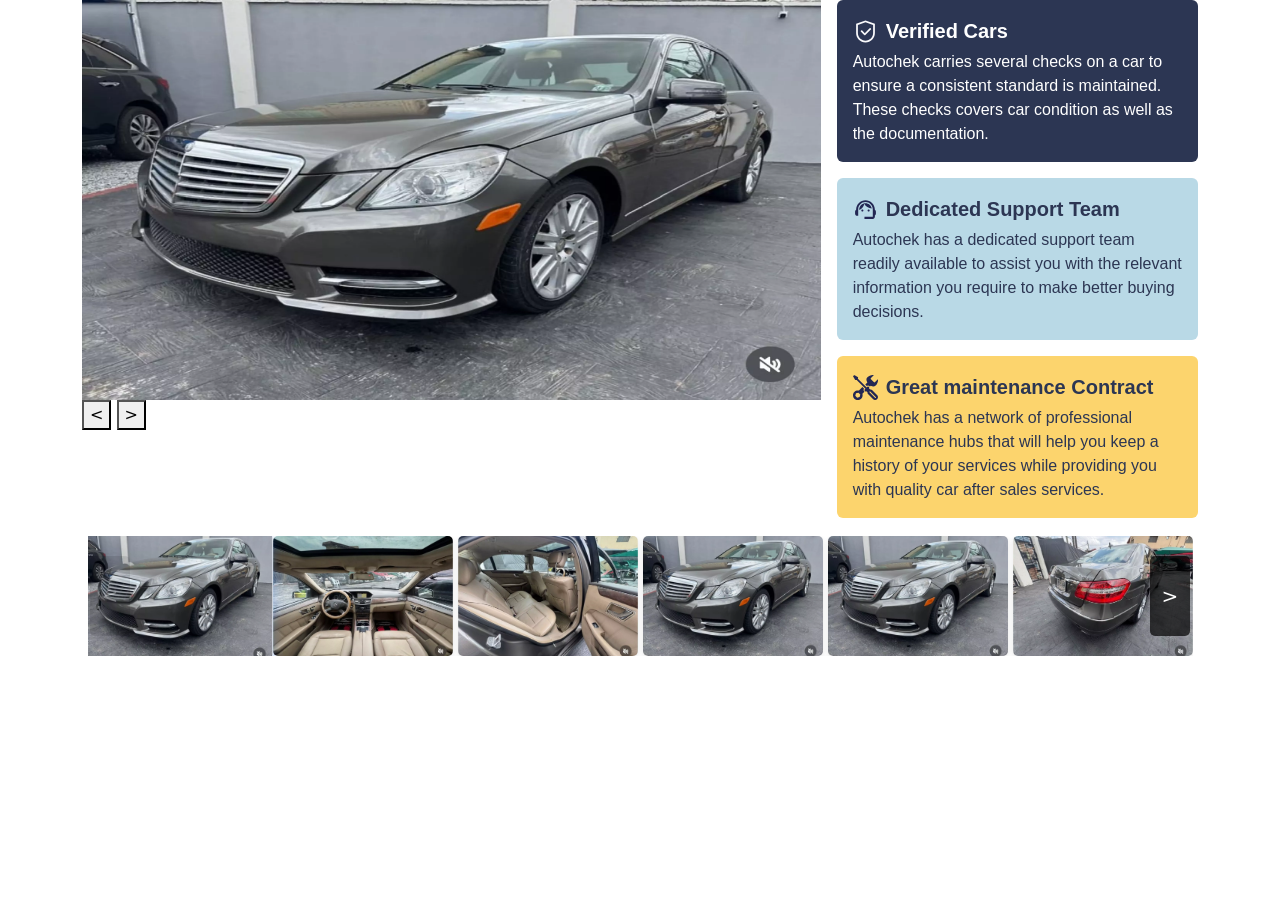
<file: lorem.html>
<!DOCTYPE html>
<html lang="en">

<head>
    <meta charset="UTF-8">
    <meta name="viewport" content="width=device-width, initial-scale=1.0">
    <title>Document</title>
<link rel="stylesheet" href="https://cdn.jsdelivr.net/npm/bootstrap@5.3.2/dist/css/bootstrap.min.css" />
    <style>
        .info-box {
            font-family: Arial, sans-serif;
            border-radius: 0.375rem;
            padding: 1rem;
        }

        .info-verified {
            background-color: #2c3653;
            color: white;
        }

        .info-support {
            background-color: #b9d9e6;
            color: #2c3653;
        }

        .info-maintenance {
            background-color: #fcd46d;
            color: #2c3653;
        }

        .thumbnail-container {
            position: relative;
            width: 100%;
            overflow: hidden;
            padding: 10px 0;
        }

        .thumbnails-wrapper {
            display: flex;
            width: calc(180px * 6 + 5px * 5); /* 6 thumbnails with gaps */
            margin: 0 auto;
            position: relative;
            overflow: hidden;
        }

        .thumbnail-scroll {
            display: flex;
            transition: transform 0.3s ease;
            gap: 5px;
        }

        .thumbnail-img {
            cursor: pointer;
            transition: all 0.3s;
            flex: 0 0 180px;
            height: 120px;
            object-fit: cover;
            border-radius: 5px;
            box-shadow: 0 2px 5px rgba(0,0,0,0.1);
        }

        .thumbnail-img:hover {
            transform: scale(1.02);
            box-shadow: 0 4px 8px rgba(0,0,0,0.2);
        }

        .thumbnail-img.active {
            transform: scale(1.05);
            box-shadow: 0 4px 10px rgba(13, 110, 253, 0.3);
        }

        .thumbnail-nav {
            position: absolute;
            top: 50%;
            transform: translateY(-50%);
            background: rgba(0, 0, 0, 0.7);
            color: white;
            border: none;
            width: 40px;
            height: 80px;
            z-index: 10;
            cursor: pointer;
            border-radius: 5px;
            font-size: 20px;
            display: flex;
            align-items: center;
            justify-content: center;
            transition: background 0.3s;
        }

        .thumbnail-nav:hover {
            background: rgba(0, 0, 0, 0.9);
        }

        .thumbnail-nav.prev {
            left: 20px;
        }

        .thumbnail-nav.next {
            right: 20px;
        }

        .thumbnail-nav:disabled {
            opacity: 0.3;
            cursor: not-allowed;
            background: rgba(0, 0, 0, 0.3);
        }
    </style>
</head>

<body>
    <div class="container">
        <div class="row g-3 mb-2">
                <!-- Left side: Carousel and thumbnails -->
                <div class="col-lg-8 position-relative">
                    <img alt="Luxury gray car" class="d-block w-100" id="mainImage"
                      src="https://via.placeholder.com/800x400?text=Main+Car+Image" height="400">
                    <button class="nav-button prev-main" id="prevBtn">
                      &lt;
                    </button>
                    <button class="nav-button next-main" id="nextBtn">
                      &gt;
                    </button>
                </div>
                
                <!-- Right side: Info boxes -->
                <div class="col-lg-4 d-flex flex-column gap-3">
                    <div class="info-box info-verified">
                      <div class="d-flex align-items-center gap-2 fw-bold fs-5 mb-1">
                        <svg focusable="false" aria-hidden="true" viewBox="0 0 36 36" width="25" height="25" fill="none" xmlns="http://www.w3.org/2000/svg">
                          <path d="M18 2.25L4.5 6.75V20.25C4.5 27.7066 10.5434 33.75 18 33.75C25.4566 33.75 31.5 27.7066 31.5 20.25V6.75L18 2.25ZM28.9688 20.25C28.9688 26.3074 24.0574 31.2188 18 31.2188C11.9426 31.2188 7.03125 26.3074 7.03125 20.25V8.64844L18 4.78125L28.9688 8.64844V20.25Z" fill="#FAFAFC"></path>
                          <path d="M13.3019 16.7027C13.1846 16.5849 13.0451 16.4914 12.8916 16.4276C12.7381 16.3638 12.5734 16.3309 12.4072 16.3309C12.2409 16.3309 12.0762 16.3638 11.9227 16.4276C11.7692 16.4914 11.6297 16.5849 11.5124 16.7027C11.3946 16.82 11.3011 16.9595 11.2373 17.113C11.1735 17.2666 11.1406 17.4312 11.1406 17.5975C11.1406 17.7637 11.1735 17.9284 11.2373 18.0819C11.3011 18.2355 11.3946 18.3749 11.5124 18.4922L16.0616 23.0414L16.1355 23.1152C16.2464 23.2264 16.3782 23.3146 16.5233 23.3748C16.6684 23.4349 16.8239 23.4659 16.981 23.4659C17.138 23.4659 17.2936 23.4349 17.4387 23.3748C17.5837 23.3146 17.7155 23.2264 17.8265 23.1152L25.6839 15.2578C25.7951 15.1469 25.8833 15.0151 25.9434 14.87C26.0036 14.7249 26.0346 14.5694 26.0346 14.4123C26.0346 14.2552 26.0036 14.0997 25.9434 13.9546C25.8833 13.8095 25.7951 13.6778 25.6839 13.5668L25.5855 13.4684C25.4745 13.3572 25.3427 13.269 25.1976 13.2088C25.0526 13.1486 24.897 13.1177 24.74 13.1177C24.5829 13.1177 24.4274 13.1486 24.2823 13.2088C24.1372 13.269 24.0054 13.3572 23.8945 13.4684L16.9792 20.3801L13.3019 16.7027Z" fill="#FAFAFC"></path>
                        </svg>
                        Verified Cars
                      </div>
                      <p class="mb-0 fs-6">
                        Autochek carries several checks on a car to ensure a consistent standard is maintained. These checks
                        covers car condition as well as the documentation.
                      </p>
                    </div>
                    <div class="info-box info-support">
                      <div class="d-flex align-items-center gap-2 fw-bold fs-5 mb-1">
                        <svg focusable="false" aria-hidden="true" viewBox="0 0 36 36" width="25" height="25" fill="none" xmlns="http://www.w3.org/2000/svg">
                          <path d="M31.5 18.33C31.5 10.095 25.11 4.5 18 4.5C10.965 4.5 4.5 9.975 4.5 18.42C3.6 18.93 3 19.89 3 21V24C3 25.65 4.35 27 6 27H7.5V17.85C7.5 12.045 12.195 7.35 18 7.35C23.805 7.35 28.5 12.045 28.5 17.85V28.5H16.5V31.5H28.5C30.15 31.5 31.5 30.15 31.5 28.5V26.67C32.385 26.205 33 25.29 33 24.21V20.76C33 19.71 32.385 18.795 31.5 18.33Z" fill="#232753"></path>
                          <path d="M13.5 21C14.3284 21 15 20.3284 15 19.5C15 18.6716 14.3284 18 13.5 18C12.6716 18 12 18.6716 12 19.5C12 20.3284 12.6716 21 13.5 21Z" fill="#232753"></path>
                          <path d="M22.5 21C23.3284 21 24 20.3284 24 19.5C24 18.6716 23.3284 18 22.5 18C21.6716 18 21 18.6716 21 19.5C21 20.3284 21.6716 21 22.5 21Z" fill="#232753"></path>
                          <path d="M26.9997 16.545C26.642 14.4362 25.5498 12.5219 23.9164 11.1411C22.2829 9.7602 20.2136 9.00176 18.0747 9C13.5297 9 8.63971 12.765 9.02971 18.675C10.8794 17.9181 12.5131 16.7152 13.7851 15.1737C15.057 13.6321 15.9278 11.7998 16.3197 9.84C18.2847 13.785 22.3197 16.5 26.9997 16.545Z" fill="#232753"></path>
                        </svg>
                        Dedicated Support Team
                      </div>
                      <p class="mb-0 fs-6">
                        Autochek has a dedicated support team readily available to assist you with the relevant information
                        you require to make better buying decisions.
                      </p>
                    </div>
                    <div class="info-box info-maintenance">
                      <div class="d-flex align-items-center gap-2 fw-bold fs-5 mb-1">
                        <svg focusable="false" aria-hidden="true" viewBox="0 0 26 26" width="25" height="25" fill="none" xmlns="http://www.w3.org/2000/svg">
                          <g clip-path="url(#clip0_1017_32700)">
                            <path d="M1.313 0L0 1.313L2.313 5.313L3.813 5.093L12.969 14.25L12.188 15C11.788 15.4 11.788 16.006 12.188 16.406L12.594 16.813C12.994 17.213 13.606 17.213 13.906 16.813L15.094 18C14.994 18.6 15.094 19.313 15.594 19.813L21 25.188C22.1 26.288 23.9 26.288 25 25.188C26.3 23.988 26.288 22.194 25.188 21.094L19.813 15.687C19.313 15.187 18.6 14.987 18 15.187L16.687 14C16.987 13.6 16.987 12.988 16.687 12.687L16.312 12.313C16.2211 12.2182 16.112 12.1428 15.9911 12.0912C15.8703 12.0397 15.7403 12.0131 15.609 12.0131C15.4777 12.0131 15.3477 12.0397 15.2269 12.0912C15.106 12.1428 14.9969 12.2182 14.906 12.313L14.25 12.969L5.094 3.813L5.312 2.313L1.312 0L1.313 0ZM20.813 0.031C18.84 -0.133 16.224 1.175 15 2.312C13.494 3.818 13.74 5.787 14.937 7.688L12.813 9.813L14.313 11.5C15.113 10.8 16.293 10.8 17.093 11.5L17.5 11.906L17.594 12L18.469 11.125C20.277 12.188 22.159 12.341 23.594 10.906C24.994 9.606 26.512 6.4 25.812 4.5L23 7.406C22.6 7.806 21.994 7.806 21.594 7.406L18.687 4.5C18.5922 4.40909 18.5168 4.29995 18.4652 4.17914C18.4137 4.05833 18.3871 3.92834 18.3871 3.797C18.3871 3.66566 18.4137 3.53567 18.4652 3.41486C18.5168 3.29405 18.5922 3.18491 18.687 3.094L21.595 0.188C21.345 0.1 21.095 0.055 20.813 0.031ZM9.813 12.5L6.187 16.125C5.79736 16.0384 5.39913 15.9965 5 16C2.2 16 0 18.2 0 21C0 23.8 2.2 26 5 26C7.8 26 10 23.8 10 21C10 20.487 9.919 19.994 9.781 19.531L11.906 17.406L11.594 17C10.794 16.2 10.8 14.988 11.5 14.187L9.812 12.5H9.813ZM17.563 17.063C17.688 17.063 17.806 17.087 17.906 17.188L23.813 23.094C24.013 23.294 24.013 23.612 23.813 23.812C23.613 24.012 23.293 24.012 23.093 23.812L17.188 17.906C16.988 17.706 16.988 17.388 17.188 17.188C17.288 17.088 17.438 17.063 17.563 17.063ZM5.688 18.405L7.594 20.312L6.906 22.905L4.313 23.593L2.406 21.686L3.094 19.093L5.688 18.405Z" fill="#232753"></path>
                          </g>
                          <defs>
                            <clipPath id="clip0_1017_32700">
                              <rect width="26" height="26" fill="white"></rect>
                            </clipPath>
                          </defs>
                        </svg>
                        Great maintenance Contract
                      </div>
                      <p class="mb-0 fs-6">
                        Autochek has a network of professional maintenance hubs that will help you keep a history of your
                        services while providing you with quality car after sales services.
                      </p>
                    </div>
                </div>
            </div>
            
            <!-- Your existing HTML content remains the same until the thumbnail section -->
            
            <div class="row g-4" width="100%">
                <div class="thumbnail-container">
                    <button class="thumbnail-nav prev" id="thumbPrevBtn" disabled>&lt;</button>
                    <div class="thumbnails-wrapper">
                        <div class="thumbnail-scroll" id="thumbnailContainer">
                            <!-- Thumbnails inserted by JS -->
                        </div>
                    </div>
                    <button class="thumbnail-nav next" id="thumbNextBtn">&gt;</button>
                </div>
            </div>

    </div>


<script src="https://cdn.jsdelivr.net/npm/bootstrap@5.3.2/dist/js/bootstrap.bundle.min.js"></script>    <script>
        const images = [
            {
                src: "image/mecerdes2011/e30dnl4m.webp",
                alt: "Luxury gray car front view parked on a textured driveway with a green warranty available badge on top left",
                warranty: true
            },
            {
                src: "image/mecerdes2011/fkNgAtzZ.webp",
                alt: "Thumbnail image of luxury gray car front view parked on a textured driveway",
                warranty: false
            },
            {
                src: "image/mecerdes2011/GmVhZk4k.webp",
                alt: "Thumbnail image of luxury gray car front view parked on a textured driveway",
                warranty: false
            },
            {
                src: "image/mecerdes2011/iz8xgkaG.webp",
                alt: "Thumbnail image of luxury gray car front view parked on a textured driveway",
                warranty: false
            },
            {
                src: "image/mecerdes2011/wTvLQ70v.webp",
                alt: "Thumbnail image of luxury gray car front view parked on a textured driveway",
                warranty: false
            },
            {
                src: "image/mecerdes2011/y71Srs0j.webp",
                alt: "Thumbnail image of luxury gray car front view parked on a textured driveway",
                warranty: false
            },
            {
                src: "image/mecerdes2011/fkNgAtzZ.webp",
                alt: "Thumbnail image of luxury gray car front view parked on a textured driveway",
                warranty: false
            },
            {
                src: "image/mecerdes2011/wTvLQ70v.webp",
                alt: "Thumbnail image of luxury gray car front view parked on a textured driveway",
                warranty: false
            },
            {
                src: "image/mecerdes2011/fkNgAtzZ.webp",
                alt: "Thumbnail image of luxury gray car front view parked on a textured driveway",
                warranty: false
            }
        ];

        let currentIndex = 0;
        let thumbOffset = 0;
        const thumbnailsPerPage = 6;
        const thumbnailWidth = 180; // Increased width of each thumbnail
        const thumbnailGap = 5;    // Increased gap between thumbnails

        const mainImage = document.getElementById("mainImage");
        const thumbnailContainer = document.getElementById("thumbnailContainer");
        const thumbPrevBtn = document.getElementById("thumbPrevBtn");
        const thumbNextBtn = document.getElementById("thumbNextBtn");

        function updateMainImage(index) {
            currentIndex = index;
            mainImage.src = images[index].src;
            mainImage.alt = images[index].alt;
            updateActiveThumbnail();
            ensureThumbnailVisible(index);
        }

        function updateActiveThumbnail() {
            const thumbnails = thumbnailContainer.querySelectorAll("img");
            thumbnails.forEach((thumb, i) => {
                thumb.classList.toggle("active", i === currentIndex);
            });
        }

        function createThumbnails() {
            thumbnailContainer.innerHTML = "";
            images.forEach((img, i) => {
                const thumb = document.createElement("img");
                thumb.src = img.src;
                thumb.alt = img.alt;
                thumb.className = "thumbnail-img";
                thumb.addEventListener("click", () => updateMainImage(i));
                thumbnailContainer.appendChild(thumb);
            });
            updateThumbnailNavigation();
        }

        function updateThumbnailNavigation() {
            thumbPrevBtn.disabled = thumbOffset === 0;
            const maxOffset = Math.max(0, images.length - thumbnailsPerPage);
            thumbNextBtn.disabled = thumbOffset >= maxOffset;
        }

        function scrollThumbnails(direction) {
            if (direction === 'prev' && thumbOffset > 0) {
                thumbOffset--;
            } else if (direction === 'next' && thumbOffset < images.length - thumbnailsPerPage) {
                thumbOffset++;
            }
            
            const scrollAmount = thumbOffset * (thumbnailWidth + thumbnailGap);
            thumbnailContainer.style.transform = `translateX(-${scrollAmount}px)`;
            updateThumbnailNavigation();
        }

        function ensureThumbnailVisible(index) {
            if (index < thumbOffset) {
                thumbOffset = index;
            } else if (index >= thumbOffset + thumbnailsPerPage) {
                thumbOffset = index - thumbnailsPerPage + 1;
            }
            
            const scrollAmount = thumbOffset * (thumbnailWidth + thumbnailGap);
            thumbnailContainer.style.transform = `translateX(-${scrollAmount}px)`;
            updateThumbnailNavigation();
        }

        // Event listeners
        thumbPrevBtn.addEventListener("click", () => scrollThumbnails('prev'));
        thumbNextBtn.addEventListener("click", () => scrollThumbnails('next'));

        // Initialize
        createThumbnails();
        updateMainImage(0);
    </script>
</body>

</html>
</file>
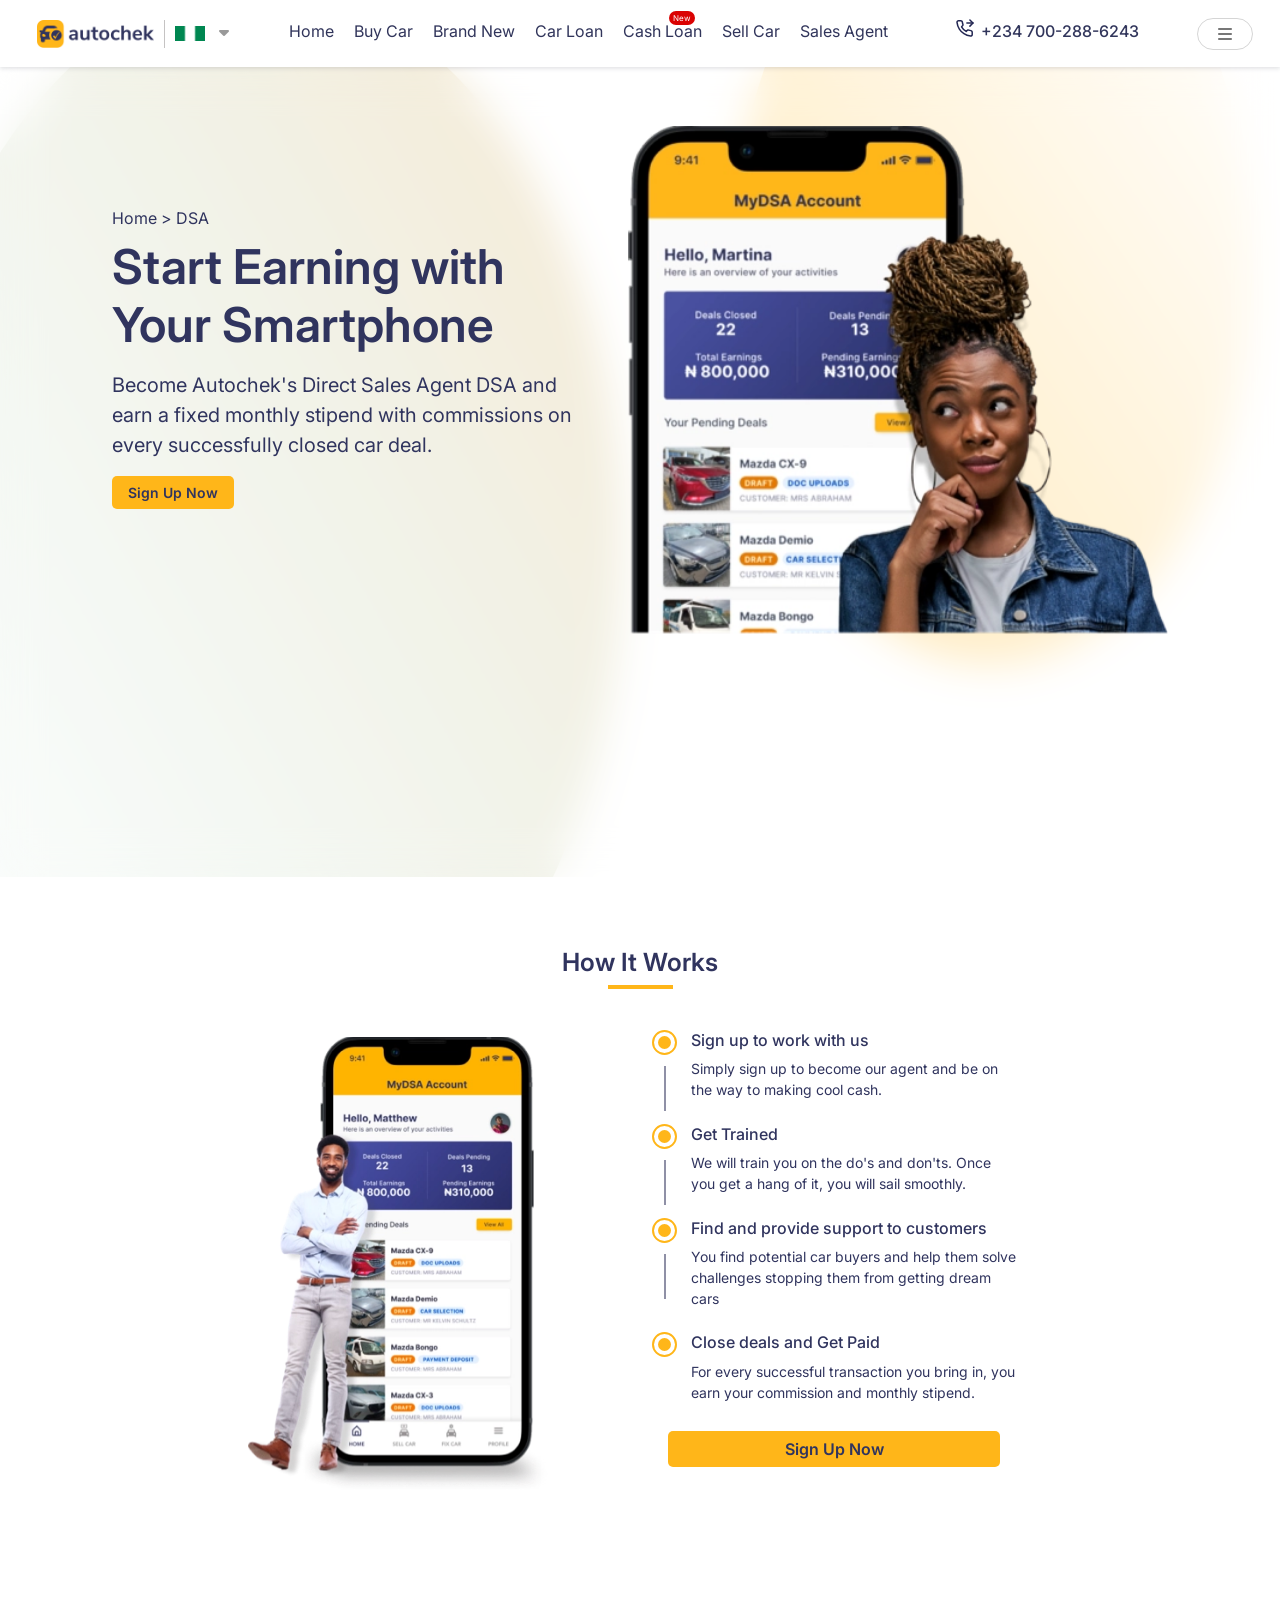
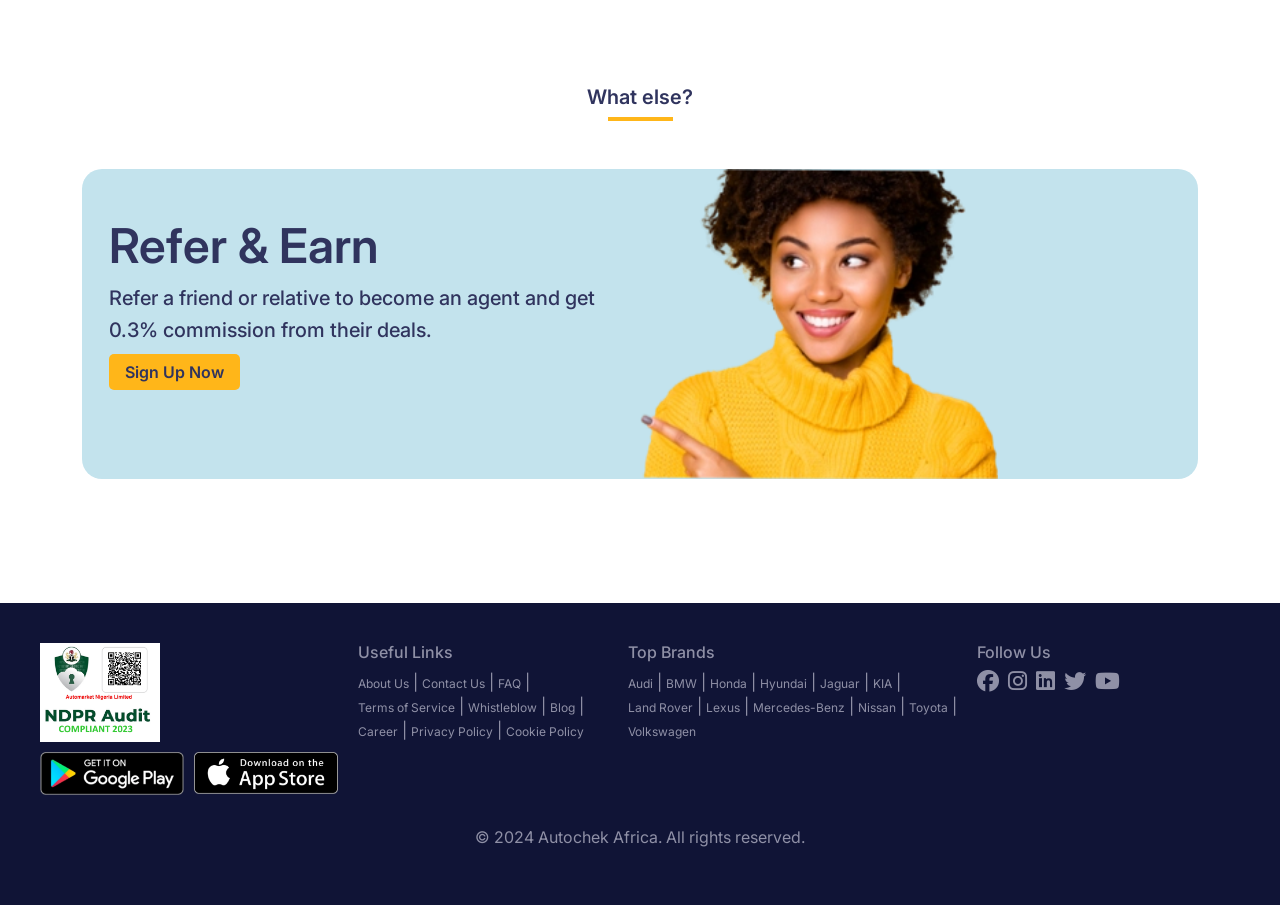
<file: salesag.html>
<!doctype html>
<html lang="en">
  <head>
    <meta charset="UTF-8" />
    <meta name="viewport" content="width=device-width, initial-scale=1.0" />
    <title>
      Autochek: Apply for car loans in Nigeria | Buy and Sell Cars | Find new
      and Old Cars
    </title>
    <link
      rel="shortcut icon"
      href="assets/images/favicon.ico"
      type="image/x-icon"
    />
<link rel="stylesheet" href="https://cdn.jsdelivr.net/npm/bootstrap@5.3.2/dist/css/bootstrap.min.css" />
<link rel="stylesheet" href="https://cdn.jsdelivr.net/npm/bootstrap@5.3.2/dist/css/bootstrap.min.css" />
    <link rel="stylesheet" href="assets/style2.css" />
    <link rel="stylesheet" href="assets/nav.css" />
    <link
      rel="stylesheet"
      href="https://cdnjs.cloudflare.com/ajax/libs/font-awesome/6.5.2/css/all.min.css"
    />
  </head>
  <body>
    <nav>
      <div class="navbar">
        <div class="container">
          <div class="logo">
            <img
              src="assets/images/logo.webp"
              alt=""
              style="border-right: 1px solid #c5c3c3"
            />
            <div class="country">
              <img src="assets/images/ng.webp" alt="" />
              <i class="fa fa-caret-down" style="color: #999"></i>
            </div>
          </div>
          <div class="list">
            <ul>
              <li><a href="index.html">Home</a></li>
              <li><a href="carsales.html">Buy Car</a></li>
              <li><a href="newcars.html">Brand New</a></li>
              <li><a href="carloan.html">Car Loan</a></li>
              <li class="new"><a href="cashloan.html">Cash Loan</a></li>
              <p class="newd">New</p>
              <li><a href="sellcar.html">Sell Car</a></li>
              <li><a href="salesag.html">Sales Agent</a></li>
            </ul>
          </div>
          <div class="number">
            <a href="tel: +2347002886243">
              <svg
                width="18"
                height="18"
                viewBox="0 0 18 18"
                fill="none"
                xmlns="http://www.w3.org/2000/svg"
              >
                <path
                  d="M13.9121 1L16.9702 4.05812L13.9121 7.11625"
                  stroke="#232753"
                  stroke-width="1.5"
                  stroke-linecap="round"
                  stroke-linejoin="round"
                ></path>
                <path
                  d="M10.8535 4.05762H16.9698"
                  stroke="#232753"
                  stroke-width="1.5"
                  stroke-linecap="round"
                  stroke-linejoin="round"
                ></path>
                <path
                  d="M16.2051 13.1715V15.4651C16.2059 15.678 16.1623 15.8888 16.077 16.0839C15.9917 16.279 15.8666 16.4541 15.7097 16.598C15.5528 16.742 15.3676 16.8516 15.1659 16.9198C14.9642 16.988 14.7505 17.0133 14.5384 16.9942C12.1858 16.7386 9.92599 15.9347 7.9405 14.6471C6.09326 13.4733 4.52713 11.9071 3.35332 10.0599C2.06124 8.06538 1.25716 5.79456 1.00621 3.4314C0.9871 3.21998 1.01223 3.0069 1.07998 2.80573C1.14774 2.60455 1.25664 2.41969 1.39976 2.26291C1.54288 2.10613 1.71707 1.98086 1.91125 1.89509C2.10543 1.80932 2.31534 1.76492 2.52762 1.76472H4.82121C5.19225 1.76107 5.55195 1.89246 5.83327 2.1344C6.1146 2.37634 6.29835 2.71232 6.35028 3.07972C6.44708 3.81372 6.62662 4.53441 6.88545 5.22805C6.98831 5.50169 7.01057 5.79909 6.9496 6.085C6.88862 6.3709 6.74696 6.63334 6.54141 6.84121L5.57046 7.81216C6.65881 9.7262 8.2436 11.311 10.1576 12.3993L11.1286 11.4284C11.3365 11.2228 11.5989 11.0812 11.8848 11.0202C12.1707 10.9592 12.4681 10.9815 12.7418 11.0844C13.4354 11.3432 14.1561 11.5227 14.8901 11.6195C15.2615 11.6719 15.6006 11.859 15.8431 12.1451C16.0856 12.4313 16.2144 12.7966 16.2051 13.1715Z"
                  stroke="#232753"
                  stroke-width="1.5"
                  stroke-linecap="round"
                  stroke-linejoin="round"
                ></path>
              </svg>
              <p>+234 700-288-6243</p>
            </a>
          </div>
          <div class="bar" data-bs-toggle="modal" data-bs-target="#myModal">
            <button class="btn">
              <i
                class="fa fa-bars"
                style="color: #777; border-radius: 25px; padding: 7px 20px"
              ></i>
            </button>
          </div>
        </div>
      </div>
    </nav>

    <!-- The Modal -->
    <div class="modal-pop-up">
      <div
        class="modal fade right"
        id="myModal"
        tabindex="-1"
        aria-labelledby="ModalLabel"
        aria-hidden="true"
      >
        <div class="modal-dialog modal-dialog-centered">
          <div class="modal-content">
            <!-- Modal body -->
            <div class="modal-body">
              <ul>
                <li><a href="login.html">Login</a></li>
                <li><a href="signup.html">Sign Up</a></li>
              </ul>
            </div>
          </div>
        </div>
      </div>
    </div>
    <!-- End of Modal -->

    <div class="dsahome">
      <div class="dsacontainer">
        <div class="content">
          <div class="top">
            <span><a href="index.html">Home</a></span> &gt; <span>DSA</span>
          </div>
          <div>
            <h2>Start Earning with Your Smartphone</h2>
            <p>
              Become Autochek's Direct Sales Agent DSA and earn a fixed monthly
              stipend with commissions on every successfully closed car deal.
            </p>
            <button><a href="">Sign Up Now</a></button>
          </div>
        </div>
        <div class="dsaimage">
          <img src="/image/lady-in-hero-ng.webp" alt="" />
        </div>
      </div>
    </div>
    <div class="howitworks">
      <div class="container">
        <div class="content">
          <h3>
            How It Works
            <hr class="d-flex justify-content-center" />
          </h3>
          <div class="row">
            <div class="col-md-6">
              <div class="image">
                <img src="image/man-with-phone.webp" alt="" />
              </div>
            </div>
            <div class="col-md-6">
              <div class="process">
                <ul>
                  <li>
                    <div class="liststyle">
                      <span class="circle">
                        <div class="small"></div>
                      </span>
                      <span class="line"></span>
                    </div>
                    <div class="steps">
                      <h6>Sign up to work with us</h6>
                      <p>
                        Simply sign up to become our agent and be on the way to
                        making cool cash.
                      </p>
                    </div>
                  </li>
                  <li>
                    <div class="liststyle">
                      <span class="circle">
                        <div class="small"></div>
                      </span>
                      <span class="line"></span>
                    </div>
                    <div class="steps">
                      <h6>Get Trained</h6>
                      <p>
                        We will train you on the do's and don'ts. Once you get a
                        hang of it, you will sail smoothly.
                      </p>
                    </div>
                  </li>
                  <li>
                    <div class="liststyle">
                      <span class="circle">
                        <div class="small"></div>
                      </span>
                      <span class="line"></span>
                    </div>
                    <div class="steps">
                      <h6>Find and provide support to customers</h6>
                      <p>
                        You find potential car buyers and help them solve
                        challenges stopping them from getting dream cars
                      </p>
                    </div>
                  </li>
                  <li>
                    <div class="liststyle">
                      <span class="circle">
                        <div class="small"></div>
                      </span>
                    </div>
                    <div class="steps">
                      <h6>Close deals and Get Paid</h6>
                      <p>
                        For every successful transaction you bring in, you earn
                        your commission and monthly stipend.
                      </p>
                    </div>
                  </li>
                </ul>
                <div class="signup">
                  <button><a href="">Sign Up Now</a></button>
                </div>
              </div>
            </div>
          </div>
        </div>
      </div>
    </div>
    <div class="refer">
      <div class="container">
        <div class="content">
          <h3>
            What else?
            <hr class="d-flex justify-content-center" />
          </h3>
          <div class="earn mt-5">
            <div class="w-50 py-5">
              <h2>Refer & Earn</h2>
              <h6>
                Refer a friend or relative to become an agent and get 0.3%
                commission from their deals.
              </h6>
              <button><a href="">Sign Up Now</a></button>
            </div>
            <div class="image">
              <img src="image/lady-earn-and-refer.webp" alt="" />
            </div>
          </div>
        </div>
      </div>
    </div>

    <div class="footer">
      <div class="footer-links">
        <div class="download">
          <img src="assets/images/NDPR.png" alt="" />
          <div class="appstore">
            <a href="#"><img src="assets/images/google-play.webp" alt="" /></a>
            <a href="#"><img src="assets/images/appstore.webp" alt="" /></a>
          </div>
        </div>
        <div class="links">
          <div class="useful" style="width: 250px">
            <h5>Useful Links</h5>
            <p>
              <a href="#">About Us</a> | <a href="#">Contact Us</a> |
              <a href="#">FAQ</a> | <br /><a href="#">Terms of Service</a> |
              <a href="#">Whistleblow</a> | <a href="#">Blog</a> | <br /><a
                href="#"
                >Career</a
              >
              | <a href="#">Privacy Policy</a> | <a href="#">Cookie Policy</a>
            </p>
          </div>
        </div>
        <div class="links">
          <h5>Top Brands</h5>
          <p>
            <a href="#">Audi</a> | <a href="#">BMW</a> | <a href="#">Honda</a> |
            <a href="#">Hyundai</a> | <a href="#">Jaguar</a> |
            <a href="#">KIA</a> | <br /><a href="#">Land Rover</a> |
            <a href="#">Lexus</a> | <a href="#">Mercedes-Benz</a> |
            <a href="#">Nissan</a> | <a href="#">Toyota</a> | <br /><a href="#"
              >Volkswagen</a
            >
          </p>
        </div>
        <div class="links">
          <h5>Follow Us</h5>
          <p>
            <a href="#"><i class="fa-brands fa-facebook"></i></a>
            <a href="#"><i class="fa-brands fa-instagram"></i></a>
            <a href="#"><i class="fa-brands fa-linkedin"></i></a>
            <a href="#"><i class="fa-brands fa-twitter"></i></a>
            <a href="#"><i class="fa-brands fa-youtube"></i></a>
          </p>
        </div>
      </div>
      <div class="copyright">
        <p>© 2024 Autochek Africa. All rights reserved.</p>
      </div>
    </div>

<script src="https://cdn.jsdelivr.net/npm/bootstrap@5.3.2/dist/js/bootstrap.bundle.min.js"></script>    <script src="script.js"></script>
  </body>
</html>
</file>
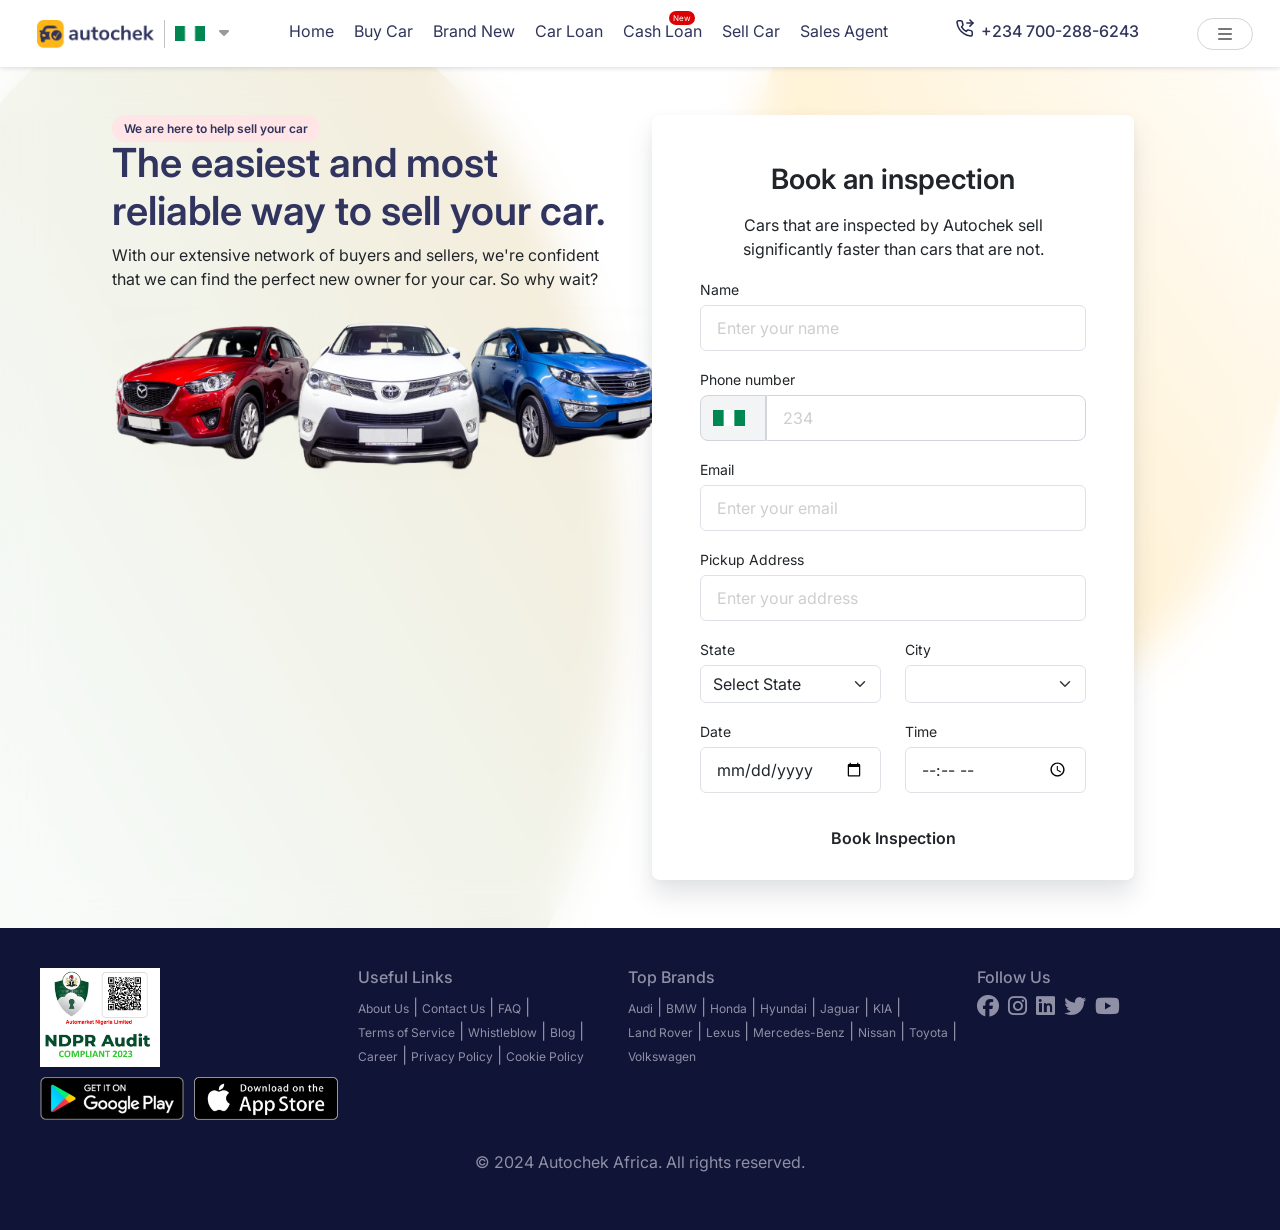
<file: sellcar.html>
<!doctype html>
<html lang="en">
  <head>
    <meta charset="UTF-8" />
    <meta name="viewport" content="width=device-width, initial-scale=1.0" />
    <title>
      Autochek: Apply for car loans in Nigeria | Buy and Sell Cars | Find new
      and Old Cars
    </title>
<link rel="stylesheet" href="https://cdn.jsdelivr.net/npm/bootstrap@5.3.2/dist/css/bootstrap.min.css" />
    <link
      rel="shortcut icon"
      href="assets/images/favicon.ico"
      type="image/x-icon"
    />
<link rel="stylesheet" href="https://cdn.jsdelivr.net/npm/bootstrap@5.3.2/dist/css/bootstrap.min.css" />
    <link rel="stylesheet" href="assets/style2.css" />
    <link rel="stylesheet" href="assets/nav.css" />
    <link
      rel="stylesheet"
      href="https://cdnjs.cloudflare.com/ajax/libs/font-awesome/6.5.2/css/all.min.css"
    />
    <style>
      .custom-header {
        box-shadow:
          0 1px 3px 0 rgba(0, 0, 0, 0.1),
          0 1px 2px 0 rgba(0, 0, 0, 0.06);
      }
      .custom-form-container {
        color: #212529;
        width: 482px;
        height: 765px;
        box-shadow:
          0px 16px 24px 0px #60617029,
          0px 2px 8px 0px #28293d0a;
      }
      label.form-label,
      label {
        font-size: 14px;
        margin-bottom: 5px;
      }
      .phone-input-group .form-control:first-child {
        border-top-right-radius: 0;
        border-bottom-right-radius: 0;
      }
      .phone-input-group .form-control:last-child {
        border-top-left-radius: 0;
        border-bottom-left-radius: 0;
      }
      .form-group-full {
        margin-bottom: 1rem;
      }
      .input {
        width: 100%;
        border: 1px solid #d1d5db;
        border-radius: 0.1rem;
        padding: 0.5rem 0.75rem;
        outline: none;
        transition:
          border-color 0.2s,
          box-shadow 0.2s;
      }
      .input:focus {
        border-color: #3b82f6;
        box-shadow: 0 0 0 2px rgba(59, 130, 246, 0.5);
      }
      .phone-group {
        display: flex;
      }
      .phone-prefix {
        display: flex;
        align-items: center;
        border: 1px solid #d1d5db;
        border-radius: 0.5rem 0 0 0.5rem;
        padding: 0.5rem 0.75rem;
        background-color: #f3f4f6;
      }
      .phone-prefix img {
        margin-right: 0.5rem;
      }
      .phone-input {
        width: 100%;
        border: 1px solid #d1d5db;
        border-radius: 0 0.5rem 0.5rem 0;
        padding: 0.5rem 0.75rem;
        outline: none;
        transition:
          border-color 0.2s,
          box-shadow 0.2s;
      }
      .phone-input:focus {
        border-color: #3b82f6;
        box-shadow: 0 0 0 2px rgba(59, 130, 246, 0.5);
      }
    </style>
  </head>
  <body>
    <nav>
      <div class="navbar">
        <div class="container">
          <div class="logo">
            <img
              src="assets/images/logo.webp"
              alt=""
              style="border-right: 1px solid #c5c3c3"
            />
            <div class="country">
              <img src="assets/images/ng.webp" alt="" />
              <i class="fa fa-caret-down" style="color: #999"></i>
            </div>
          </div>
          <div class="list">
            <ul>
              <li><a href="index.html">Home</a></li>
              <li><a href="carsales.html">Buy Car</a></li>
              <li><a href="newcars.html">Brand New</a></li>
              <li><a href="carloan.html">Car Loan</a></li>
              <li class="new"><a href="cashloan.html">Cash Loan</a></li>
              <p class="newd">New</p>
              <li><a href="sellcar.html">Sell Car</a></li>
              <li><a href="salesag.html">Sales Agent</a></li>
            </ul>
          </div>
          <div class="number">
            <a href="tel: +2347002886243">
              <svg
                width="18"
                height="18"
                viewBox="0 0 18 18"
                fill="none"
                xmlns="http://www.w3.org/2000/svg"
              >
                <path
                  d="M13.9121 1L16.9702 4.05812L13.9121 7.11625"
                  stroke="#232753"
                  stroke-width="1.5"
                  stroke-linecap="round"
                  stroke-linejoin="round"
                ></path>
                <path
                  d="M10.8535 4.05762H16.9698"
                  stroke="#232753"
                  stroke-width="1.5"
                  stroke-linecap="round"
                  stroke-linejoin="round"
                ></path>
                <path
                  d="M16.2051 13.1715V15.4651C16.2059 15.678 16.1623 15.8888 16.077 16.0839C15.9917 16.279 15.8666 16.4541 15.7097 16.598C15.5528 16.742 15.3676 16.8516 15.1659 16.9198C14.9642 16.988 14.7505 17.0133 14.5384 16.9942C12.1858 16.7386 9.92599 15.9347 7.9405 14.6471C6.09326 13.4733 4.52713 11.9071 3.35332 10.0599C2.06124 8.06538 1.25716 5.79456 1.00621 3.4314C0.9871 3.21998 1.01223 3.0069 1.07998 2.80573C1.14774 2.60455 1.25664 2.41969 1.39976 2.26291C1.54288 2.10613 1.71707 1.98086 1.91125 1.89509C2.10543 1.80932 2.31534 1.76492 2.52762 1.76472H4.82121C5.19225 1.76107 5.55195 1.89246 5.83327 2.1344C6.1146 2.37634 6.29835 2.71232 6.35028 3.07972C6.44708 3.81372 6.62662 4.53441 6.88545 5.22805C6.98831 5.50169 7.01057 5.79909 6.9496 6.085C6.88862 6.3709 6.74696 6.63334 6.54141 6.84121L5.57046 7.81216C6.65881 9.7262 8.2436 11.311 10.1576 12.3993L11.1286 11.4284C11.3365 11.2228 11.5989 11.0812 11.8848 11.0202C12.1707 10.9592 12.4681 10.9815 12.7418 11.0844C13.4354 11.3432 14.1561 11.5227 14.8901 11.6195C15.2615 11.6719 15.6006 11.859 15.8431 12.1451C16.0856 12.4313 16.2144 12.7966 16.2051 13.1715Z"
                  stroke="#232753"
                  stroke-width="1.5"
                  stroke-linecap="round"
                  stroke-linejoin="round"
                ></path>
              </svg>
              <p>+234 700-288-6243</p>
            </a>
          </div>
          <div class="bar" data-bs-toggle="modal" data-bs-target="#myModal">
            <button class="btn">
              <i
                class="fa fa-bars"
                style="color: #777; border-radius: 25px; padding: 7px 20px"
              ></i>
            </button>
          </div>
        </div>
      </div>
    </nav>

    <!-- The Modal -->
    <div class="modal-pop-up">
      <div
        class="modal fade right"
        id="myModal"
        tabindex="-1"
        aria-labelledby="ModalLabel"
        aria-hidden="true"
      >
        <div class="modal-dialog modal-dialog-centered">
          <div class="modal-content">
            <!-- Modal body -->
            <div class="modal-body">
              <ul>
                <li><a href="login.html">Login</a></li>
                <li><a href="signup.html">Sign Up</a></li>
              </ul>
            </div>
          </div>
        </div>
      </div>
    </div>
    <!-- End of Modal -->

    <div class="sellpage">
      <div class="sellcontainer py-5">
        <div class="row">
          <div class="col-md-6 mb-4 mb-md-0">
            <div class="content">
              <span>We are here to help sell your car</span>
              <h2>The easiest and most reliable way to sell your car.</h2>
              <p>
                With our extensive network of buyers and sellers, we're
                confident that we can find the perfect new owner for your car.
                So why wait?
              </p>
              <div class="image">
                <img
                  src="image/sell_car_section_image.webp"
                  alt=""
                  width="550"
                />
              </div>
            </div>
          </div>
          <div class="col-md-6">
            <div class="bg-white custom-form-container rounded-3 p-4 p-md-5">
              <div class="form-header">
                <h3 class="h3 fw-semibold mb-3">Book an inspection</h3>
                <p>
                  Cars that are inspected by Autochek sell significantly faster
                  than cars that are not.
                </p>
              </div>
              <form>
                <div class="mb-3">
                  <label for="name" class="form-label">Name</label>
                  <input
                    type="text"
                    class="form-control"
                    id="name"
                    placeholder="Enter your name"
                  />
                </div>
                <div class="form-group-full">
                  <label class="label" for="phone">Phone number</label>
                  <div class="phone-group">
                    <div class="phone-prefix">
                      <img
                        alt="Country flag"
                        src="assets/images/ng.webp"
                        width="32"
                      />
                    </div>
                    <input
                      class="phone-input"
                      id="phone"
                      placeholder="234"
                      type="text"
                    />
                  </div>
                </div>
                <div class="mb-3">
                  <label for="email" class="form-label">Email</label>
                  <input
                    type="email"
                    class="form-control"
                    id="email"
                    placeholder="Enter your email"
                  />
                </div>
                <div class="mb-3">
                  <label for="address" class="form-label">Pickup Address</label>
                  <input
                    type="text"
                    class="form-control"
                    id="address"
                    placeholder="Enter your address"
                  />
                </div>
                <div class="row mb-3">
                  <div class="col-md-6 mb-3 mb-md-0">
                    <label for="state" class="form-label">State</label>
                    <select class="form-select" id="state">
                      <option>Select State</option>
                    </select>
                  </div>
                  <div class="col-md-6">
                    <label for="city" class="form-label">City</label>
                    <div style="position: relative">
                      <select class="form-select" id="city">
                        <svg
                          class="MuiSvgIcon-root MuiSvgIcon-fontSizeMedium css-b933ss"
                          focusable="false"
                          aria-hidden="true"
                          viewBox="0 0 20 20"
                          data-testid="SearchIcon"
                          width="25"
                          height="25"
                          fill="none"
                          xmlns="http://www.w3.org/2000/svg"
                          style="position: absolute; top: 0"
                        >
                          <path
                            d="M8.04167 14.8333C11.7236 14.8333 14.7083 11.8486 14.7083 8.16667C14.7083 4.48477 11.7236 1.5 8.04167 1.5C4.35977 1.5 1.375 4.48477 1.375 8.16667C1.375 11.8486 4.35977 14.8333 8.04167 14.8333Z"
                            stroke="#C7C9D9"
                            stroke-width="2"
                            stroke-linecap="round"
                            stroke-linejoin="round"
                          ></path>
                          <path
                            d="M16.375 16.5L12.75 12.875"
                            stroke="#C7C9D9"
                            stroke-width="2"
                            stroke-linecap="round"
                            stroke-linejoin="round"
                          ></path>
                        </svg>
                        <option></option>
                        <option value="">No options</option>
                      </select>
                    </div>
                  </div>
                </div>
                <div class="row mb-4">
                  <div class="col-md-6 mb-3 mb-md-0">
                    <label for="date" class="form-label">Date</label>
                    <input type="date" class="form-control" id="date" />
                  </div>
                  <div class="col-md-6">
                    <label for="time" class="form-label">Time</label>
                    <input type="time" class="form-control" id="time" />
                  </div>
                </div>
                <button
                  type="submit"
                  class="btn bg-yellow-500 w-100 fw-semibold py-2"
                >
                  Book Inspection
                </button>
              </form>
            </div>
          </div>
        </div>
      </div>
    </div>

    <div class="footer">
      <div class="footer-links">
        <div class="download">
          <img src="assets/images/NDPR.png" alt="" />
          <div class="appstore">
            <a href="#"><img src="assets/images/google-play.webp" alt="" /></a>
            <a href="#"><img src="assets/images/appstore.webp" alt="" /></a>
          </div>
        </div>
        <div class="links">
          <div class="useful" style="width: 250px">
            <h5>Useful Links</h5>
            <p>
              <a href="#">About Us</a> | <a href="#">Contact Us</a> |
              <a href="#">FAQ</a> | <br /><a href="#">Terms of Service</a> |
              <a href="#">Whistleblow</a> | <a href="#">Blog</a> | <br /><a
                href="#"
                >Career</a
              >
              | <a href="#">Privacy Policy</a> | <a href="#">Cookie Policy</a>
            </p>
          </div>
        </div>
        <div class="links">
          <h5>Top Brands</h5>
          <p>
            <a href="#">Audi</a> | <a href="#">BMW</a> | <a href="#">Honda</a> |
            <a href="#">Hyundai</a> | <a href="#">Jaguar</a> |
            <a href="#">KIA</a> | <br /><a href="#">Land Rover</a> |
            <a href="#">Lexus</a> | <a href="#">Mercedes-Benz</a> |
            <a href="#">Nissan</a> | <a href="#">Toyota</a> | <br /><a href="#"
              >Volkswagen</a
            >
          </p>
        </div>
        <div class="links">
          <h5>Follow Us</h5>
          <p>
            <a href="#"><i class="fa-brands fa-facebook"></i></a>
            <a href="#"><i class="fa-brands fa-instagram"></i></a>
            <a href="#"><i class="fa-brands fa-linkedin"></i></a>
            <a href="#"><i class="fa-brands fa-twitter"></i></a>
            <a href="#"><i class="fa-brands fa-youtube"></i></a>
          </p>
        </div>
      </div>
      <div class="copyright">
        <p>© 2024 Autochek Africa. All rights reserved.</p>
      </div>
    </div>

<script src="https://cdn.jsdelivr.net/npm/bootstrap@5.3.2/dist/js/bootstrap.bundle.min.js"></script>    <script src="script.js"></script>
  </body>
</html>
</file>
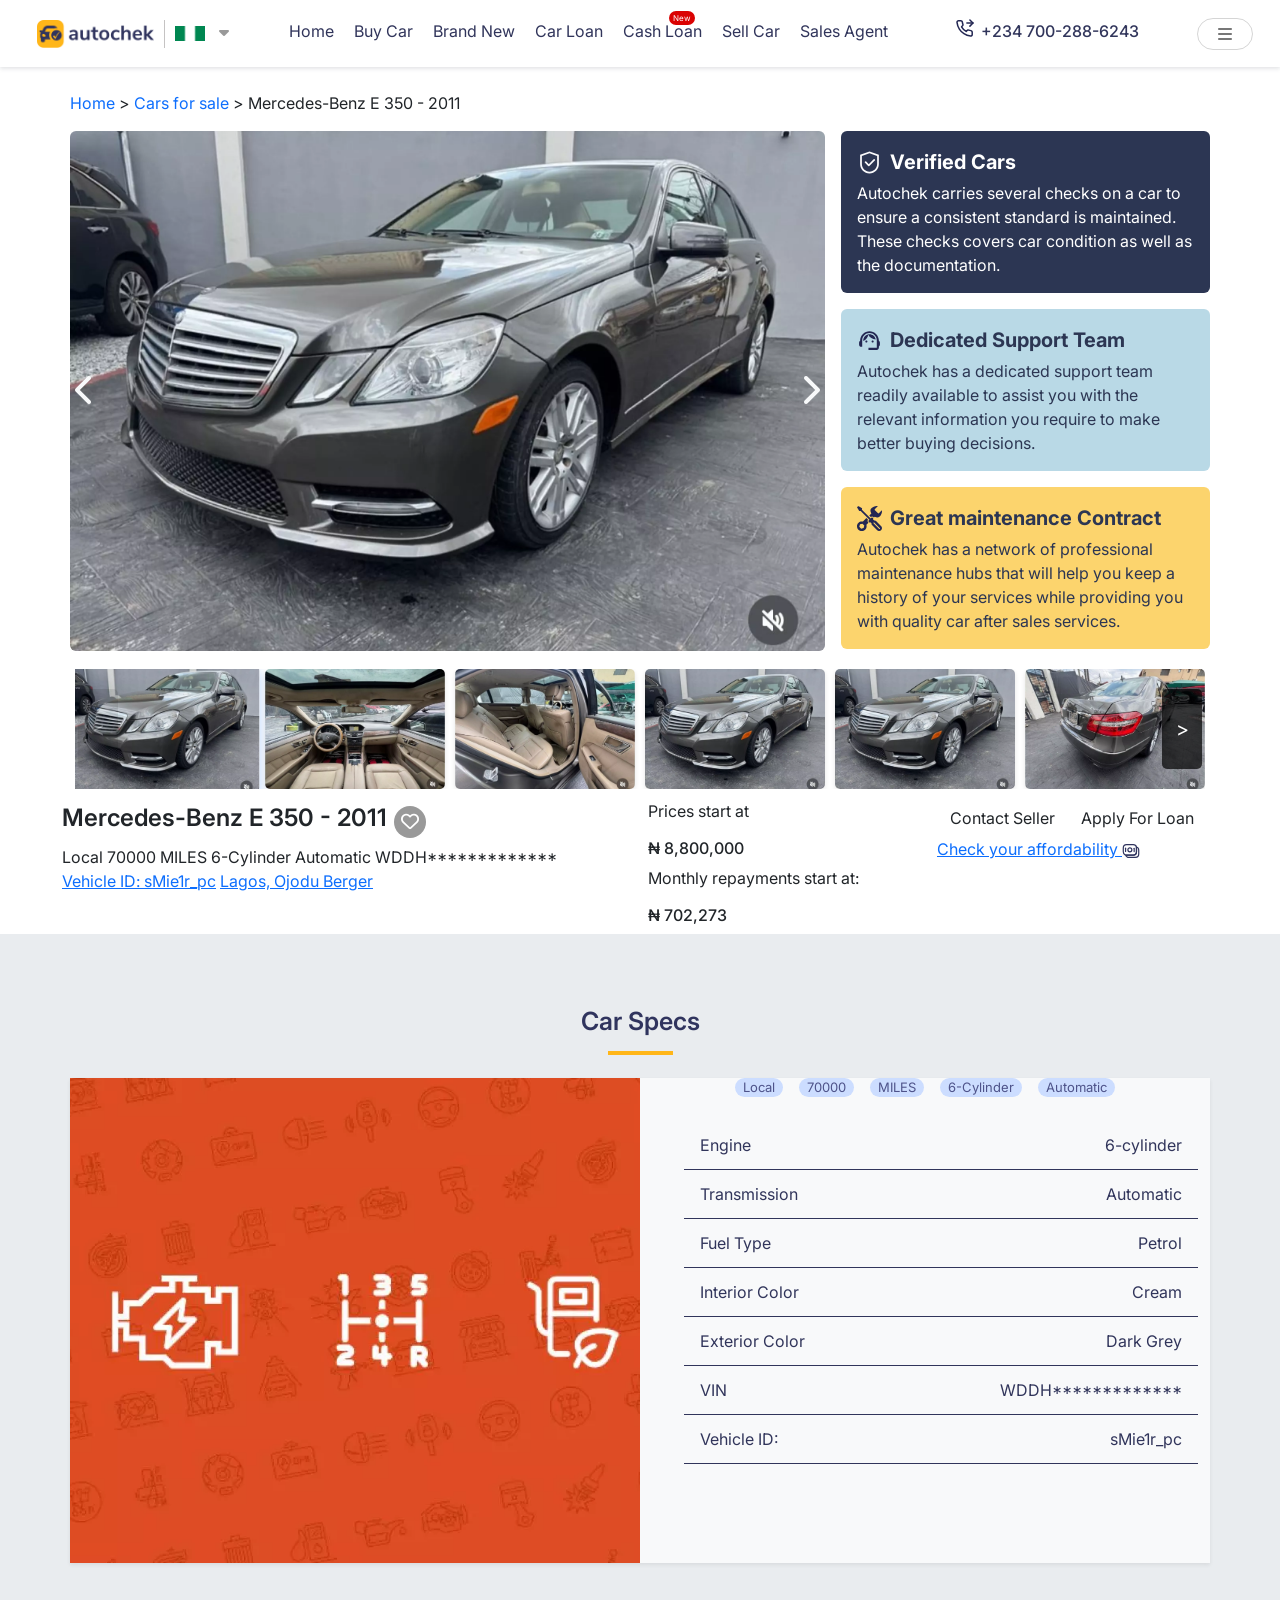
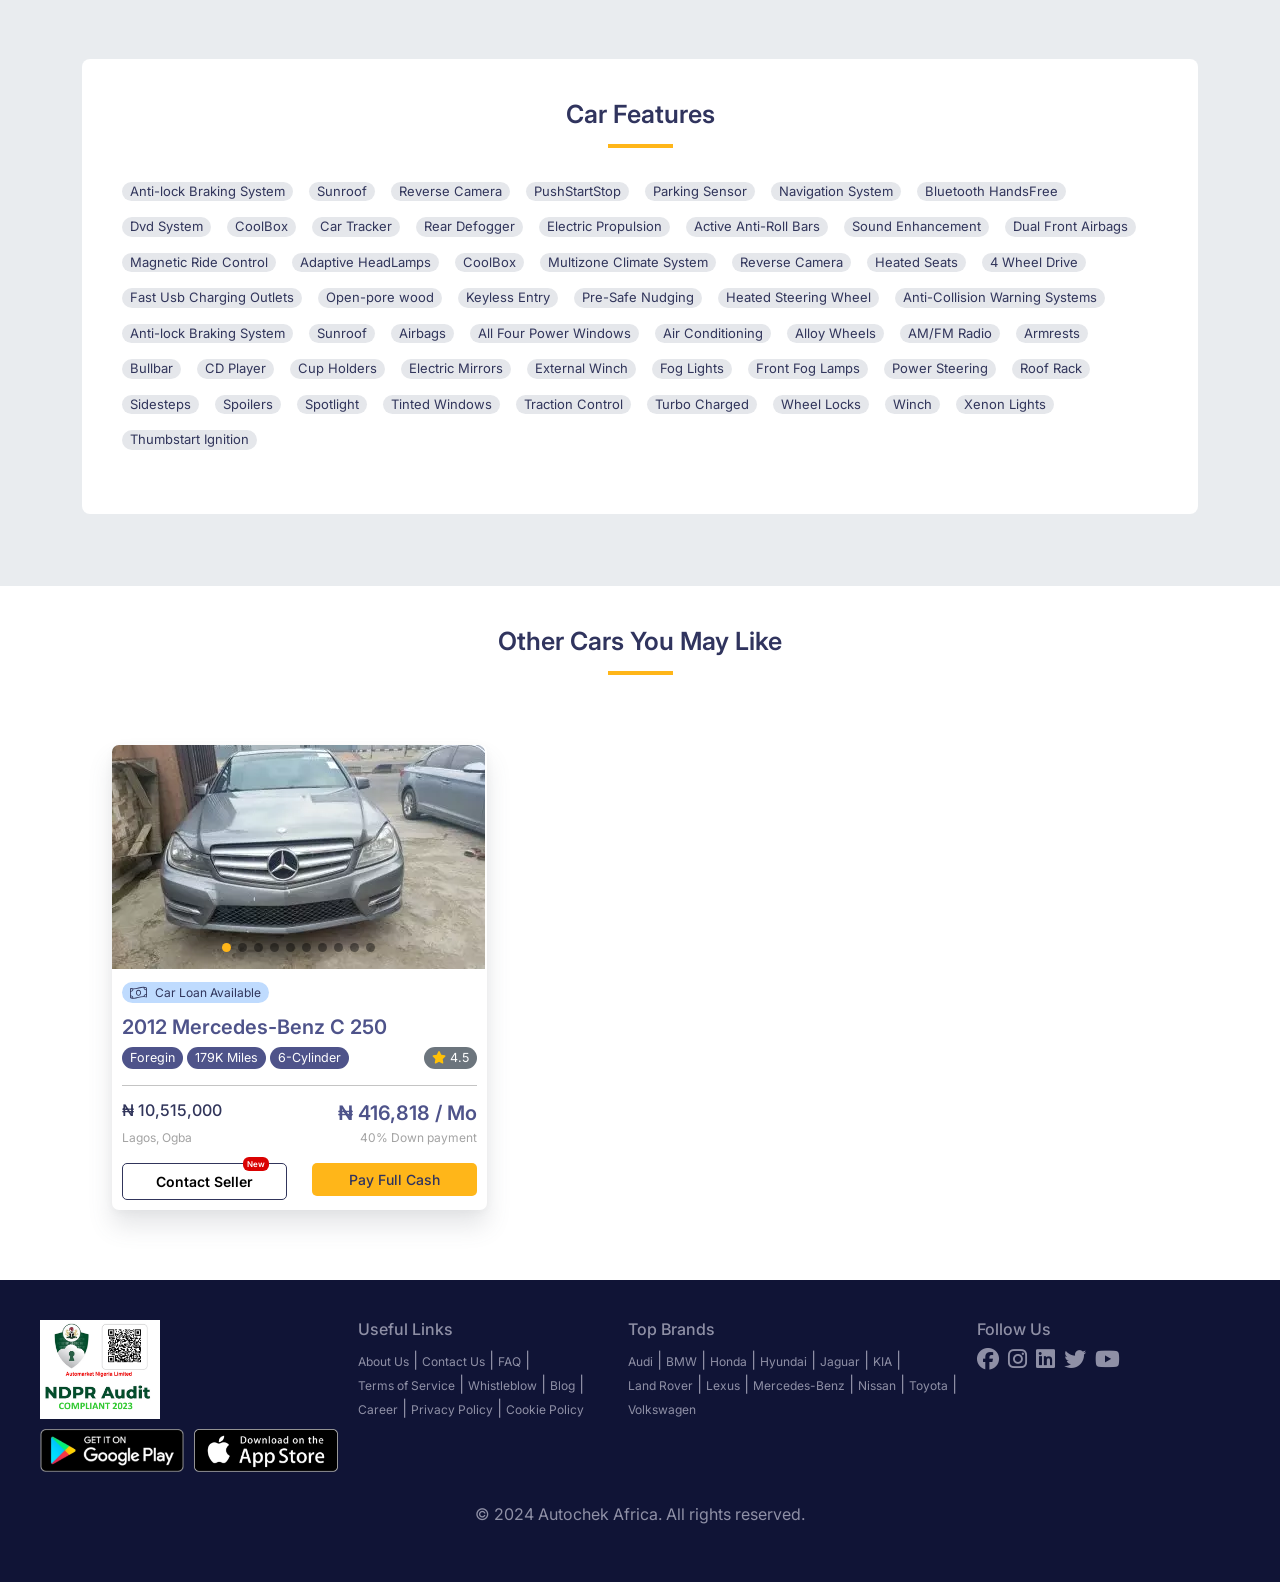
<file: specpage.html>
<!DOCTYPE html>
<html lang="en">

<head>
  <meta charset="UTF-8" />
  <meta name="viewport" content="width=device-width, initial-scale=1.0" />
  <title>
    Autochek: Apply for car loans in Nigeria | Buy and Sell Cars | Find new
    and Old Cars
  </title>
  <link rel="shortcut icon" href="assets/images/favicon.ico" type="image/x-icon">
<link rel="stylesheet" href="https://cdn.jsdelivr.net/npm/bootstrap@5.3.2/dist/css/bootstrap.min.css" />
  <link rel="stylesheet" href="assets/style2.css">
  <link rel="stylesheet" href="assets/nav.css">
  <link rel="stylesheet" href="assets/cards.css">
  <link rel="stylesheet" href="assets/footer.css">
  <link rel="stylesheet" href="https://cdnjs.cloudflare.com/ajax/libs/font-awesome/6.5.2/css/all.min.css" />
  <style>
    .info-box {
      font-family: Arial, sans-serif;
      border-radius: 0.375rem;
      padding: 1rem;
    }

    .info-verified {
      background-color: #2c3653;
      color: white;
    }

    .info-support {
      background-color: #b9d9e6;
      color: #2c3653;
    }

    .info-maintenance {
      background-color: #fcd46d;
      color: #2c3653;
    }
  </style>
</head>

<body>
  <nav>
    <div class="navbar">
      <div class="container">
        <div class="logo">
          <img src="assets/images/logo.webp" alt="" style="border-right: 1px solid #c5c3c3" />
          <div class="country">
            <img src="assets/images/ng.webp" alt="" />
            <i class="fa fa-caret-down" style="color: #999"></i>
          </div>
        </div>
        <div class="list">
          <ul>
            <li><a href="index.html">Home</a></li>
            <li><a href="carsales.html">Buy Car</a></li>
            <li><a href="newcars.html">Brand New</a></li>
            <li><a href="carloan.html">Car Loan</a></li>
            <li class="new"><a href="cashloan.html">Cash Loan</a></li>
            <p class="newd">New</p>
            <li><a href="sellcar.html">Sell Car</a></li>
            <li><a href="salesag.html">Sales Agent</a></li>
          </ul>
        </div>
        <div class="number">
          <a href="tel: +2347002886243">
            <svg width="18" height="18" viewBox="0 0 18 18" fill="none" xmlns="http://www.w3.org/2000/svg">
              <path d="M13.9121 1L16.9702 4.05812L13.9121 7.11625" stroke="#232753" stroke-width="1.5"
                stroke-linecap="round" stroke-linejoin="round"></path>
              <path d="M10.8535 4.05762H16.9698" stroke="#232753" stroke-width="1.5" stroke-linecap="round"
                stroke-linejoin="round"></path>
              <path
                d="M16.2051 13.1715V15.4651C16.2059 15.678 16.1623 15.8888 16.077 16.0839C15.9917 16.279 15.8666 16.4541 15.7097 16.598C15.5528 16.742 15.3676 16.8516 15.1659 16.9198C14.9642 16.988 14.7505 17.0133 14.5384 16.9942C12.1858 16.7386 9.92599 15.9347 7.9405 14.6471C6.09326 13.4733 4.52713 11.9071 3.35332 10.0599C2.06124 8.06538 1.25716 5.79456 1.00621 3.4314C0.9871 3.21998 1.01223 3.0069 1.07998 2.80573C1.14774 2.60455 1.25664 2.41969 1.39976 2.26291C1.54288 2.10613 1.71707 1.98086 1.91125 1.89509C2.10543 1.80932 2.31534 1.76492 2.52762 1.76472H4.82121C5.19225 1.76107 5.55195 1.89246 5.83327 2.1344C6.1146 2.37634 6.29835 2.71232 6.35028 3.07972C6.44708 3.81372 6.62662 4.53441 6.88545 5.22805C6.98831 5.50169 7.01057 5.79909 6.9496 6.085C6.88862 6.3709 6.74696 6.63334 6.54141 6.84121L5.57046 7.81216C6.65881 9.7262 8.2436 11.311 10.1576 12.3993L11.1286 11.4284C11.3365 11.2228 11.5989 11.0812 11.8848 11.0202C12.1707 10.9592 12.4681 10.9815 12.7418 11.0844C13.4354 11.3432 14.1561 11.5227 14.8901 11.6195C15.2615 11.6719 15.6006 11.859 15.8431 12.1451C16.0856 12.4313 16.2144 12.7966 16.2051 13.1715Z"
                stroke="#232753" stroke-width="1.5" stroke-linecap="round" stroke-linejoin="round"></path>
            </svg>
            <p>+234 700-288-6243</p>
          </a>
        </div>
        <div class="bar" data-bs-toggle="modal" data-bs-target="#myModal">
          <button class="btn">
            <i class="fa fa-bars" style="
                  color: #777;
                  border-radius: 25px;
                  padding: 7px 20px;
                "></i>
          </button>
        </div>
      </div>
    </div>
  </nav>

  <main>

    <!-- The Modal -->
    <div class="modal-pop-up">
      <div class="modal fade right" id="myModal" tabindex="-1" aria-labelledby="ModalLabel" aria-hidden="true">
        <div class="modal-dialog modal-dialog-centered">
          <div class="modal-content">
            <!-- Modal body -->
            <div class="modal-body">
              <ul>
                <li><a href="login.html">Login</a></li>
                <li><a href="signup.html">Sign Up</a></li>
              </ul>
            </div>
          </div>
        </div>
      </div>
    </div>
    <!-- End of Modal -->

    <section>
      <div class="carspec">
        <div class="container g-0 mt-4">
          <span><a href="index.html" class="text-decoration-none">Home</a> &gt; <a href="carsales.html"
              class="text-decoration-none">Cars for sale</a> &gt; Mercedes-Benz E 350 - 2011</span>
          <div class="spec-container mt-3">
            <div class="row g-3 mb-2">
              <!-- Left side: Carousel and thumbnails -->
              <div class="col-lg-8 position-relative">
                <img alt="Luxury gray car" class="d-block w-100 object-fit-cover rounded" id="mainImage"
                  src="image/mecerdes2011/e30dnl4m.webp" height="520px">
                <button aria-label="Previous"
                  class="btn btn-link position-absolute top-50 start-0 translate-middle-y text-light fs-2 " id="prevBtn"
                  style="z-index: 10;">
                  <i class="fas fa-chevron-left"></i>
                </button>
                <button aria-label="Next"
                  class="btn btn-link position-absolute top-50 end-0 translate-middle-y text-light fs-2 " id="nextBtn"
                  style="z-index: 10;">
                  <i class="fas fa-chevron-right"></i>
                </button>

              </div>
              <!-- Right side: Info boxes -->
              <div class="col-lg-4 d-flex flex-column gap-3">
                <div class="info-box info-verified">
                  <div class="d-flex align-items-center gap-2 fw-bold fs-5 mb-1">
                    <svg focusable="false" aria-hidden="true" viewBox="0 0 36 36" data-testid="ShieldIcon" width="25"
                      height="25" fill="none" xmlns="http://www.w3.org/2000/svg">
                      <path
                        d="M18 2.25L4.5 6.75V20.25C4.5 27.7066 10.5434 33.75 18 33.75C25.4566 33.75 31.5 27.7066 31.5 20.25V6.75L18 2.25ZM28.9688 20.25C28.9688 26.3074 24.0574 31.2188 18 31.2188C11.9426 31.2188 7.03125 26.3074 7.03125 20.25V8.64844L18 4.78125L28.9688 8.64844V20.25Z"
                        fill="#FAFAFC" stroke-width="5" stroke-linecap="round" stroke-linejoin="round"></path>
                      <path
                        d="M13.3019 16.7027C13.1846 16.5849 13.0451 16.4914 12.8916 16.4276C12.7381 16.3638 12.5734 16.3309 12.4072 16.3309C12.2409 16.3309 12.0762 16.3638 11.9227 16.4276C11.7692 16.4914 11.6297 16.5849 11.5124 16.7027C11.3946 16.82 11.3011 16.9595 11.2373 17.113C11.1735 17.2666 11.1406 17.4312 11.1406 17.5975C11.1406 17.7637 11.1735 17.9284 11.2373 18.0819C11.3011 18.2355 11.3946 18.3749 11.5124 18.4922L16.0616 23.0414L16.1355 23.1152C16.2464 23.2264 16.3782 23.3146 16.5233 23.3748C16.6684 23.4349 16.8239 23.4659 16.981 23.4659C17.138 23.4659 17.2936 23.4349 17.4387 23.3748C17.5837 23.3146 17.7155 23.2264 17.8265 23.1152L25.6839 15.2578C25.7951 15.1469 25.8833 15.0151 25.9434 14.87C26.0036 14.7249 26.0346 14.5694 26.0346 14.4123C26.0346 14.2552 26.0036 14.0997 25.9434 13.9546C25.8833 13.8095 25.7951 13.6778 25.6839 13.5668L25.5855 13.4684C25.4745 13.3572 25.3427 13.269 25.1976 13.2088C25.0526 13.1486 24.897 13.1177 24.74 13.1177C24.5829 13.1177 24.4274 13.1486 24.2823 13.2088C24.1372 13.269 24.0054 13.3572 23.8945 13.4684L16.9792 20.3801L13.3019 16.7027Z"
                        fill="#FAFAFC" stroke-width="5" stroke-linecap="round" stroke-linejoin="round"></path>
                    </svg>
                    Verified Cars
                  </div>
                  <p class="mb-0 fs-6">
                    Autochek carries several checks on a car to ensure a consistent standard is maintained. These checks
                    covers car condition as well as the documentation.
                  </p>
                </div>
                <div class="info-box info-support">
                  <div class="d-flex align-items-center gap-2 fw-bold fs-5 mb-1">
                    <svg focusable="false" aria-hidden="true" viewBox="0 0 36 36" data-testid="SupportIcon" width="25"
                      height="25" fill="none" xmlns="http://www.w3.org/2000/svg">
                      <path
                        d="M31.5 18.33C31.5 10.095 25.11 4.5 18 4.5C10.965 4.5 4.5 9.975 4.5 18.42C3.6 18.93 3 19.89 3 21V24C3 25.65 4.35 27 6 27H7.5V17.85C7.5 12.045 12.195 7.35 18 7.35C23.805 7.35 28.5 12.045 28.5 17.85V28.5H16.5V31.5H28.5C30.15 31.5 31.5 30.15 31.5 28.5V26.67C32.385 26.205 33 25.29 33 24.21V20.76C33 19.71 32.385 18.795 31.5 18.33Z"
                        fill="#232753"></path>
                      <path
                        d="M13.5 21C14.3284 21 15 20.3284 15 19.5C15 18.6716 14.3284 18 13.5 18C12.6716 18 12 18.6716 12 19.5C12 20.3284 12.6716 21 13.5 21Z"
                        fill="#232753"></path>
                      <path
                        d="M22.5 21C23.3284 21 24 20.3284 24 19.5C24 18.6716 23.3284 18 22.5 18C21.6716 18 21 18.6716 21 19.5C21 20.3284 21.6716 21 22.5 21Z"
                        fill="#232753"></path>
                      <path
                        d="M26.9997 16.545C26.642 14.4362 25.5498 12.5219 23.9164 11.1411C22.2829 9.7602 20.2136 9.00176 18.0747 9C13.5297 9 8.63971 12.765 9.02971 18.675C10.8794 17.9181 12.5131 16.7152 13.7851 15.1737C15.057 13.6321 15.9278 11.7998 16.3197 9.84C18.2847 13.785 22.3197 16.5 26.9997 16.545Z"
                        fill="#232753"></path>
                    </svg>
                    Dedicated Support Team
                  </div>
                  <p class="mb-0 fs-6">
                    Autochek has a dedicated support team readily available to assist you with the relevant information
                    you
                    require to make better buying decisions.
                  </p>
                </div>
                <div class="info-box info-maintenance">
                  <div class="d-flex align-items-center gap-2 fw-bold fs-5 mb-1">
                    <svg focusable="false" aria-hidden="true" viewBox="0 0 26 26" data-testid="MaintenanceIcon"
                      width="25" height="25" fill="none" xmlns="http://www.w3.org/2000/svg">
                      <g clip-path="url(#clip0_1017_32700)">
                        <path
                          d="M1.313 0L0 1.313L2.313 5.313L3.813 5.093L12.969 14.25L12.188 15C11.788 15.4 11.788 16.006 12.188 16.406L12.594 16.813C12.994 17.213 13.606 17.213 13.906 16.813L15.094 18C14.994 18.6 15.094 19.313 15.594 19.813L21 25.188C22.1 26.288 23.9 26.288 25 25.188C26.3 23.988 26.288 22.194 25.188 21.094L19.813 15.687C19.313 15.187 18.6 14.987 18 15.187L16.687 14C16.987 13.6 16.987 12.988 16.687 12.687L16.312 12.313C16.2211 12.2182 16.112 12.1428 15.9911 12.0912C15.8703 12.0397 15.7403 12.0131 15.609 12.0131C15.4777 12.0131 15.3477 12.0397 15.2269 12.0912C15.106 12.1428 14.9969 12.2182 14.906 12.313L14.25 12.969L5.094 3.813L5.312 2.313L1.312 0L1.313 0ZM20.813 0.031C18.84 -0.133 16.224 1.175 15 2.312C13.494 3.818 13.74 5.787 14.937 7.688L12.813 9.813L14.313 11.5C15.113 10.8 16.293 10.8 17.093 11.5L17.5 11.906L17.594 12L18.469 11.125C20.277 12.188 22.159 12.341 23.594 10.906C24.994 9.606 26.512 6.4 25.812 4.5L23 7.406C22.6 7.806 21.994 7.806 21.594 7.406L18.687 4.5C18.5922 4.40909 18.5168 4.29995 18.4652 4.17914C18.4137 4.05833 18.3871 3.92834 18.3871 3.797C18.3871 3.66566 18.4137 3.53567 18.4652 3.41486C18.5168 3.29405 18.5922 3.18491 18.687 3.094L21.595 0.188C21.345 0.1 21.095 0.055 20.813 0.031ZM9.813 12.5L6.187 16.125C5.79736 16.0384 5.39913 15.9965 5 16C2.2 16 0 18.2 0 21C0 23.8 2.2 26 5 26C7.8 26 10 23.8 10 21C10 20.487 9.919 19.994 9.781 19.531L11.906 17.406L11.594 17C10.794 16.2 10.8 14.988 11.5 14.187L9.812 12.5H9.813ZM17.563 17.063C17.688 17.063 17.806 17.087 17.906 17.188L23.813 23.094C24.013 23.294 24.013 23.612 23.813 23.812C23.613 24.012 23.293 24.012 23.093 23.812L17.188 17.906C16.988 17.706 16.988 17.388 17.188 17.188C17.288 17.088 17.438 17.063 17.563 17.063ZM5.688 18.405L7.594 20.312L6.906 22.905L4.313 23.593L2.406 21.686L3.094 19.093L5.688 18.405Z"
                          fill="#232753"></path>
                      </g>
                      <defs>
                        <clipPath id="clip0_1017_32700">
                          <rect width="26" height="26" fill="white"></rect>
                        </clipPath>
                      </defs>
                    </svg>
                    Great maintenance Contract
                  </div>
                  <p class="mb-0 fs-6">
                    Autochek has a network of professional maintenance hubs that will help you keep a history of your
                    services while providing you with quality car after sales services.
                  </p>
                </div>
              </div>
            </div>
            <!-- Thumbnails -->
            <div class="row g-4" width="100%">
                <div class="thumbnail-container px-2">
                    <button class="thumbnail-nav prev" id="thumbPrevBtn" disabled>&lt;</button>
                    <div class="thumbnails-wrapper">
                        <div class="thumbnail-scroll" id="thumbnailContainer">
                            <!-- Thumbnails inserted by JS -->
                        </div>
                    </div>
                    <button class="thumbnail-nav next" id="thumbNextBtn">&gt;</button>
                </div>
            </div>
          </div>

          <div class="cardetails">
            <div class="row g-3">
              <div class="col-6 p-0">
                <div class="d-flex align-items-center text-center">
                  <h3 class="fw-semibold fs-4">Mercedes-Benz E 350 - 2011</h3>
                  <span><i class="fa-regular fa-heart"></i></span>
                </div>
                <div class="quickspec">
                  <span>Local</span>
                  <span>70000 MILES</span>
                  <span>6-Cylinder</span>
                  <span>Automatic</span>
                  <span>WDDH*************</span>
                  <p><a href="">Vehicle ID: sMie1r_pc</a> <a href="">Lagos, Ojodu Berger</a></p>
                </div>                
              </div>
              <div class="col-3 pr">
                <div>
                  <p>Prices start at</p>
                  <h6>₦ 8,800,000</h6>
                </div>
                <div>
                  <p>Monthly repayments start at:</p>
                  <h6>₦ 702,273</h6>
                </div>
              </div>
              <div class="col-3">
                <div class="apply d-flex">
                  <button class="btn">Contact Seller</button>
                  <button class="btn">Apply For Loan</button>
                </div>
                <p><a href="">Check your affordability <img src="image/money.svg" alt=""></a></p>
              </div>
            </div>
          </div>
        </div>
      </div>
    </section>

    <section class="bg-body-secondary px-0 py-5">
      <div class="container py-4">

        <div class="cars-spec">
          <div class="spec-header d-flex justify-content-center">
            <h4>Car Specs
              <hr class="d-flex justify-content-center">
            </h4>
          </div>
          <div class="image-spec row shadow-sm">
            <div class="col-md-6 p-0" width="650px">
              <img src="image/CarSpecsBackground.webp" alt="">
            </div>
            <div class="car-details col-md-6 w-50 bg-light">
              <div class="info mb-4 d-flex justify-content-center gap-3">
                <span>Local</span> <span>70000</span> <span>MILES</span> <span>6-Cylinder</span> <span>Automatic</span>
              </div>
              <div class="content">
                <ul>
                  <li><span>Engine</span><span>6-cylinder</span></li>
                  <li><span>Transmission</span><span>Automatic</span></li>
                  <li><span>Fuel Type</span><span>Petrol</span></li>
                  <li><span>Interior Color</span><span>Cream</span></li>
                  <li><span>Exterior Color</span><span>Dark Grey</span></li>
                  <li><span>VIN</span><span>WDDH*************</span></li>
                  <li><span>Vehicle ID:</span><span>sMie1r_pc</span></li>
                </ul>
              </div>
            </div>
          </div>
        </div>

        <div class="loan-calculator py-5">

        </div>


        <div class="car-feature">
          <div class="content ">
              <h2>Car Features
                <hr class="d-flex justify-content-center">
              </h2>
            <div class="features">
              <span>Anti-lock Braking System</span>
              <span>Sunroof</span>
              <span>Reverse Camera</span>
              <span>PushStartStop</span>
              <span>Parking Sensor</span>
              <span>Navigation System</span>
              <span>Bluetooth HandsFree</span>
              <span>Dvd System</span>
              <span>CoolBox</span>
              <span>Car Tracker</span>
              <span>Rear Defogger</span>
              <span>Electric Propulsion</span>
              <span>Active Anti-Roll Bars</span>
              <span>Sound Enhancement</span>
              <span>Dual Front Airbags</span>
              <span>Magnetic Ride Control</span>
              <span>Adaptive HeadLamps</span>
              <span>CoolBox</span>
              <span>Multizone Climate System</span>
              <span>Reverse Camera</span>
              <span>Heated Seats</span>
              <span>4 Wheel Drive</span>
              <span>Fast Usb Charging Outlets</span>
              <span>Open-pore wood</span>
              <span>Keyless Entry</span>
              <span>Pre-Safe Nudging</span>
              <span>Heated Steering Wheel</span>
              <span>Anti-Collision Warning Systems</span>
              <span>Anti-lock Braking System</span>
              <span>Sunroof</span>
              <span>Airbags</span>
              <span>All Four Power Windows</span>
              <span>Air Conditioning</span>
              <span>Alloy Wheels</span>
              <span>AM/FM Radio</span>
              <span>Armrests</span>
              <span>Bullbar</span>
              <span>CD Player</span>
              <span>Cup Holders</span>
              <span>Electric Mirrors</span>
              <span>External Winch</span>
              <span>Fog Lights</span>
              <span>Front Fog Lamps</span>
              <span>Power Steering</span>
              <span>Roof Rack</span>
              <span>Sidesteps</span>
              <span>Spoilers</span>
              <span>Spotlight</span>
              <span>Tinted Windows</span>
              <span>Traction Control</span>
              <span>Turbo Charged</span>
              <span>Wheel Locks</span>
              <span>Winch</span>
              <span>Xenon Lights</span>
              <span>Thumbstart Ignition</span>
            </div>
          </div>
        </div>

      </div>
    </section>

    <section>
      <div class="others">
        <div class="container">
          <h2>Other Cars You May Like
            <hr class="d-flex justify-content-center">
          </h2>
          <div class="row g-3 mt-4">
            <div class="col-lg-3 col-md-4 col-sm-6">
              <div class="cards">
                <div class="container">
                  <div class="image">
                    <div id="carouselExampleIndicators" class="carousel slide">
                      <div class="carousel-indicators">
                        <button type="button" data-bs-target="#carouselExampleIndicators" data-bs-slide-to="0" class="active" aria-current="true" aria-label="Slide 1"></button>
                        <button type="button" data-bs-target="#carouselExampleIndicators" data-bs-slide-to="1" aria-label="Slide 2"></button>
                        <button type="button" data-bs-target="#carouselExampleIndicators" data-bs-slide-to="2" aria-label="Slide 3"></button>
                        <button type="button" data-bs-target="#carouselExampleIndicators" data-bs-slide-to="3" aria-label="Slide 4"></button>
                        <button type="button" data-bs-target="#carouselExampleIndicators" data-bs-slide-to="4" aria-label="Slide 5"></button>
                        <button type="button" data-bs-target="#carouselExampleIndicators" data-bs-slide-to="5" aria-label="Slide 6"></button>
                        <button type="button" data-bs-target="#carouselExampleIndicators" data-bs-slide-to="6" aria-label="Slide 7"></button>
                        <button type="button" data-bs-target="#carouselExampleIndicators" data-bs-slide-to="7" aria-label="Slide 8"></button>
                        <button type="button" data-bs-target="#carouselExampleIndicators" data-bs-slide-to="8" aria-label="Slide 9"></button>
                        <button type="button" data-bs-target="#carouselExampleIndicators" data-bs-slide-to="9" aria-label="Slide 10"></button>
                      </div>
                      <div class="carousel-inner">
                        <div class="carousel-item active">
                          <img src="image/MercedesBenz-C/4SJQl53h.webp" class="d-block w-100" alt="...">
                        </div>
                        <div class="carousel-item">
                          <img src="image/MercedesBenz-C/9qe7LarS.webp" class="d-block w-100" alt="...">
                        </div>
                        <div class="carousel-item">
                          <img src="image/MercedesBenz-C/BxvMVVZm.webp" class="d-block w-100" alt="...">
                        </div>
                        <div class="carousel-item">
                          <img src="image/MercedesBenz-C/cmAdR4R5.webp" class="d-block w-100" alt="...">
                        </div>
                        <div class="carousel-item">
                          <img src="image/MercedesBenz-C/e7DeDwJb.webp" class="d-block w-100" alt="...">
                        </div>
                        <div class="carousel-item">
                          <img src="image/MercedesBenz-C/gMWi3rHW.webp" class="d-block w-100" alt="...">
                        </div>
                        <div class="carousel-item">
                          <img src="image/MercedesBenz-C/pNXjiovJ.webp" class="d-block w-100" alt="...">
                        </div>
                        <div class="carousel-item">
                          <img src="image/MercedesBenz-C/Ruq39Hrp.webp" class="d-block w-100" alt="...">
                        </div>
                        <div class="carousel-item">
                          <img src="image/MercedesBenz-C/ukcvTsHa.webp" class="d-block w-100" alt="...">
                        </div>
                        <div class="carousel-item">
                          <img src="image/MercedesBenz-C/vL5f8oyS.webp" class="d-block w-100" alt="...">
                        </div>
                      </div>
                    </div>
                  </div> 
                  
                  <div class="detail">
                    <div class="carloan">
                      <span>
                        <svg aria-hidden="true" data-prefix="fal" data-icon="money-bill-wave" role="img" xmlns="http://www.w3.org/2000/svg" viewBox="0 0 640 512" class="svg-inline--fa fa-money-bill-wave fa-w-20 fa-7x" width="17">
                          <path fill="currentColor" d="M320 144c-53.02 0-96 50.14-96 112 0 61.85 42.98 112 96 112 53 0 96-50.13 96-112 0-61.86-42.98-112-96-112zm0 192c-35.29 0-64-35.89-64-80s28.71-80 64-80 64 35.89 64 80-28.71 80-64 80zM621.16 54.46C582.37 38.19 543.55 32 504.75 32c-123.17-.01-246.33 62.34-369.5 62.34C70.34 94.34 46.9 79 32.25 79 15.04 79 0 92.32 0 110.81v317.26c0 12.63 7.23 24.6 18.84 29.46C57.63 473.81 96.45 480 135.25 480c123.17 0 246.33-62.35 369.5-62.35 64.91 0 88.34 15.35 103 15.35 17.21 0 32.25-13.32 32.25-31.81V83.93c0-12.64-7.23-24.6-18.84-29.47zm-588.21 56.8c20.22 6.42 41.03 10.53 62.67 12.89-1.97 33.41-29.23 60.04-62.89 60.43l.22-73.32zM32 428.07l.13-42.54c33.58.07 60.88 26.31 63.38 59.43-22.45-3.04-43.63-8.45-63.51-16.89zm575.05-27.33c-20.16-6.4-40.9-10.51-62.47-12.87 2.89-32.5 29.69-58.14 62.69-58.52l-.22 71.39zm.31-103.54c-50 .34-90.59 39.32-94.58 88.6-70.73-1.43-137.18 15.82-200.6 31.87-75.07 19-126.54 31.21-184.41 29.87-1.23-52.02-43.48-94.01-95.55-94.13l.41-136.67c50.65-.34 91.72-40.32 94.78-90.52 70.53 1.41 137.02-15.83 200.4-31.87C402.6 75.41 454.3 63.13 512.03 64.46c.18 52.93 43.01 95.94 95.74 96.07l-.41 136.67zm.51-168.8c-34.24-.07-62.04-27.34-63.58-61.38 22.53 3.03 43.78 8.45 63.71 16.91l-.13 44.47z" class=""></path>
                        </svg>
                        Car Loan Available
                      </span>
                    </div>
                    <div>
                      <h6>2012 Mercedes-Benz C 250</h6>
                      <div class="details justify-content-between">
                        <div class="d-flex gap-1">
                          <p>Foregin</p>
                          <p>179K Miles</p>
                          <p>6-Cylinder</p>
                        </div>
                      <div class="rate">
                        <p class="bg-secondary">
                          <i class="fa-solid fa-star text-warning"></i>
                        4.5</p>
                      </div>
                      </div>
                    </div>
                    <div class="buy">
                      <div class="full">
                        <h5>₦ 10,515,000</h5>
                        <p>Lagos, Ogba</p>
                      </div>
                      <div class="part">
                        <h4>₦ 416,818 / Mo</h4>
                        <p>40% Down payment</p>
                      </div>
                    </div>
                    <div class="purchase">
                      <div class="pay">
                        <button class="btn-custom" style="position: relative;">
                          Contact Seller
                          <p class="newe">New</p>
                        </button>
                      </div>
                      <div class="loan">
                        <button class="btn-custom">Pay Full Cash</button>
                      </div>
                    </div>
                  </div>
                </div>
              </div>
            </div>
          </div>
    </section>
  </main>


  <footer>
    <div class="footer">
      <div class="footer-links">
        <div class="download">
          <img src="assets/images/NDPR.png" alt="" />
          <div class="appstore">
            <a href="#"><img src="assets/images/google-play.webp" alt="" /></a>
            <a href="#"><img src="assets/images/appstore.webp" alt="" /></a>
          </div>
        </div>
        <div class="links">
          <div class="useful" style="width: 250px">
            <h5>Useful Links</h5>
            <p>
              <a href="#">About Us</a> | <a href="#">Contact Us</a> |
              <a href="#">FAQ</a> | <br /><a href="#">Terms of Service</a> |
              <a href="#">Whistleblow</a> | <a href="#">Blog</a> | <br /><a href="#">Career</a>
              | <a href="#">Privacy Policy</a> | <a href="#">Cookie Policy</a>
            </p>
          </div>
        </div>
        <div class="links">
          <h5>Top Brands</h5>
          <p>
            <a href="#">Audi</a> | <a href="#">BMW</a> | <a href="#">Honda</a> |
            <a href="#">Hyundai</a> | <a href="#">Jaguar</a> |
            <a href="#">KIA</a> | <br /><a href="#">Land Rover</a> |
            <a href="#">Lexus</a> | <a href="#">Mercedes-Benz</a> |
            <a href="#">Nissan</a> | <a href="#">Toyota</a> | <br /><a href="#">Volkswagen</a>
          </p>
        </div>
        <div class="links">
          <h5>Follow Us</h5>
          <p>
            <a href="#"><i class="fa-brands fa-facebook"></i></a>
            <a href="#"><i class="fa-brands fa-instagram"></i></a>
            <a href="#"><i class="fa-brands fa-linkedin"></i></a>
            <a href="#"><i class="fa-brands fa-twitter"></i></a>
            <a href="#"><i class="fa-brands fa-youtube"></i></a>
          </p>
        </div>
      </div>
      <div class="copyright">
        <p>© 2024 Autochek Africa. All rights reserved.</p>
      </div>
    </div>
  </footer>

<script src="https://cdn.jsdelivr.net/npm/bootstrap@5.3.2/dist/js/bootstrap.bundle.min.js"></script>    <script>
        const images = [
            {
                src: "image/mecerdes2011/e30dnl4m.webp",
                alt: "Luxury gray car front view parked on a textured driveway with a green warranty available badge on top left",
                warranty: true
            },
            {
                src: "image/mecerdes2011/fkNgAtzZ.webp",
                alt: "Thumbnail image of luxury gray car front view parked on a textured driveway",
                warranty: false
            },
            {
                src: "image/mecerdes2011/GmVhZk4k.webp",
                alt: "Thumbnail image of luxury gray car front view parked on a textured driveway",
                warranty: false
            },
            {
                src: "image/mecerdes2011/iz8xgkaG.webp",
                alt: "Thumbnail image of luxury gray car front view parked on a textured driveway",
                warranty: false
            },
            {
                src: "image/mecerdes2011/wTvLQ70v.webp",
                alt: "Thumbnail image of luxury gray car front view parked on a textured driveway",
                warranty: false
            },
            {
                src: "image/mecerdes2011/y71Srs0j.webp",
                alt: "Thumbnail image of luxury gray car front view parked on a textured driveway",
                warranty: false
            },
            {
                src: "image/mecerdes2011/fkNgAtzZ.webp",
                alt: "Thumbnail image of luxury gray car front view parked on a textured driveway",
                warranty: false
            },
            {
                src: "image/mecerdes2011/wTvLQ70v.webp",
                alt: "Thumbnail image of luxury gray car front view parked on a textured driveway",
                warranty: false
            },
            {
                src: "image/mecerdes2011/fkNgAtzZ.webp",
                alt: "Thumbnail image of luxury gray car front view parked on a textured driveway",
                warranty: false
            }
        ];

        let currentIndex = 0;
        let thumbOffset = 0;
        const thumbnailsPerPage = 6;
        const thumbnailWidth = 180; // Increased width of each thumbnail
        const thumbnailGap = 10;    // Increased gap between thumbnails

        const mainImage = document.getElementById("mainImage");
        const thumbnailContainer = document.getElementById("thumbnailContainer");
        const thumbPrevBtn = document.getElementById("thumbPrevBtn");
        const thumbNextBtn = document.getElementById("thumbNextBtn");

        function updateMainImage(index) {
            currentIndex = index;
            mainImage.src = images[index].src;
            mainImage.alt = images[index].alt;
            updateActiveThumbnail();
            ensureThumbnailVisible(index);
        }

        function updateActiveThumbnail() {
            const thumbnails = thumbnailContainer.querySelectorAll("img");
            thumbnails.forEach((thumb, i) => {
                thumb.classList.toggle("active", i === currentIndex);
            });
        }

        function createThumbnails() {
            thumbnailContainer.innerHTML = "";
            images.forEach((img, i) => {
                const thumb = document.createElement("img");
                thumb.src = img.src;
                thumb.alt = img.alt;
                thumb.className = "thumbnail-img";
                thumb.addEventListener("click", () => updateMainImage(i));
                thumbnailContainer.appendChild(thumb);
            });
            updateThumbnailNavigation();
        }

        function updateThumbnailNavigation() {
            thumbPrevBtn.disabled = thumbOffset === 0;
            const maxOffset = Math.max(0, images.length - thumbnailsPerPage);
            thumbNextBtn.disabled = thumbOffset >= maxOffset;
        }

        function scrollThumbnails(direction) {
            if (direction === 'prev' && thumbOffset > 0) {
                thumbOffset--;
            } else if (direction === 'next' && thumbOffset < images.length - thumbnailsPerPage) {
                thumbOffset++;
            }
            
            const scrollAmount = thumbOffset * (thumbnailWidth + thumbnailGap);
            thumbnailContainer.style.transform = `translateX(-${scrollAmount}px)`;
            updateThumbnailNavigation();
        }

        function ensureThumbnailVisible(index) {
            if (index < thumbOffset) {
                thumbOffset = index;
            } else if (index >= thumbOffset + thumbnailsPerPage) {
                thumbOffset = index - thumbnailsPerPage + 1;
            }
            
            const scrollAmount = thumbOffset * (thumbnailWidth + thumbnailGap);
            thumbnailContainer.style.transform = `translateX(-${scrollAmount}px)`;
            updateThumbnailNavigation();
        }

        // Event listeners
        thumbPrevBtn.addEventListener("click", () => scrollThumbnails('prev'));
        thumbNextBtn.addEventListener("click", () => scrollThumbnails('next'));

        // Initialize
        createThumbnails();
        updateMainImage(0);
    </script>
</body>

</html>
</file>
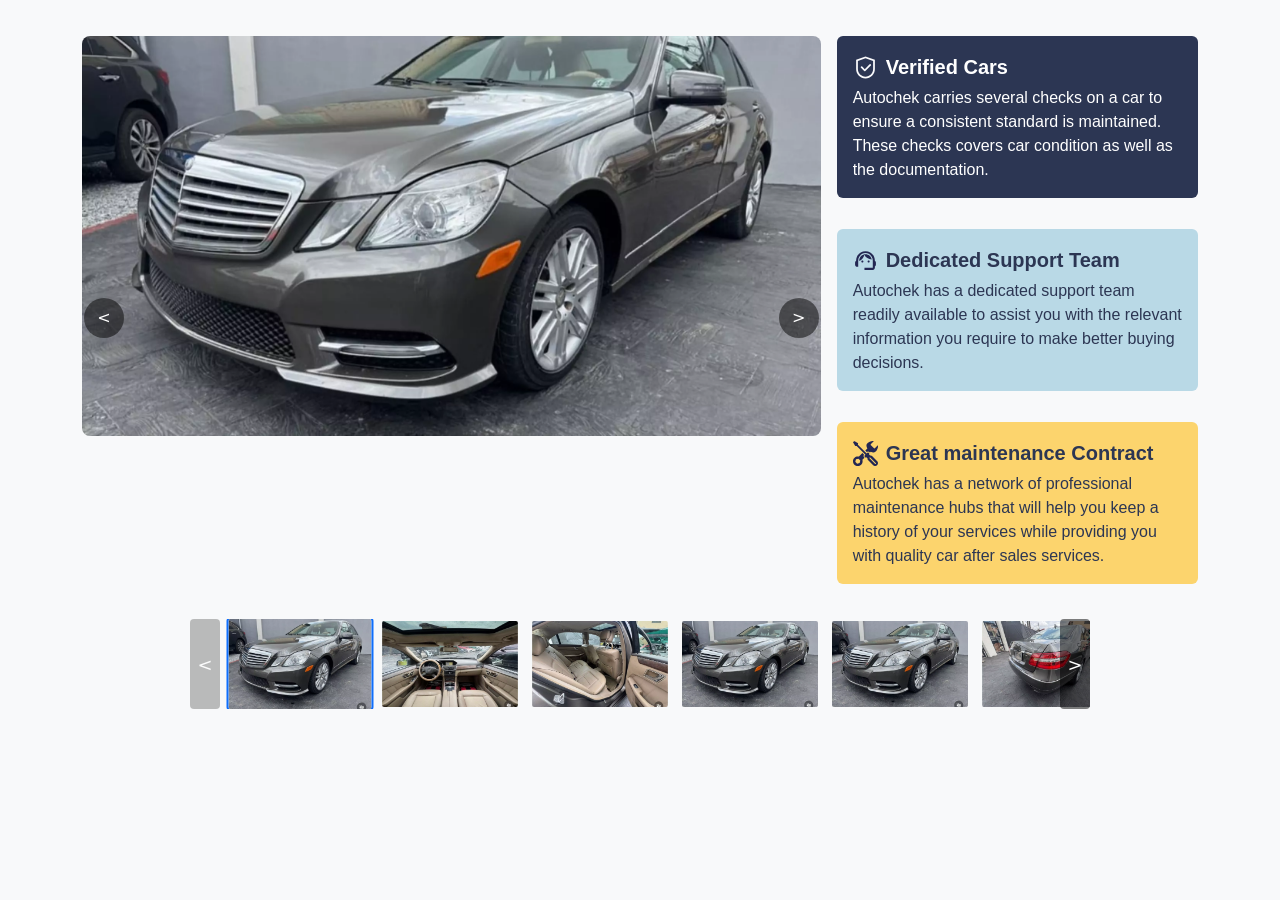
<file: test.html>
<!DOCTYPE html>
<html lang="en">

<head>
    <meta charset="UTF-8">
    <meta name="viewport" content="width=device-width, initial-scale=1.0">
    <title>Car Gallery</title>
    <link href="https://cdn.jsdelivr.net/npm/bootstrap@5.3.0/dist/css/bootstrap.min.css" rel="stylesheet">
    <style>
        body {
            padding: 20px;
            background-color: #f8f9fa;
        }
        
        .info-box {
            font-family: Arial, sans-serif;
            border-radius: 0.375rem;
            padding: 1rem;
            margin-bottom: 15px;
        }

        .info-verified {
            background-color: #2c3653;
            color: white;
        }

        .info-support {
            background-color: #b9d9e6;
            color: #2c3653;
        }

        .info-maintenance {
            background-color: #fcd46d;
            color: #2c3653;
        }

        #mainImage {
            width: 100%;
            height: 400px;
            object-fit: cover;
            border-radius: 8px;
            margin-bottom: 20px;
        }

        .thumbnail-container {
            position: relative;
            width: 100%;
            max-width: 900px;
            margin: 20px auto;
        }

        .thumbnails-wrapper {
            display: flex;
            overflow: hidden;
            width: 100%;
            position: relative;
            padding: 0 40px;
        }

        .thumbnail-scroll {
            display: flex;
            transition: transform 0.3s ease;
            gap: 10px;
        }

        .thumbnail-img {
            cursor: pointer;
            border: 2px solid transparent;
            transition: all 0.3s;
            flex: 0 0 auto;
            width: 140px;
            height: 90px;
            object-fit: cover;
            border-radius: 4px;
        }

        .thumbnail-img:hover {
            opacity: 0.8;
        }

        .thumbnail-img.active {
            border-color: #0d6efd;
            transform: scale(1.05);
        }

        .thumbnail-nav {
            position: absolute;
            top: 50%;
            transform: translateY(-50%);
            background: rgba(0, 0, 0, 0.5);
            color: white;
            border: none;
            width: 30px;
            height: 90px;
            z-index: 10;
            cursor: pointer;
            font-size: 18px;
            display: flex;
            align-items: center;
            justify-content: center;
            border-radius: 4px;
        }

        .thumbnail-nav.prev {
            left: 0;
        }

        .thumbnail-nav.next {
            right: 0;
        }

        .thumbnail-nav:disabled {
            opacity: 0.5;
            cursor: not-allowed;
        }

        .nav-button {
            background: rgba(0, 0, 0, 0.5);
            color: white;
            border: none;
            width: 40px;
            height: 40px;
            border-radius: 50%;
            display: flex;
            align-items: center;
            justify-content: center;
            position: absolute;
            top: 50%;
            transform: translateY(-50%);
            z-index: 10;
        }

        .prev-main {
            left: 10px;
        }

        .next-main {
            right: 10px;
        }
    </style>
</head>

<body>
    <div class="container mt-3">
        <div class="row g-3 mb-2">
            <!-- Left side: Carousel and thumbnails -->
            <div class="col-lg-8 position-relative">
                <img alt="Luxury gray car" class="d-block w-100" id="mainImage"
                  src="https://via.placeholder.com/800x400?text=Main+Car+Image" height="400">
                <button class="nav-button prev-main" id="prevBtn">
                  &lt;
                </button>
                <button class="nav-button next-main" id="nextBtn">
                  &gt;
                </button>
            </div>
            
            <!-- Right side: Info boxes -->
            <div class="col-lg-4 d-flex flex-column gap-3">
                <div class="info-box info-verified">
                  <div class="d-flex align-items-center gap-2 fw-bold fs-5 mb-1">
                    <svg focusable="false" aria-hidden="true" viewBox="0 0 36 36" width="25" height="25" fill="none" xmlns="http://www.w3.org/2000/svg">
                      <path d="M18 2.25L4.5 6.75V20.25C4.5 27.7066 10.5434 33.75 18 33.75C25.4566 33.75 31.5 27.7066 31.5 20.25V6.75L18 2.25ZM28.9688 20.25C28.9688 26.3074 24.0574 31.2188 18 31.2188C11.9426 31.2188 7.03125 26.3074 7.03125 20.25V8.64844L18 4.78125L28.9688 8.64844V20.25Z" fill="#FAFAFC"></path>
                      <path d="M13.3019 16.7027C13.1846 16.5849 13.0451 16.4914 12.8916 16.4276C12.7381 16.3638 12.5734 16.3309 12.4072 16.3309C12.2409 16.3309 12.0762 16.3638 11.9227 16.4276C11.7692 16.4914 11.6297 16.5849 11.5124 16.7027C11.3946 16.82 11.3011 16.9595 11.2373 17.113C11.1735 17.2666 11.1406 17.4312 11.1406 17.5975C11.1406 17.7637 11.1735 17.9284 11.2373 18.0819C11.3011 18.2355 11.3946 18.3749 11.5124 18.4922L16.0616 23.0414L16.1355 23.1152C16.2464 23.2264 16.3782 23.3146 16.5233 23.3748C16.6684 23.4349 16.8239 23.4659 16.981 23.4659C17.138 23.4659 17.2936 23.4349 17.4387 23.3748C17.5837 23.3146 17.7155 23.2264 17.8265 23.1152L25.6839 15.2578C25.7951 15.1469 25.8833 15.0151 25.9434 14.87C26.0036 14.7249 26.0346 14.5694 26.0346 14.4123C26.0346 14.2552 26.0036 14.0997 25.9434 13.9546C25.8833 13.8095 25.7951 13.6778 25.6839 13.5668L25.5855 13.4684C25.4745 13.3572 25.3427 13.269 25.1976 13.2088C25.0526 13.1486 24.897 13.1177 24.74 13.1177C24.5829 13.1177 24.4274 13.1486 24.2823 13.2088C24.1372 13.269 24.0054 13.3572 23.8945 13.4684L16.9792 20.3801L13.3019 16.7027Z" fill="#FAFAFC"></path>
                    </svg>
                    Verified Cars
                  </div>
                  <p class="mb-0 fs-6">
                    Autochek carries several checks on a car to ensure a consistent standard is maintained. These checks
                    covers car condition as well as the documentation.
                  </p>
                </div>
                <div class="info-box info-support">
                  <div class="d-flex align-items-center gap-2 fw-bold fs-5 mb-1">
                    <svg focusable="false" aria-hidden="true" viewBox="0 0 36 36" width="25" height="25" fill="none" xmlns="http://www.w3.org/2000/svg">
                      <path d="M31.5 18.33C31.5 10.095 25.11 4.5 18 4.5C10.965 4.5 4.5 9.975 4.5 18.42C3.6 18.93 3 19.89 3 21V24C3 25.65 4.35 27 6 27H7.5V17.85C7.5 12.045 12.195 7.35 18 7.35C23.805 7.35 28.5 12.045 28.5 17.85V28.5H16.5V31.5H28.5C30.15 31.5 31.5 30.15 31.5 28.5V26.67C32.385 26.205 33 25.29 33 24.21V20.76C33 19.71 32.385 18.795 31.5 18.33Z" fill="#232753"></path>
                      <path d="M13.5 21C14.3284 21 15 20.3284 15 19.5C15 18.6716 14.3284 18 13.5 18C12.6716 18 12 18.6716 12 19.5C12 20.3284 12.6716 21 13.5 21Z" fill="#232753"></path>
                      <path d="M22.5 21C23.3284 21 24 20.3284 24 19.5C24 18.6716 23.3284 18 22.5 18C21.6716 18 21 18.6716 21 19.5C21 20.3284 21.6716 21 22.5 21Z" fill="#232753"></path>
                      <path d="M26.9997 16.545C26.642 14.4362 25.5498 12.5219 23.9164 11.1411C22.2829 9.7602 20.2136 9.00176 18.0747 9C13.5297 9 8.63971 12.765 9.02971 18.675C10.8794 17.9181 12.5131 16.7152 13.7851 15.1737C15.057 13.6321 15.9278 11.7998 16.3197 9.84C18.2847 13.785 22.3197 16.5 26.9997 16.545Z" fill="#232753"></path>
                    </svg>
                    Dedicated Support Team
                  </div>
                  <p class="mb-0 fs-6">
                    Autochek has a dedicated support team readily available to assist you with the relevant information
                    you require to make better buying decisions.
                  </p>
                </div>
                <div class="info-box info-maintenance">
                  <div class="d-flex align-items-center gap-2 fw-bold fs-5 mb-1">
                    <svg focusable="false" aria-hidden="true" viewBox="0 0 26 26" width="25" height="25" fill="none" xmlns="http://www.w3.org/2000/svg">
                      <g clip-path="url(#clip0_1017_32700)">
                        <path d="M1.313 0L0 1.313L2.313 5.313L3.813 5.093L12.969 14.25L12.188 15C11.788 15.4 11.788 16.006 12.188 16.406L12.594 16.813C12.994 17.213 13.606 17.213 13.906 16.813L15.094 18C14.994 18.6 15.094 19.313 15.594 19.813L21 25.188C22.1 26.288 23.9 26.288 25 25.188C26.3 23.988 26.288 22.194 25.188 21.094L19.813 15.687C19.313 15.187 18.6 14.987 18 15.187L16.687 14C16.987 13.6 16.987 12.988 16.687 12.687L16.312 12.313C16.2211 12.2182 16.112 12.1428 15.9911 12.0912C15.8703 12.0397 15.7403 12.0131 15.609 12.0131C15.4777 12.0131 15.3477 12.0397 15.2269 12.0912C15.106 12.1428 14.9969 12.2182 14.906 12.313L14.25 12.969L5.094 3.813L5.312 2.313L1.312 0L1.313 0ZM20.813 0.031C18.84 -0.133 16.224 1.175 15 2.312C13.494 3.818 13.74 5.787 14.937 7.688L12.813 9.813L14.313 11.5C15.113 10.8 16.293 10.8 17.093 11.5L17.5 11.906L17.594 12L18.469 11.125C20.277 12.188 22.159 12.341 23.594 10.906C24.994 9.606 26.512 6.4 25.812 4.5L23 7.406C22.6 7.806 21.994 7.806 21.594 7.406L18.687 4.5C18.5922 4.40909 18.5168 4.29995 18.4652 4.17914C18.4137 4.05833 18.3871 3.92834 18.3871 3.797C18.3871 3.66566 18.4137 3.53567 18.4652 3.41486C18.5168 3.29405 18.5922 3.18491 18.687 3.094L21.595 0.188C21.345 0.1 21.095 0.055 20.813 0.031ZM9.813 12.5L6.187 16.125C5.79736 16.0384 5.39913 15.9965 5 16C2.2 16 0 18.2 0 21C0 23.8 2.2 26 5 26C7.8 26 10 23.8 10 21C10 20.487 9.919 19.994 9.781 19.531L11.906 17.406L11.594 17C10.794 16.2 10.8 14.988 11.5 14.187L9.812 12.5H9.813ZM17.563 17.063C17.688 17.063 17.806 17.087 17.906 17.188L23.813 23.094C24.013 23.294 24.013 23.612 23.813 23.812C23.613 24.012 23.293 24.012 23.093 23.812L17.188 17.906C16.988 17.706 16.988 17.388 17.188 17.188C17.288 17.088 17.438 17.063 17.563 17.063ZM5.688 18.405L7.594 20.312L6.906 22.905L4.313 23.593L2.406 21.686L3.094 19.093L5.688 18.405Z" fill="#232753"></path>
                      </g>
                      <defs>
                        <clipPath id="clip0_1017_32700">
                          <rect width="26" height="26" fill="white"></rect>
                        </clipPath>
                      </defs>
                    </svg>
                    Great maintenance Contract
                  </div>
                  <p class="mb-0 fs-6">
                    Autochek has a network of professional maintenance hubs that will help you keep a history of your
                    services while providing you with quality car after sales services.
                  </p>
                </div>
            </div>
        </div>
        
        <!-- Thumbnail navigation -->
        <div class="thumbnail-container">
            <button class="thumbnail-nav prev" id="thumbPrevBtn" disabled>&lt;</button>
            <div class="thumbnails-wrapper">
                <div class="thumbnail-scroll" id="thumbnailContainer">
                    <!-- Thumbnails will be inserted here by JavaScript -->
                </div>
            </div>
            <button class="thumbnail-nav next" id="thumbNextBtn">&gt;</button>
        </div>
    </div>

    <script src="https://cdn.jsdelivr.net/npm/bootstrap@5.3.0/dist/js/bootstrap.bundle.min.js"></script>
    <script>
        // Sample image data - replace with your actual image paths
        const images = [
            {
                src: "image/mecerdes2011/e30dnl4m.webp",
                alt: "Luxury gray car front view parked on a textured driveway with a g badge on top left",
            },
            {
                src: "image/mecerdes2011/fkNgAtzZ.webp",
                alt: "Thumbnail image of luxury gray car front view parked on a textured driveway",
            },
            {
                src: "image/mecerdes2011/GmVhZk4k.webp",
                alt: "Thumbnail image of luxury gray car front view parked on a textured driveway",
            },
            {
                src: "image/mecerdes2011/iz8xgkaG.webp",
                alt: "Thumbnail image of luxury gray car front view parked on a textured driveway",
            },
            {
                src: "image/mecerdes2011/wTvLQ70v.webp",
                alt: "Thumbnail image of luxury gray car front view parked on a textured driveway",
            },
            {
                src: "image/mecerdes2011/y71Srs0j.webp",
                alt: "Thumbnail image of luxury gray car front view parked on a textured driveway",
            },
            {
                src: "image/mecerdes2011/fkNgAtzZ.webp",
                alt: "Thumbnail image of luxury gray car front view parked on a textured driveway",
            },
            {
                src: "image/mecerdes2011/wTvLQ70v.webp",
                alt: "Thumbnail image of luxury gray car front view parked on a textured driveway",
            },
            {
                src: "image/mecerdes2011/fkNgAtzZ.webp",
                alt: "Thumbnail image of luxury gray car front view parked on a textured driveway",
            }
        ];

        let currentIndex = 0;
        let thumbOffset = 0;
        const thumbnailsPerPage = 6;
        const thumbnailWidth = 140;
        const thumbnailGap = 10;

        const mainImage = document.getElementById("mainImage");
        const thumbnailContainer = document.getElementById("thumbnailContainer");
        const prevBtn = document.getElementById("prevBtn");
        const nextBtn = document.getElementById("nextBtn");
        const thumbPrevBtn = document.getElementById("thumbPrevBtn");
        const thumbNextBtn = document.getElementById("thumbNextBtn");

        function updateMainImage(index) {
            currentIndex = index;
            mainImage.src = images[index].src;
            mainImage.alt = images[index].alt;
            updateActiveThumbnail();
            ensureThumbnailVisible(index);
        }

        function updateActiveThumbnail() {
            const thumbnails = thumbnailContainer.querySelectorAll("img");
            thumbnails.forEach((thumb, i) => {
                thumb.classList.toggle("active", i === currentIndex);
            });
        }

        function createThumbnails() {
            thumbnailContainer.innerHTML = "";
            images.forEach((img, i) => {
                const thumb = document.createElement("img");
                thumb.src = img.src;
                thumb.alt = img.alt;
                thumb.className = "thumbnail-img";
                thumb.addEventListener("click", () => updateMainImage(i));
                thumbnailContainer.appendChild(thumb);
            });
            updateThumbnailNavigation();
        }

        function updateThumbnailNavigation() {
            thumbPrevBtn.disabled = thumbOffset === 0;
            thumbNextBtn.disabled = thumbOffset >= images.length - thumbnailsPerPage;
        }

        function scrollThumbnails(direction) {
            if (direction === 'prev' && thumbOffset > 0) {
                thumbOffset--;
            } else if (direction === 'next' && thumbOffset < images.length - thumbnailsPerPage) {
                thumbOffset++;
            }
            
            const scrollAmount = thumbOffset * (thumbnailWidth + thumbnailGap);
            thumbnailContainer.style.transform = `translateX(-${scrollAmount}px)`;
            updateThumbnailNavigation();
        }

        function ensureThumbnailVisible(index) {
            if (index < thumbOffset) {
                thumbOffset = index;
            } else if (index >= thumbOffset + thumbnailsPerPage) {
                thumbOffset = index - thumbnailsPerPage + 1;
            }
            
            const scrollAmount = thumbOffset * (thumbnailWidth + thumbnailGap);
            thumbnailContainer.style.transform = `translateX(-${scrollAmount}px)`;
            updateThumbnailNavigation();
        }

        // Event listeners
        prevBtn.addEventListener("click", () => {
            updateMainImage((currentIndex - 1 + images.length) % images.length);
        });

        nextBtn.addEventListener("click", () => {
            updateMainImage((currentIndex + 1) % images.length);
        });

        thumbPrevBtn.addEventListener("click", () => scrollThumbnails('prev'));
        thumbNextBtn.addEventListener("click", () => scrollThumbnails('next'));

        // Initialize
        createThumbnails();
        updateMainImage(0);
        
        // Handle window resize
        window.addEventListener('resize', () => ensureThumbnailVisible(currentIndex));
    </script>
</body>

</html>
</file>
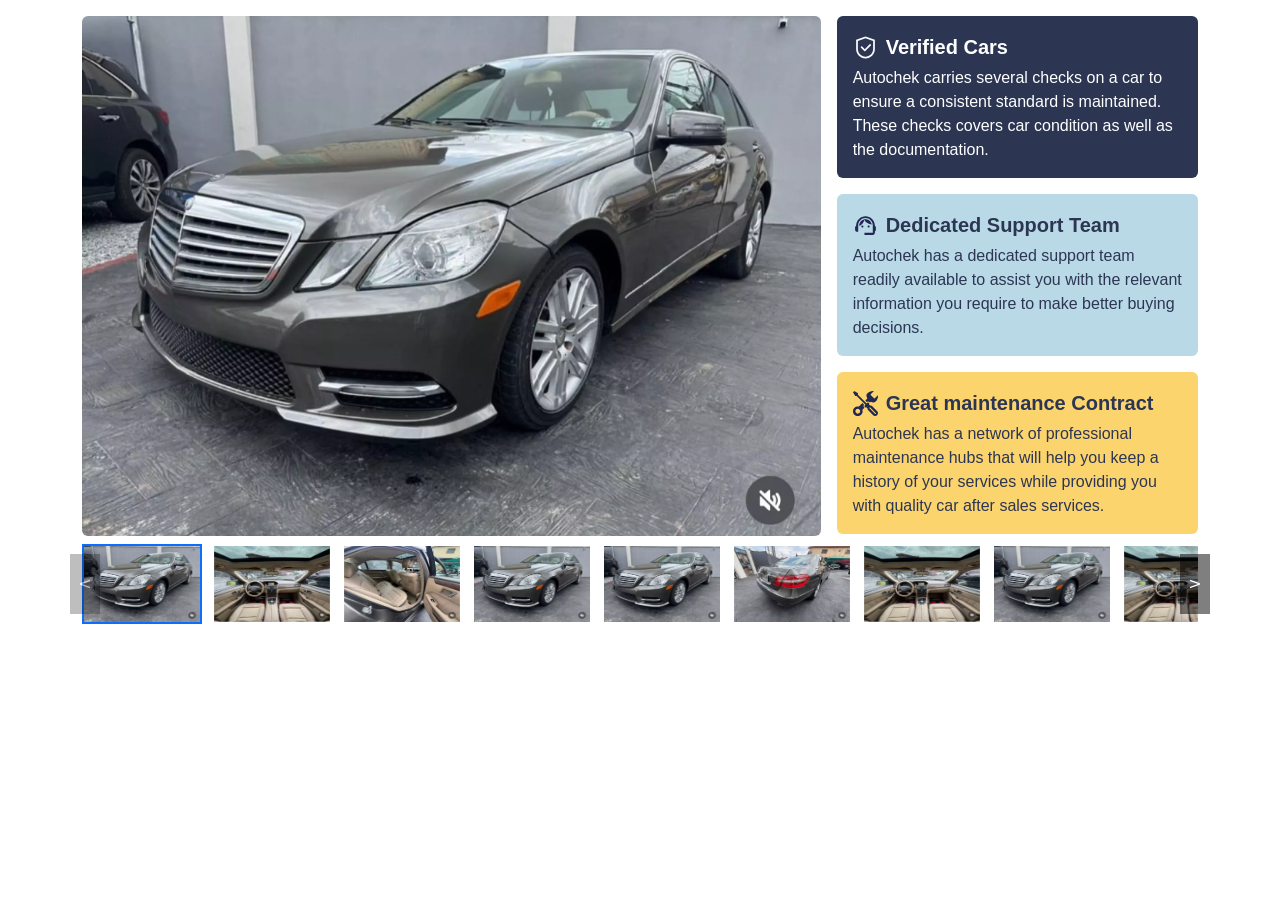
<file: testing.html>
<!DOCTYPE html>
<html lang="en">

<head>
    <meta charset="UTF-8">
    <meta name="viewport" content="width=device-width, initial-scale=1.0">
    <title>Document</title>
<link rel="stylesheet" href="https://cdn.jsdelivr.net/npm/bootstrap@5.3.2/dist/css/bootstrap.min.css" />
    <style>
        .info-box {
            font-family: Arial, sans-serif;
            border-radius: 0.375rem;
            padding: 1rem;
        }

        .info-verified {
            background-color: #2c3653;
            color: white;
        }

        .info-support {
            background-color: #b9d9e6;
            color: #2c3653;
        }

        .info-maintenance {
            background-color: #fcd46d;
            color: #2c3653;
        }

        .thumbnail-container {
            position: relative;
            width: 100%;
        }

        .thumbnails-wrapper {
            display: flex;
            overflow: hidden;
            width: 100%;
            position: relative;
        }

        .thumbnail-scroll {
            display: flex;
            transition: transform 0.3s ease;
        }

        .thumbnail-img {
            cursor: pointer;
            margin-right: 10px;
            border: 2px solid transparent;
            transition: border-color 0.3s;
            flex: 0 0 auto;
        }

        .thumbnail-img.active {
            border-color: #0d6efd;
        }

        .thumbnail-nav {
            position: absolute;
            top: 50%;
            transform: translateY(-50%);
            background: rgba(0, 0, 0, 0.5);
            color: white;
            border: none;
            width: 30px;
            height: 60px;
            z-index: 10;
            cursor: pointer;
        }

        .thumbnail-nav.prev {
            left: 0;
        }

        .thumbnail-nav.next {
            right: 0;
        }

        .thumbnail-nav:disabled {
            opacity: 0.5;
            cursor: not-allowed;
        }
    </style>
</head>

<body>
    <div class="carspec">
        <div class="spec container mt-3">
            <div class="row g-3 mb-2">
                <!-- Left side: Carousel and thumbnails -->
                <div class="col-lg-8 position-relative">
                    <img alt="Luxury gray car" class="d-block w-100 object-fit-cover rounded" id="mainImage"
                        src="image/mecerdes2011/e30dnl4m.webp" height="520px">
                    <button aria-label="Previous"
                        class="btn btn-link position-absolute top-50 start-0 translate-middle-y text-light fs-2 "
                        id="prevBtn" style="z-index: 10;">
                        <i class="fas fa-chevron-left"></i>
                    </button>
                    <button aria-label="Next"
                        class="btn btn-link position-absolute top-50 end-0 translate-middle-y text-light fs-2 "
                        id="nextBtn" style="z-index: 10;">
                        <i class="fas fa-chevron-right"></i>
                    </button>

                </div>
                <!-- Right side: Info boxes -->
                <div class="col-lg-4 d-flex flex-column gap-3">
                    <div class="info-box info-verified">
                        <div class="d-flex align-items-center gap-2 fw-bold fs-5 mb-1">
                            <svg focusable="false" aria-hidden="true" viewBox="0 0 36 36" data-testid="ShieldIcon"
                                width="25" height="25" fill="none" xmlns="http://www.w3.org/2000/svg">
                                <path
                                    d="M18 2.25L4.5 6.75V20.25C4.5 27.7066 10.5434 33.75 18 33.75C25.4566 33.75 31.5 27.7066 31.5 20.25V6.75L18 2.25ZM28.9688 20.25C28.9688 26.3074 24.0574 31.2188 18 31.2188C11.9426 31.2188 7.03125 26.3074 7.03125 20.25V8.64844L18 4.78125L28.9688 8.64844V20.25Z"
                                    fill="#FAFAFC" stroke-width="5" stroke-linecap="round" stroke-linejoin="round">
                                </path>
                                <path
                                    d="M13.3019 16.7027C13.1846 16.5849 13.0451 16.4914 12.8916 16.4276C12.7381 16.3638 12.5734 16.3309 12.4072 16.3309C12.2409 16.3309 12.0762 16.3638 11.9227 16.4276C11.7692 16.4914 11.6297 16.5849 11.5124 16.7027C11.3946 16.82 11.3011 16.9595 11.2373 17.113C11.1735 17.2666 11.1406 17.4312 11.1406 17.5975C11.1406 17.7637 11.1735 17.9284 11.2373 18.0819C11.3011 18.2355 11.3946 18.3749 11.5124 18.4922L16.0616 23.0414L16.1355 23.1152C16.2464 23.2264 16.3782 23.3146 16.5233 23.3748C16.6684 23.4349 16.8239 23.4659 16.981 23.4659C17.138 23.4659 17.2936 23.4349 17.4387 23.3748C17.5837 23.3146 17.7155 23.2264 17.8265 23.1152L25.6839 15.2578C25.7951 15.1469 25.8833 15.0151 25.9434 14.87C26.0036 14.7249 26.0346 14.5694 26.0346 14.4123C26.0346 14.2552 26.0036 14.0997 25.9434 13.9546C25.8833 13.8095 25.7951 13.6778 25.6839 13.5668L25.5855 13.4684C25.4745 13.3572 25.3427 13.269 25.1976 13.2088C25.0526 13.1486 24.897 13.1177 24.74 13.1177C24.5829 13.1177 24.4274 13.1486 24.2823 13.2088C24.1372 13.269 24.0054 13.3572 23.8945 13.4684L16.9792 20.3801L13.3019 16.7027Z"
                                    fill="#FAFAFC" stroke-width="5" stroke-linecap="round" stroke-linejoin="round">
                                </path>
                            </svg>
                            Verified Cars
                        </div>
                        <p class="mb-0 fs-6">
                            Autochek carries several checks on a car to ensure a consistent standard is maintained. These
                            checks
                            covers car condition as well as the documentation.
                        </p>
                    </div>
                    <div class="info-box info-support">
                        <div class="d-flex align-items-center gap-2 fw-bold fs-5 mb-1">
                            <svg focusable="false" aria-hidden="true" viewBox="0 0 36 36" data-testid="SupportIcon"
                                width="25" height="25" fill="none" xmlns="http://www.w3.org/2000/svg">
                                <path
                                    d="M31.5 18.33C31.5 10.095 25.11 4.5 18 4.5C10.965 4.5 4.5 9.975 4.5 18.42C3.6 18.93 3 19.89 3 21V24C3 25.65 4.35 27 6 27H7.5V17.85C7.5 12.045 12.195 7.35 18 7.35C23.805 7.35 28.5 12.045 28.5 17.85V28.5H16.5V31.5H28.5C30.15 31.5 31.5 30.15 31.5 28.5V26.67C32.385 26.205 33 25.29 33 24.21V20.76C33 19.71 32.385 18.795 31.5 18.33Z"
                                    fill="#232753"></path>
                                <path
                                    d="M13.5 21C14.3284 21 15 20.3284 15 19.5C15 18.6716 14.3284 18 13.5 18C12.6716 18 12 18.6716 12 19.5C12 20.3284 12.6716 21 13.5 21Z"
                                    fill="#232753"></path>
                                <path
                                    d="M22.5 21C23.3284 21 24 20.3284 24 19.5C24 18.6716 23.3284 18 22.5 18C21.6716 18 21 18.6716 21 19.5C21 20.3284 21.6716 21 22.5 21Z"
                                    fill="#232753"></path>
                                <path
                                    d="M26.9997 16.545C26.642 14.4362 25.5498 12.5219 23.9164 11.1411C22.2829 9.7602 20.2136 9.00176 18.0747 9C13.5297 9 8.63971 12.765 9.02971 18.675C10.8794 17.9181 12.5131 16.7152 13.7851 15.1737C15.057 13.6321 15.9278 11.7998 16.3197 9.84C18.2847 13.785 22.3197 16.5 26.9997 16.545Z"
                                    fill="#232753"></path>
                            </svg>
                            Dedicated Support Team
                        </div>
                        <p class="mb-0 fs-6">
                            Autochek has a dedicated support team readily available to assist you with the relevant
                            information
                            you
                            require to make better buying decisions.
                        </p>
                    </div>
                    <div class="info-box info-maintenance">
                        <div class="d-flex align-items-center gap-2 fw-bold fs-5 mb-1">
                            <svg focusable="false" aria-hidden="true" viewBox="0 0 26 26" data-testid="MaintenanceIcon"
                                width="25" height="25" fill="none" xmlns="http://www.w3.org/2000/svg">
                                <g clip-path="url(#clip0_1017_32700)">
                                    <path
                                        d="M1.313 0L0 1.313L2.313 5.313L3.813 5.093L12.969 14.25L12.188 15C11.788 15.4 11.788 16.006 12.188 16.406L12.594 16.813C12.994 17.213 13.606 17.213 13.906 16.813L15.094 18C14.994 18.6 15.094 19.313 15.594 19.813L21 25.188C22.1 26.288 23.9 26.288 25 25.188C26.3 23.988 26.288 22.194 25.188 21.094L19.813 15.687C19.313 15.187 18.6 14.987 18 15.187L16.687 14C16.987 13.6 16.987 12.988 16.687 12.687L16.312 12.313C16.2211 12.2182 16.112 12.1428 15.9911 12.0912C15.8703 12.0397 15.7403 12.0131 15.609 12.0131C15.4777 12.0131 15.3477 12.0397 15.2269 12.0912C15.106 12.1428 14.9969 12.2182 14.906 12.313L14.25 12.969L5.094 3.813L5.312 2.313L1.312 0L1.313 0ZM20.813 0.031C18.84 -0.133 16.224 1.175 15 2.312C13.494 3.818 13.74 5.787 14.937 7.688L12.813 9.813L14.313 11.5C15.113 10.8 16.293 10.8 17.093 11.5L17.5 11.906L17.594 12L18.469 11.125C20.277 12.188 22.159 12.341 23.594 10.906C24.994 9.606 26.512 6.4 25.812 4.5L23 7.406C22.6 7.806 21.994 7.806 21.594 7.406L18.687 4.5C18.5922 4.40909 18.5168 4.29995 18.4652 4.17914C18.4137 4.05833 18.3871 3.92834 18.3871 3.797C18.3871 3.66566 18.4137 3.53567 18.4652 3.41486C18.5168 3.29405 18.5922 3.18491 18.687 3.094L21.595 0.188C21.345 0.1 21.095 0.055 20.813 0.031ZM9.813 12.5L6.187 16.125C5.79736 16.0384 5.39913 15.9965 5 16C2.2 16 0 18.2 0 21C0 23.8 2.2 26 5 26C7.8 26 10 23.8 10 21C10 20.487 9.919 19.994 9.781 19.531L11.906 17.406L11.594 17C10.794 16.2 10.8 14.988 11.5 14.187L9.812 12.5H9.813ZM17.563 17.063C17.688 17.063 17.806 17.087 17.906 17.188L23.813 23.094C24.013 23.294 24.013 23.612 23.813 23.812C23.613 24.012 23.293 24.012 23.093 23.812L17.188 17.906C16.988 17.706 16.988 17.388 17.188 17.188C17.288 17.088 17.438 17.063 17.563 17.063ZM5.688 18.405L7.594 20.312L6.906 22.905L4.313 23.593L2.406 21.686L3.094 19.093L5.688 18.405Z"
                                        fill="#232753"></path>
                                </g>
                                <defs>
                                    <clipPath id="clip0_1017_32700">
                                        <rect width="26" height="26" fill="white"></rect>
                                    </clipPath>
                                </defs>
                            </svg>
                            Great maintenance Contract
                        </div>
                        <p class="mb-0 fs-6">
                            Autochek has a network of professional maintenance hubs that will help you keep a history of
                            your
                            services while providing you with quality car after sales services.
                        </p>
                    </div>
                </div>
            </div>
            <div class="row g-4" width="100%">
                <div class="thumbnail-container">
                    <button class="thumbnail-nav prev" id="thumbPrevBtn" disabled>&lt;</button>
                    <div class="thumbnails-wrapper">
                        <div class="thumbnail-scroll" id="thumbnailContainer">
                            <!-- Thumbnails inserted by JS -->
                        </div>
                    </div>
                    <button class="thumbnail-nav next" id="thumbNextBtn">&gt;</button>
                </div>
            </div>
        </div>
    </div>

<script src="https://cdn.jsdelivr.net/npm/bootstrap@5.3.2/dist/js/bootstrap.bundle.min.js"></script>    <script>
        const images = [
            {
                src: "image/mecerdes2011/e30dnl4m.webp",
                alt: "Luxury gray car front view parked on a textured driveway with a g badge on top left",
            },
            {
                src: "image/mecerdes2011/fkNgAtzZ.webp",
                alt: "Thumbnail image of luxury gray car front view parked on a textured driveway",
            },
            {
                src: "image/mecerdes2011/GmVhZk4k.webp",
                alt: "Thumbnail image of luxury gray car front view parked on a textured driveway",
            },
            {
                src: "image/mecerdes2011/iz8xgkaG.webp",
                alt: "Thumbnail image of luxury gray car front view parked on a textured driveway",
            },
            {
                src: "image/mecerdes2011/wTvLQ70v.webp",
                alt: "Thumbnail image of luxury gray car front view parked on a textured driveway",
            },
            {
                src: "image/mecerdes2011/y71Srs0j.webp",
                alt: "Thumbnail image of luxury gray car front view parked on a textured driveway",
            },
            {
                src: "image/mecerdes2011/fkNgAtzZ.webp",
                alt: "Thumbnail image of luxury gray car front view parked on a textured driveway",
            },
            {
                src: "image/mecerdes2011/wTvLQ70v.webp",
                alt: "Thumbnail image of luxury gray car front view parked on a textured driveway",
            },
            {
                src: "image/mecerdes2011/fkNgAtzZ.webp",
                alt: "Thumbnail image of luxury gray car front view parked on a textured driveway",
            }
        ];

        let currentIndex = 0;
        let thumbOffset = 0;
        const thumbnailsPerPage = 6;

        const mainImage = document.getElementById("mainImage");
        const thumbnailContainer = document.getElementById("thumbnailContainer");
        const prevBtn = document.getElementById("prevBtn");
        const nextBtn = document.getElementById("nextBtn");
        const thumbPrevBtn = document.getElementById("thumbPrevBtn");
        const thumbNextBtn = document.getElementById("thumbNextBtn");

        function updateMainImage(index) {
            currentIndex = index;
            mainImage.src = images[index].src;
            mainImage.alt = images[index].alt;
            updateActiveThumbnail();
            ensureThumbnailVisible(index);
        }

        function updateActiveThumbnail() {
            const thumbnails = thumbnailContainer.querySelectorAll("img");
            thumbnails.forEach((thumb, i) => {
                if (i === currentIndex) {
                    thumb.classList.add("active");
                } else {
                    thumb.classList.remove("active");
                }
            });
        }

        function createThumbnails() {
            thumbnailContainer.innerHTML = "";
            images.forEach((img, i) => {
                const thumb = document.createElement("img");
                thumb.src = img.src;
                thumb.alt = img.alt;
                thumb.className = "thumbnail-img";
                thumb.height = 80;
                thumb.width = 120;
                thumb.addEventListener("click", () => {
                    updateMainImage(i);
                });
                thumbnailContainer.appendChild(thumb);
            });
            updateThumbnailNavigation();
        }

        function updateThumbnailNavigation() {
            thumbPrevBtn.disabled = thumbOffset === 0;
            const maxOffset = Math.max(0, images.length - thumbnailsPerPage);
            thumbNextBtn.disabled = thumbOffset >= maxOffset;
        }

        function scrollThumbnails(direction) {
            const thumbnailWidth = 130; // Approximate width of each thumbnail with margin
            if (direction === 'prev' && thumbOffset > 0) {
                thumbOffset--;
            } else if (direction === 'next' && thumbOffset < images.length - thumbnailsPerPage) {
                thumbOffset++;
            }
            
            thumbnailContainer.style.transform = `translateX(-${thumbOffset * thumbnailWidth}px)`;
            updateThumbnailNavigation();
        }

        function ensureThumbnailVisible(index) {
            if (index < thumbOffset) {
                thumbOffset = index;
            } else if (index >= thumbOffset + thumbnailsPerPage) {
                thumbOffset = index - thumbnailsPerPage + 1;
            }
            
            const thumbnailWidth = 130; // Approximate width of each thumbnail with margin
            thumbnailContainer.style.transform = `translateX(-${thumbOffset * thumbnailWidth}px)`;
            updateThumbnailNavigation();
        }

        prevBtn.addEventListener("click", () => {
            let newIndex = currentIndex - 1;
            if (newIndex < 0) newIndex = images.length - 1;
            updateMainImage(newIndex);
        });

        nextBtn.addEventListener("click", () => {
            let newIndex = currentIndex + 1;
            if (newIndex >= images.length) newIndex = 0;
            updateMainImage(newIndex);
        });

        thumbPrevBtn.addEventListener("click", () => scrollThumbnails('prev'));
        thumbNextBtn.addEventListener("click", () => scrollThumbnails('next'));

        createThumbnails();
        updateMainImage(0);
    </script>
</body>

</html>
</file>
<file: assets/nav.css>
@import url('https://fonts.googleapis.com/css2?family=Inter:ital,opsz,wght@0,14..32,100..900;1,14..32,100..900&display=swap');

* {
    margin: 0;
    padding: 0;
    box-sizing: border-box;
    font-family: 'inter', sans-serif;
}

nav {
    position: sticky;
    z-index: 100;
    top: 0;
}

.navbar {
    height: 4.2rem;
    padding: 0 15px;
    background: #fff;
    box-shadow: 0px 0px 1px rgba(40, 41, 61, 0.04), 0px 2px 4px rgba(96, 97, 112, 0.16);
}

.navbar .container {
    margin: 0;
    max-width: 100%;
}

.navbar .logo {
    display: flex;
}

.navbar .logo img {
    height: 28px;
    padding: 0 10px;
}

.navbar .country img {
    height: 15px;
}

.navbar .list ul {
    margin-left: -40px;
    align-items: center;
    margin-top: 10px;
    list-style: none;
    display: flex;
    /* gap: 10px; */
}

.navbar .list ul a {
    text-decoration: none;
    color: #31355b;
    font-weight: 400;
}

.navbar .list ul li a {
    padding: 4px 10px;
}

.new {
    position: relative;
}

.newd {
    position: absolute;
    background: rgb(218, 2, 2);
    color: white;
    font-size: 8px;
    padding: 1px 4px;
    margin-top: -10px;
    border-radius: 10px;
    transform: translateX(390px);
}

.navbar .list ul a:hover {
    border-radius: 5px;
    background-color: #e7e7e7bd;
}

.navbar .number a {
    gap: 7px;
    display: flex;
    font-weight: 500;
    margin-top: 10px;
    color: #31355b;
    text-decoration: none;
}

.navbar .number:hover {
    border-radius: 6px;
    background: #e7e7e7bd;
}

.navbar .number a:hover {
    font-weight: 500;
}
.bar .btn:hover {
    border: 2px solid #31355b;
}
.bar .btn {
    padding: 0;
    border-radius: 24px;
    border: 1px solid #99999969;
}

.modal-pop-up {
    .modal.right .modal-dialog {
        position: absolute;
        top: -200px;
        right: 10px;
        margin: auto;
        width: 100%;
        max-width: 100px;
        /* or whatever width you prefer */
        height: 100%;
        transform: translate3d(0%, 0, 0);
    }

    .modal.right .modal-content {
        /* height: 100px; */
        overflow-y: auto;
    }

    .modal.right.fade .modal-dialog {
        right: -100px;
        /* same as your max-width */
        transition: opacity 0.3s linear, right 0.3s ease-out;
    }

    .modal.right.fade.show .modal-dialog {
        right: 10px;
        top: -200px;
    }

    .modal-content ul {
        list-style-type: none;
        padding: 0;
    }

    .bar button.btn {
        padding: 0 !important;
        margin: 0;
        border-radius: 40px;
    }

    .modal-body {
        padding: 0;
        background-color: #31355b;

        ul {
            margin: 0;
        }

        li {
            padding: 16px 16px 6px;
        }

        a {
            text-decoration: none;
            color: white;
        }

        li:hover {
            background-color: #4e358a;
        }
    }
}
</file>
<file: assets/home.css>
@import url('https://fonts.googleapis.com/css2?family=Inter:ital,opsz,wght@0,14..32,100..900;1,14..32,100..900&display=swap');

* {
    margin: 0;
    padding: 0;
    box-sizing: border-box;
    font-family: 'inter', sans-serif;
}

.showcase {
    background-image: url(images/banner.webp);
    background-size: cover;
    height: 35rem;
}

.carousel-item {
    transition: transform 0.5s ease-in-out;
}

.showcase h1 {
    font-size: 58px;
    color: white;
    font-weight: 600;
    line-height: 84px;
    margin-bottom: 80px;
    margin-top: 50px;
    padding: 0 68px;
}

.showcase .col-md-6 .content {
    width: 500px;
}

.showcase .box {
    width: 490px;
    height: 470px;
    padding: 32px;
    margin-top: 50px;
    color: #31355b;
    background: #fff;
    border-radius: 10px;
}

.dream-car h4 {
    font-size: 20px;
    font-weight: 600;
    text-align: center;
    margin-bottom: 24px;
}

.price-rage .container {
    margin: 0;
    padding: 0;
}

.btn-custom-price {
    box-shadow: 0px 2px 5px rgba(40, 41, 61, 0.04), 0px 16px 24px rgba(96, 97, 112, 0.16);
    background-color: white;
    border-radius: 0.3rem;
    color: #31355b;
    font-size: 14px;
    padding: 0.4rem 0.8rem;
    font-weight: bold;
    margin-right: 8px;
}

.above {
    margin-top: 8px;
}

.btn-custom-price:hover {
    background-color: #f5f5f5;
}

.car-logo p {
    margin-top: 15px;
}

.carlogo img {
    width: 50px;
    padding: 6px;
}

.carlogo .row1 {
    gap: 8px;
    display: flex;
}

.carlogo .row2 {
    margin-top: 8px;
    display: flex;
    gap: 8px;
}

.btn-custom-logo {
    box-shadow: 0px 2px 5px rgba(40, 41, 61, 0.04), 0px 16px 24px rgba(96, 97, 112, 0.16);
    background-color: white;
    border-radius: 0.3rem;
    color: #31355b;
    font-size: 14px;
    padding: 4px 8px;
    font-weight: bold;
}

.btn-custom-logo:hover {
    background-color: #f5f5f5;
}

.search {
    display: flex;
    border: none;
    margin-top: 25px;
    padding: 8px 20px;
    border-radius: 6px;
    justify-content: center;
    background-color: #FFB619;
}

.btn-custom-search {
    background-color: #FFB619;
    font-weight: 600;
    color: #31355b;
    font-size: 15px;
    border: none;
}

.search:hover {
    box-shadow: 0px 2px 8px rgba(40, 41, 61, 0.411), 0px 16px 24px rgba(96, 97, 112, 0.16);
}
</file>
<file: assets/cards.css>
@import url('https://fonts.googleapis.com/css2?family=Inter:ital,opsz,wght@0,14..32,100..900;1,14..32,100..900&display=swap');

* {
    margin: 0;
    padding: 0;
    box-sizing: border-box;
    font-family: 'inter', sans-serif;
}

/* CAR DISPLAY SECTION */

.car-cards {
    padding: 30px 0 100px;
}

.car-cards h4 {
    padding-bottom: 14px;
    font-weight: bold;
    color: #31355b;
}

.cars {
    gap: 15px;
    display: flex;
    justify-content: space-between;
}

.cards {
    box-shadow: 0px 16px 24px 0px #60617029, 0px 2px 8px 0px #28293D0A;
    border-radius: 5px;
    margin-top: 15px;
    width: 390px;
}

.fa-heart {
    color: #fff;
    margin: 7px;
    padding: 7px;
    font-size: large;
    border-radius: 50%;
    background-color: rgba(41, 41, 41, 0.473);
}

.fa-heart:hover {
    transition: ease-in 0.1s;
    background: transparent;
}

.Mercedes-Benz-GLE .img {
    background-image: url(images/ADpR42Rm.webp);
    background-repeat: no-repeat;
    background-position: center;
    border-radius: 5px 5px 0 0;
    background-size: cover;
    height: 230px;
    width: 100%;
}

.Mercedes-Benz-2015 .img {
    background-image: url(images/n96cN8Va.webp);
    background-repeat: no-repeat;
    background-position: center;
    border-radius: 5px 5px 0 0;
    background-size: cover;
    height: 230px;
    width: 100%;
}

.hyundai2008 .img {
    background-image: url(images/2008\ Hyundai.webp);
    background-repeat: no-repeat;
    background-position: center;
    border-radius: 5px 5px 0 0;
    background-size: cover;
    height: 230px;
    width: 100%;
}

.camry2006 .img {
    background-image: url(images/xL5o08co.webp);
    background-repeat: no-repeat;
    background-position: center;
    border-radius: 5px 5px 0 0;
    background-size: cover;
    height: 230px;
    width: 100%;
}

.lexus2010 .img {
    background-image: url(images/2010\ Lexus.webp);
    background-repeat: no-repeat;
    background-position: center;
    border-radius: 5px 5px 0 0;
    background-size: cover;
    width: 100%;
    height: 230px;
}

.Mercedes-Benz-2016 .img {
    background-image: url(images/Al670VAm.webp);
    background-repeat: no-repeat;
    background-position: center;
    border-radius: 5px 5px 0 0;
    background-size: cover;
    width: 100%;
    height: 230px;
}

.detail {
    padding: 10px;
}

.detail h6 {
    color: #4E538A;
    font-weight: 600;
    font-size: 20px;
}

.detail span {
    padding: 3px 8px;
    font-size: 12px;
    color: #31355b;
    border-radius: 15px;
    /* margin-bottom: 20px; */
    background-color: #BFDBFE;

    svg {
        margin-right: 5px;
        /* padding-right: 10px; */
    }
}

.car-cards {
    padding: 30px 0 100px;
}

.car-cards h4 {
    padding-bottom: 14px;
    font-weight: bold;
    color: #31355b;
}

.cars {
    gap: 15px;
    display: flex;
    justify-content: space-between;
}

.cards {
    box-shadow: 0px 16px 24px 0px #60617029, 0px 2px 8px 0px #28293D0A;
    border-radius: 5px;
    margin-top: 15px;
    width: 390px;
}

.fa-heart {
    color: #fff;
    margin: 7px;
    padding: 7px;
    font-size: large;
    border-radius: 50%;
    background-color: rgba(41, 41, 41, 0.473);
}

.fa-heart:hover {
    transition: ease-in 0.1s;
    background: transparent;
}

.Mercedes-Benz-GLE .img {
    background-image: url(images/ADpR42Rm.webp);
    background-repeat: no-repeat;
    background-position: center;
    border-radius: 5px 5px 0 0;
    background-size: cover;
    height: 230px;
    width: 100%;
}

.Mercedes-Benz-2015 .img {
    background-image: url(images/n96cN8Va.webp);
    background-repeat: no-repeat;
    background-position: center;
    border-radius: 5px 5px 0 0;
    background-size: cover;
    height: 230px;
    width: 100%;
}

.hyundai2008 .img {
    background-image: url(images/2008\ Hyundai.webp);
    background-repeat: no-repeat;
    background-position: center;
    border-radius: 5px 5px 0 0;
    background-size: cover;
    height: 230px;
    width: 100%;
}

.camry2006 .img {
    background-image: url(images/xL5o08co.webp);
    background-repeat: no-repeat;
    background-position: center;
    border-radius: 5px 5px 0 0;
    background-size: cover;
    height: 230px;
    width: 100%;
}

.lexus2010 .img {
    background-image: url(images/2010\ Lexus.webp);
    background-repeat: no-repeat;
    background-position: center;
    border-radius: 5px 5px 0 0;
    background-size: cover;
    width: 100%;
    height: 230px;
}

.Mercedes-Benz-2016 .img {
    background-image: url(images/Al670VAm.webp);
    background-repeat: no-repeat;
    background-position: center;
    border-radius: 5px 5px 0 0;
    background-size: cover;
    width: 100%;
    height: 230px;
}

.detail {
    padding: 10px;
}

.detail h6 {
    color: #4E538A;
    font-weight: 600;
    font-size: 20px;
}

.details {
    border-bottom: 1px solid #a3a3a3a4;
    display: flex;
    gap: 8px;
}

.details p {
    background-color: #4E538A;
    color: white;
    font-size: 12.5px;
    padding: 2px 8px;
    border-radius: 14px;
}

.buy {
    display: flex;
    padding-top: 15px;
    justify-content: space-between;
}

.buy h5 {
    color: #31355b;
    font-size: 16px;
}

.buy p {
    color: #a3a3a3;
    font-size: 12px;
}

.buy h4 {
    padding: 0;
    margin-bottom: 4px;
    font-weight: 600;
    font-size: 20px;
    color: #4E538A;
}

.part {
    text-align: right;
}

.purchase {
    display: flex;
    justify-content: space-between;
}

.pay .btn-custom {
    border: 1px solid #31355b;
    background-color: #fff;
    font-weight: 500;
    border-radius: 5px;
    padding: 5px 10px;
    font-size: 15px;
    width: 165px;
}

.pay .btn-custom:hover {
    background-color: #dbdbdb52;
}

.loan .btn-custom {
    border: none;
    width: 165px;
    color: #30345E;
    font-weight: 500;
    padding: 6px 10px;
    border-radius: 5px;
    background-color: #FFB619;
}

.loan2 .btn-custom {
    border: none;
    width: 335px;
    font-weight: 500;
    color: #30345E;
    padding: 6px 10px;
    border-radius: 5px;
    background-color: #FFB619;
}

.loan .btn-custom:hover {
    box-shadow: 0px 2px 8px rgba(40, 41, 61, 0.308), 0px 16px 24px rgba(96, 97, 112, 0.082);
}

.loan2 .btn-custom:hover {
    box-shadow: 0px 2px 8px rgba(40, 41, 61, 0.411), 0px 16px 24px rgba(96, 97, 112, 0.16);
}

.car-cards .view {
    display: flex;
    margin-top: 50px;
    justify-content: center;
}

.view button {
    border: none;
    padding: 5px 12px;
    text-align: center;
    border-radius: 5px;
}

.view button:hover {
    box-shadow: 0px 2px 8px rgba(40, 41, 61, 0.411), 0px 16px 24px rgba(96, 97, 112, 0.16);
}


/* BRAND NEW CARS */

.special{
    margin-top: 40px;
    padding: 1.75rem 0;
    background-color: #f7f7f7;

    .text h1{
        font-size: 28px;
        color: #31355b;
        font-weight: 600;
    }
}

.carloan {
    padding-bottom: 12px;
}

.newe {
    position: absolute;
    background: rgb(218, 2, 2);
    top: -7px;
    right: 17px;
    color: white;
    font-size: 8px;
    padding: 1px 4px;
    border-radius: 6px;
}

.details {
    border-bottom: 1px solid #a3a3a3a4;
    display: flex;
    gap: 8px;
}

.details p {
    background-color: #4E538A;
    color: white;
    font-size: 12.5px;
    padding: 2px 8px;
    border-radius: 14px;
}

.buy {
    display: flex;
    padding-top: 15px;
    justify-content: space-between;
}

.buy h5 {
    color: #31355b;
    font-size: 16px;
}

.buy p {
    color: #a3a3a3;
    font-size: 12px;
}

.buy h4 {
    padding: 0;
    margin-bottom: 4px;
    font-weight: 600;
    font-size: 20px;
    color: #4E538A;
}

.part {
    text-align: right;
}

.purchase {
    display: flex;
    justify-content: space-between;
}

.pay .btn-custom {
    border: 1px solid #31355b;
    background-color: #fff;
    font-weight: 600;
    border-radius: 5px;
    padding: 7px 10px;
    font-size: 14px;
    width: 165px;
}

.pay .btn-custom:hover {
    background-color: #dbdbdb52;
}

.loan .btn-custom {
    border: none;
    width: 165px;
    font-size: 14px;
    color: #30345E;
    font-weight: 600;
    padding: 8px 10px;
    border-radius: 5px;
    background-color: #FFB619;
}

.loan2 .btn-custom {
    border: none;
    width: 335px;
    font-weight: 500;
    color: #30345E;
    padding: 6px 10px;
    border-radius: 5px;
    background-color: #FFB619;
}

.loan .btn-custom:hover {
    box-shadow: 0px 2px 8px rgba(40, 41, 61, 0.308), 0px 16px 24px rgba(96, 97, 112, 0.082);
}

.loan2 .btn-custom:hover {
    box-shadow: 0px 2px 8px rgba(40, 41, 61, 0.411), 0px 16px 24px rgba(96, 97, 112, 0.16);
}

.car-cards .view {
    display: flex;
    margin-top: 50px;
    justify-content: center;
}

.view button {
    border: none;
    padding: 5px 12px;
    text-align: center;
    border-radius: 5px;
}

.view button:hover {
    box-shadow: 0px 2px 8px rgba(40, 41, 61, 0.411), 0px 16px 24px rgba(96, 97, 112, 0.16);
}


.cards{
        margin: 30px;
        width: 375px;
        border-radius: 7px;
        box-shadow: 0px 16px 24px 0px #60617029, 0px 2px 8px 0px #28293D0A;
      
      .container{
        padding: 0;
        margin: 0;
      }

      .carousel{
        width: 373px;
        height: 224;
      }
      .carousel-item{
        width: 373px;
        height: 224px;
        object-fit: cover;
      }
      .carousel-item img{
        border-radius: 7px 7px 0 0;
        object-fit: cover;
        width: 373px;
        height: 224px;
      }
      .detail {
      padding: 10px;
  }
  
  .detail h6 {
      color: #4E538A;
      font-weight: 600;
      font-size: 20px;
  }
  
  .details {
      border-bottom: 1px solid #a3a3a3a4;
      display: flex;
      gap: 8px;
  }
  
  .details p {
      background-color: #4E538A;
      color: white;
      font-size: 12.5px;
      padding: 2px 8px;
      border-radius: 14px;
  }
  
  .buy {
      display: flex;
      padding-top: 15px;
      justify-content: space-between;
  }
  
  .buy h5 {
      color: #31355b;
      font-size: 16px;
  }
  
  .buy p {
      color: #a3a3a3;
      font-size: 12px;
  }
  
  .buy h4 {
      padding: 0;
      margin-bottom: 4px;
      font-weight: 600;
      font-size: 20px;
      color: #4E538A;
  }
  
  .part {
      text-align: right;
  }
  
  .purchase {
      display: flex;
      justify-content: space-between;
  }
  
  .pay .btn-custom {
      border: 1px solid #31355b;
      background-color: #fff;
      font-weight: 500;
      border-radius: 5px;
      padding: 5px 10px;
      font-size: 15px;
      width: 165px;
  }
  
  .pay .btn-custom:hover {
      background-color: #dbdbdb52;
  }
  
  .loan .btn-custom {
      border: none;
      width: 165px;
      color: #30345E;
      font-weight: 500;
      padding: 6px 10px;
      border-radius: 5px;
      background-color: #FFB619;
  }
  
  .loan .btn-custom:hover {
      box-shadow: 0px 2px 8px rgba(40, 41, 61, 0.308), 0px 16px 24px rgba(96, 97, 112, 0.082);
  }
  
  .carloan {
      padding-bottom: 12px;
  }
  
  .newe {
      position: absolute;
      background: rgb(218, 2, 2);
      top: -7px;
      right: 17px;
      color: white;
      font-size: 8px;
      padding: 1px 4px;
      border-radius: 6px;
  }
  
  .details {
      border-bottom: 1px solid #a3a3a3a4;
      display: flex;
      gap: 8px;
  }
  
  .details p {
      background-color: #4E538A;
      color: white;
      font-size: 12.5px;
      padding: 2px 8px;
      border-radius: 14px;
  }
  
  .buy {
      display: flex;
      padding-top: 15px;
      justify-content: space-between;
  }
  
  .buy h5 {
      color: #31355b;
      font-size: 16px;
  }
  
  .buy p {
      color: #a3a3a3;
      font-size: 12px;
  }
  
  .buy h4 {
      padding: 0;
      margin-bottom: 4px;
      font-weight: 600;
      font-size: 20px;
      color: #4E538A;
  }
  
  .part {
      text-align: right;
  }
  
  .purchase {
      display: flex;
      justify-content: space-between;
  }
  
  .pay .btn-custom {
      border: 1px solid #31355b;
      background-color: #fff;
      font-weight: 600;
      border-radius: 5px;
      padding: 7px 10px;
      font-size: 14px;
      width: 165px;
  }
  
  .pay .btn-custom:hover {
      background-color: #dbdbdb52;
  }
  
  .detail span {
      padding: 3px 8px;
      font-size: 12px;
      color: #31355b;
      border-radius: 15px;
      /* margin-bottom: 20px; */
      background-color: #BFDBFE;
  
      svg {
          margin-right: 5px;
          /* padding-right: 10px; */
      }
  }
  
  .carousel-indicators [data-bs-target] {
        width: 9px;
        height: 9px;
        border-radius: 50%;
        margin: 0 2.5px;
        border: 1px solid transparent;
        background-color: #00000098;
        opacity: 0.7;
        transition: all 0.3s ease;
      }
      
      .carousel-indicators .active {
        background-color: #FFB619;
        opacity: 1;
      }
      .carousel-indicators [data-bs-target]:hover{
        background-color: #000000;
        opacity: 0.7;
        transition: all 0.3s ease;
      }
  
}
</file>
<file: assets/footer.css>
@import url('https://fonts.googleapis.com/css2?family=Inter:ital,opsz,wght@0,14..32,100..900;1,14..32,100..900&display=swap');

* {
    margin: 0;
    padding: 0;
    box-sizing: border-box;
    font-family: 'inter', sans-serif;
}

.footer {
    background-color: #101436;
    padding: 40px;
}

.footer img {
    width: 120px;
}

.appstore {
    margin-top: 10px;
    display: flex;
    gap: 10px;
}

.appstore img {
    width: 144px;
}

.footer-links {
    display: flex;
    gap: 20px;
}

.links {
    color: #8F90A6;
}

.links h5 {
    font-size: 16px;
}

.links a {
    text-decoration: none;
    font-size: 12px;
    color: #8F90A6;
}

.links i {
    font-size: 22px;
    padding-right: 5px;
}

.copyright {
    text-align: center;
    color: #8F90A6;
    margin-top: 30px;
}
</file>
<file: assets/style2.css>
@import url('https://fonts.googleapis.com/css2?family=Inter:ital,opsz,wght@0,14..32,100..900;1,14..32,100..900&display=swap');

* {
    margin: 0;
    padding: 0;
    box-sizing: border-box;
    font-family: 'inter', sans-serif;
}

/* BRAND NEW PAGE STYLING */
.home {
    height: 90vh;
    display: flex;
    align-items: center;
    justify-content: center;
    background: #f3f2f2;


    .container {
        margin: 0;
    }

    h2 {
        font-size: 38px;
        color: #30345E;
        font-weight: 600;
        line-height: 60px;
        margin-bottom: 20px;
    }

    .row {
        gap: 100px;
    }

    .row:first-child {
        align-items: center;
    }

    .box {
        width: 470px;
        height: 465px;
        padding: 30px;
        color: #31355b;
        background: #fff;
        border-radius: 10px;
        box-shadow: 0px 2px 8px rgba(40, 41, 61, 0.04),
            0px 16px 24px rgba(96, 97, 112, 0.16);
    }

    img {
        max-width: 550px;
    }

    p {
        margin-bottom: 20px;
        color: #30345E;
        font-size: 16px;
    }
}

/* END BRAND NEW PAGE STYLING */

.budget{
    width: 650px;
    position: relative;
    padding-bottom: 30px;
    
    .image img {
        width: 300px;
    }

    .image {
        position: absolute;
        top: 80px;
        right: 0;
    }

    .budget button {
        border: none;
        font-size: 15px;
        color: #30345E;
        border-radius: 4px;
        background: #FFB619;
    }
}

.contain {
    padding-bottom: 30px;
    max-width: 480px;
}

.footer {
    background-color: #101436;
    padding: 40px;
}

.footer img {
    width: 120px;
}

.appstore {
    margin-top: 10px;
    display: flex;
    gap: 10px;
}

.appstore img {
    width: 144px;
}

.footer-links {
    display: flex;
    gap: 20px;
}

.links {
    color: #8F90A6;
}

.links h5 {
    font-size: 16px;
}

.links a {
    text-decoration: none;
    font-size: 12px;
    color: #8F90A6;
}

.links i {
    font-size: 22px;
    padding-right: 5px;
}

.copyright {
    text-align: center;
    color: #8F90A6;
    margin-top: 30px;
}

/* BRAND NEW CARS PAGE STYLE */

.home2 {
    display: flex;
    align-items: center;
    justify-content: center;
    background: #f3f2f2;
}

.home2 h2 {
    font-size: 38px;
    color: #30345E;
    font-weight: 600;
    line-height: 60px;
    margin-bottom: 20px;
}

.home2 .row:first-child {
    align-items: center;
}

.home2 .box {
    width: 470px;
    height: 465px;
    padding: 30px;
    color: #31355b;
    background: #fff;
    border-radius: 10px;
    box-shadow: 0px 2px 8px rgba(40, 41, 61, 0.04),
        0px 16px 24px rgba(96, 97, 112, 0.16);
}

.home2 img {
    max-width: 550px;
}

.home2 p {
    margin-bottom: 20px;
    color: #30345E;
    font-size: 16px;
}

.budget button {
    border: none;
    font-size: 15px;
    color: #30345E;
    border-radius: 4px;
    background: #FFB619;
}

.budget2 .contain {
    padding-bottom: 30px;
    max-width: 480px;
}

/* NEWCARS PAGE STYLE */
.box .contain {
    padding: 0;
}

.brandnew {
    padding: 2rem;
}

.brandnew .container {
    display: flex;
    margin-top: 30px;
    padding: 0 30px;
}

.brandnew-content {
    padding-right: 16px;

    /* margin-right: 50px; */
    h2 {
        color: #101436;
        font-size: 36px;
    }

    p {
        font-size: 17px;
        color: #7f83a8;
    }
}

.brandnew-search {
    padding: 16px;
}

.brandnew-search .box {
    width: 470px;
    height: 465px;
    padding: 30px;
    /* margin-top: 50px; */
    color: #31355b;
    background: #fff;
    border-radius: 10px;
    box-shadow: 0px 2px 8px rgba(40, 41, 61, 0.04),
        0px 16px 24px rgba(96, 97, 112, 0.16);
}

.brandnew-content .image img {
    width: 570px;
}

/* SEARCH BY LOGO */

.logosearch{
    .container {
        max-width: 1200px; /* Increased container width for 7 items */
        margin: 0 auto;
      }

      h1 {
        text-align: center;
        font-size: 24px;
        font-weight: 600;
        margin-bottom: 20px;
        color: #31355b;
      }
      .tabs-container {
        display: flex;
        justify-content: center;
      }

      .tabs {
        max-width: 400px;
        height: 50px;
        display: flex;
        background-color: #f1f5f9;
        border-radius: 9999px;
        padding: 0.25rem;
        width: 100%;
      }

      .tab-btn {
        flex: 1;
        /* padding: 0.75rem 1.5rem; */
        border-radius: 9999px;
        text-align: center;
        font-weight: 500;
        border: none;
        background: transparent;
        color: #4b5563;
        cursor: pointer;
        transition: all 0.2s ease;
      }

      .tab-btn:hover:not(.active) {
        background-color: #e2e8f0;
        color: #333;
      }

      .tab-btn.active {
        background-color: #ffb81c;
        color: #31355b;
      }

      .carousel-wrapper {
        position: relative;
        padding: 0 60px; /* Increased padding for wider carousel */
      }

      .carousel-inner-custom {
        display: flex;
        gap: 15px;
        overflow: hidden;
      }

      .carousel-item-custom {
        flex: 0 0 calc(14.2857% - 13px); /* 7 items (100%/7) with gap adjustment */
        text-align: center;
        text-decoration: none;
        color: #333;
      }

      .logo-container {
        width: 100px;
        height: 100px;
        margin: 0 auto 10px;
        display: flex;
        align-items: center;
        justify-content: center;
        transition: transform 0.3s ease;
      }

      .logo-container img {
        max-width: 100%;
        max-height: 100%;
        object-fit: contain;
      }

      .item-name {
        font-size: 13px;
        font-weight: 500;
        margin-top: 8px;
      }

      .arrow-btn {
        position: absolute;
        top: 50%;
        transform: translateY(-50%);
        width: 40px;
        height: 40px;
        background-color: white;
        border-radius: 50%;
        border: none;
        box-shadow: 0 2px 5px rgba(0, 0, 0, 0.1);
        display: flex;
        align-items: center;
        justify-content: center;
        cursor: pointer;
        transition: all 0.3s ease;
      }

      .arrow-btn:hover {
        box-shadow: 0 4px 8px rgba(0, 0, 0, 0.2);
        transform: translateY(-50%) scale(1.05);
      }

      .arrow-left {
        left: 0;
      }

      .arrow-right {
        right: 0;
      }

      .arrow-icon {
        width: 18px;
        height: 18px;
      }

      @media (max-width: 992px) {
        .container {
          max-width: 900px;
        }

        .carousel-item-custom {
          flex: 0 0 calc(20% - 12px); /* Show 5 items on medium screens */
        }
      }

      @media (max-width: 768px) {
        .container {
          max-width: 100%;
          padding: 0 15px;
        }

        .carousel-wrapper {
          padding: 0 40px;
        }

        .carousel-item-custom {
          flex: 0 0 calc(33.333% - 10px); /* Show 3 items on small screens */
        }

        .logo-container {
          width: 70px;
          height: 70px;
        }

        .item-name {
          font-size: 11px;
        }
      }

}

.shop{
    .catalogue-header {
        text-align: center;
        margin-bottom: 30px;
        color: #333;
    }
    
    .toggle-section {
        display: flex;
        justify-content: center;
        margin-bottom: 30px;
    }
    .toggles{
        padding: 3px;
        border-radius: 30px;
        background-color: #f8f9fa;
    }
    
    .toggle-btn {
        border: none;
        background: none;
        width: 160px;
        border-radius: 30px;
        padding: 10px 25px;
        font-size: 16px;
        font-weight: 600;
        cursor: pointer;
        position: relative;
        margin-bottom: -1px;
        color: #000;
        transition: all 0.3s ease;
    }
    
    .toggle-btn.active {
        color: #31355b;
        background-color: #ffc107;
    }
    
    .toggle-btn:hover:not(.active) {
        color: #333;
    }
    
    .category-grid {
        display: grid;
        grid-template-columns: repeat(auto-fill, minmax(145px, 1fr));
        gap: 12px;
        margin-top: 12px;
    }
    
    .category-btn {
        background-color: white;
        border: none;
        border-radius: 8px;
        padding: 15px;
        text-align: center;
        box-shadow: 0 2px 4px rgba(0,0,0,0.1);
        transition: all 0.3s ease;
        cursor: pointer;
        display: block;
        width: 100%;
    }
    
    .category-btn:hover {
        background-color: #f8f9fa;
        transform: translateY(-5px);
        box-shadow: 0 5px 15px rgba(0,0,0,0.1);
    }
    
    .category-name {
        font-weight: 600;
        color: #333;
    }
}

.dsahome {
    width: 100%;
    height: 90vh;
    background-image: url(/image/Mask-Group.svg);
    background-size: cover;
    background-position: center;
    background-repeat: no-repeat;
}

.dsacontainer {
    background-color: rgba(255, 255, 255, 0.39);
    backdrop-filter: blur(20px);
    width: 100%;
    gap: 50px;
    height: 90vh;
    display: flex;
    padding: 3.7rem 7rem;

    .content {
        width: 500px;
        color: #30345E;
        padding-top: 80px;
    }

    a {
        color: #30345E;
        text-decoration: none;
    }

    img {
        width: 540px;
    }

    h2 {
        font-weight: 600;
        font-size: 48px;
        margin: 8px 0 0;
    }

    p {
        font-size: 20px;
        margin-top: 16px;
    }

    button {
        background-color: #FFB619;
        font-weight: 600;
        font-size: 14px;
        border: none;
        border-radius: 5px;
        padding: 6px 16px;
        transition: .3s ease-in-out;
    }

    button:hover {
        box-shadow: 0px 2px 4px -1px rgba(0, 0, 0, 0.2),
            0px 4px 5px 0px rgba(0, 0, 0, 0.14),
            0px 1px 10px 0px rgba(0, 0, 0, 0.12);
    }
}

.howitworks {
    .content {
        padding: 70px 42px;
        margin: 0 124px;
    }

    h3 {
        color: #30345E;
        font-size: 25px;
        text-align: center;
        font-weight: 600;
    }

    hr {
        display: block;
        margin: 8px auto;
        color: #FFB619;
        width: 65px;
        border: 2px solid #FFB619;
        opacity: 1;
        align-self: center;
    }

    img {
        width: 300px;
        object-position: bottom;
    }

    .image {
        margin-top: 40px;
    }
}

.process {
    margin: 16px 0;
    padding: 6px 16px 6px 0;

    ul {
        list-style: none;
        padding: 0;
    }

    li {
        color: #30345E;
        display: flex;
        /* gap: 10px; */
    }

    p {
        font-size: 14px;
        margin: 0;
    }

    .steps {
        padding: 12px 0 12px 14px;
    }

    a {
        text-decoration: none;
        font-weight: 600;
        color: #30345E;
    }

    .signup {
        padding: 0 16px;
    }

    button {
        border-radius: 5px;
        background: #FFB619;
        padding: 6px 16px;
        border: none;
        width: 100%;
        transition: .3s ease-in-out;
    }

    button:hover {
        box-shadow: 0px 2px 4px -1px rgba(0, 0, 0, 0.2),
            0px 4px 5px 0px rgba(0, 0, 0, 0.14),
            0px 1px 10px 0px rgba(0, 0, 0, 0.12);
    }
}

.liststyle {
    width: 27px;

    .circle {
        width: 25px;
        height: 25px;
        padding: 4px;
        margin: 11px 0;
        display: flex;
        border-radius: 50%;
        border: 2px solid #FFB619;
    }

    .small {
        width: 15px;
        display: flex;
        background: #FFB619;
        border-radius: 50%;
    }

    .line {
        width: 2px;
        height: 45px;
        display: flex;
        align-self: center;
        margin: 2px auto;
        background-color: #8F90A6;
        border: 1px solid #8F90A6;
    }
}

.refer {
    .content {
        /* padding: 70px 0; */
        margin: 124px 0;
    }

    h3 {
        color: #30345E;
        font-size: 25px;
        text-align: center;
        font-weight: 600;
        font-size: 20px;
    }

    hr {
        display: block;
        margin: 8px auto;
        color: #FFB619;
        width: 65px;
        border: 2px solid #FFB619;
        opacity: 1;
        align-self: center;
    }

    .earn {
        width: 100%;
        height: 310px;
        display: flex;
        padding: 0 27px;
        border-radius: 20px;
        background-color: #C3E3ED;
    }

    h2 {
        font-size: 48px;
        font-weight: 600;
        color: #30345E;
    }

    h6 {
        font-size: 20px;
        color: #30345E;
        line-height: 2rem;
    }

    a {
        text-decoration: none;
        font-weight: 600;
        color: #30345E;
    }

    img {
        width: 358px;
    }

    button {
        border-radius: 5px;
        background: #FFB619;
        padding: 6px 16px;
        border: none;
        /* width: 100%; */
        transition: .3s ease-in-out;
    }

    button:hover {
        box-shadow: 0px 2px 4px -1px rgba(0, 0, 0, 0.2),
            0px 4px 5px 0px rgba(0, 0, 0, 0.14),
            0px 1px 10px 0px rgba(0, 0, 0, 0.12);
    }
}

.sellpage {
    width: 100%;
    /* height: 90vh; */
    background-image: url(/image/Mask-Group.svg);
    background-size: cover;
    background-position: center;
    background-repeat: no-repeat;
}

.sellcontainer {
    background-color: rgba(255, 255, 255, 0.39);
    backdrop-filter: blur(20px);
    width: 100%;
    gap: 50px;
    /* height: 90vh; */
    display: flex;
    padding: 3.7rem 7rem;

    span {
        background-color: #ffe5e5;
        border-radius: 15px;
        color: #30345E;
        font-size: 12px;
        font-weight: 600;
        padding: 6px 12px;
    }

    h2 {
        font-size: 40px;
        font-weight: 600;
        color: #30345E;
    }

    .form {
        width: 482px;
        height: 765px;
        background: #fff;
        padding: 16px;
        box-shadow: 0px 16px 24px 0px #60617029,
            0px 2px 8px 0px #28293D0A;
    }

    .form-container {
        padding: 40px;
        color: #30345E;
    }

    .form-header {
        text-align: center;
    }

    form {
        display: block;
    }

    .form-content {
        display: block;
    }

    input {
        padding: 10px 16px;
    }

    input::placeholder {
        color: #cecece;
        font-weight: normal;
    }
}

.loanpage {
    background: url(/image/logbook-loan-bg.webp) no-repeat;
    background-size: cover;
    background-position: center;
    width: 100%;
    height: 75vh;
}

.loanpage .loantext {
    position: relative;
    padding: 2rem;
    color: #fff;
    display: flex;
    height: 75vh;
    align-items: center;

    h2 {
        line-height: 4rem;
        font-size: 42px;
        font-weight: bold;

        span {
            background: rgb(242, 175, 28);
            color: rgb(48, 52, 94);
            padding: 0 4px;
        }
    }

    .features {
        margin-top: 32px;
        /* gap: 1px; */

        div {
            /* width: 10rem; */
            padding: 10px;
            line-height: 1.1rem;
            display: flex;
            align-items: center;
            gap: 10px;
        }
    }

    .car-background {
        position: relative;
        margin-left: 100px;
    }

    .car-background img {
        position: absolute;
        top: 70px;
    }

    .ng-man {
        position: relative;
        top: 45px;
        margin-left: 150px;
    }
}

.loanform {
    position: absolute;
    background-color: white;
    padding: 2rem;
    border-radius: 0.75rem;
    box-shadow: 0 10px 15px rgba(0, 0, 0, 0.1);
    width: 100%;
    max-width: 28rem;
    top: 7.5rem;
    right: 30px;

    .title {
        text-align: center;
        font-size: 1.2rem;
        font-weight: 600;
        color: #31355b;
        margin-bottom: 1.5rem;
    }

    .form-group {
        display: grid;
        grid-template-columns: 1fr 1fr;
        gap: 1rem;
        margin-bottom: 1rem;
    }

    .form-group-full {
        margin-bottom: 1rem;
    }

    .label {
        color: #31355b;
        display: block;
        font-size: 0.875rem;
        font-weight: 600;
        margin-bottom: 0.25rem;
    }

    .input {
        width: 100%;
        border: 1px solid #d1d5db;
        border-radius: 0.3rem;
        padding: 0.5rem 0.75rem;
        outline: none;
        transition: border-color 0.2s, box-shadow 0.2s;
    }

    .input::placeholder {
        color: #9ca3af;
    }

    .input:focus {
        border-color: #3b82f6;
        box-shadow: 0 0 0 2px rgba(59, 130, 246, 0.5);
    }

    .phone-group {
        display: flex;
        position: relative;

        p {
            position: absolute;
            left: 80px;
            top: 9px;
        }
    }

    .phone-prefix {
        display: flex;
        align-items: center;
        border: 1px solid #d1d5db;
        border-radius: 0.3rem 0 0 0.3rem;
        padding: 0.5rem 0.75rem;
        background-color: #f3f4f6;
    }

    .phone-prefix img {
        margin-right: 0.5rem;
    }

    .phone-input {
        width: 100%;
        border: 1px solid #d1d5db;
        border-radius: 0 0.3rem 0.3rem 0;
        padding: 0.5rem 0.75rem 0.5rem 3.3rem;
        outline: none;
        transition: border-color 0.2s, box-shadow 0.2s;
    }

    .phone-input:focus {
        border-color: #3b82f6;
        box-shadow: 0 0 0 2px rgba(59, 130, 246, 0.5);
    }

    .button {
        width: 100%;
        background-color: #FFB619;
        color: #30345E;
        font-weight: 600;
        font-size: 14px;
        padding: 0.5rem;
        border-radius: 0.25rem;
        text-align: center;
        cursor: pointer;
        border: none;
        outline: none;
        transition: box-shadow .2s ease-in-out;
    }

    .button:hover {
        box-shadow: 0px 2px 4px -1px rgba(0, 0, 0, 0.2),
            0px 4px 5px 0px rgba(0, 0, 0, 0.14),
            0px 1px 10px 0px rgba(0, 0, 0, 0.12);
    }

    .button:focus {
        box-shadow: 0 0 0 2px rgba(245, 158, 11, 0.5);
    }

    .terms {
        text-align: center;
        font-size: 0.875rem;
        color: #31355b;
        margin-top: 1rem;
    }

    .terms a {
        color: #656dbc;
        text-decoration: none;
    }
}

.loanfeature {
    padding: 40px 0;

    .feature {
        padding: 0 24px;
        margin: 48px;
    }

    .headerfeature {
        padding: 16px 0 0 16px;

        h2 {
            color: #30345E;
            font-size: 32px;
            font-weight: 800;
        }

        p {
            font-size: 18px;
            color: #6b7280;
            font-family: sans-serif;
        }
    }

    .loancard {
        margin: 40px 0;
    }

    .row {
        padding: 16px;
    }

    h6 {
        margin: 8px 0;
        font-size: 20px;
        color: #30345E;
    }

    p {
        font-size: 14px;
    }
}

.loanvideo {
    h2 {
        color: #31355b;
        font-size: 2rem;
        font-weight: bolder;
        /* padding: 16px 0 0 16px; */
        margin: 1rem 0;
    }

    h4 {
        font-size: 1.2rem;
        font-weight: bold;
    }

    p {
        padding: 8px 0;
        height: 5em;
        color: #8F90A6;
        /* margin-bottom: 8px; */
    }

    .row {
        gap: 12px;
    }

    .feeds {
        background: #F4F8FA;
        border-radius: .75rem;
        padding: 32px;
        width: 48%;
    }
}


.faq {
    line-height: 1.6;
    margin: 0 48px;

    .contain {
        max-width: 100%;
        margin: 0 auto;
        padding: 2rem;
        margin-bottom: 2rem;
    }

    .faq-heading {
        font-size: 1.875rem;
        font-weight: 700;
        margin-bottom: 1rem;
        color: #353968;
    }

    .faq-container {
        width: 100%;
    }

    .faq-item {
        border-bottom: 1px solid #e5e7eb;
        padding: 0.5rem 0;
    }

    .faq-question {
        display: flex;
        justify-content: space-between;
        align-items: center;
        padding: 1rem .75rem;
        font-weight: 500;
        color: #353968;
        font-size: 18px;
        cursor: pointer;
        transition: all 0.3s ease;
    }

    .chevron {
        width: 20px;
        height: 20px;
        color: #9ca3af;
        transition: transform 0.3s ease;
    }

    .faq-item.active .chevron {
        transform: rotate(180deg);
    }

    .faq-answer {
        max-height: 0;
        overflow: hidden;
        transition: max-height 0.3s ease, padding 0.3s ease;
        color: #6b7280;
        padding: 0 .75rem;
    }

    .faq-item.active .faq-answer {
        max-height: 500px;
        padding-bottom: 1rem;
    }
}


/* CAR SPEC SECTION */

.image-spec img{
    width: 600px;
    height: 485px;
    object-fit: cover;
    
}
.spec-header{
    h4 {
        color: #30345E;
        font-size: 25px;
        text-align: center;
        font-weight: 600;
    }

    hr {
        display: block;
        margin: 15px auto ;
        color: #FFB619;
        width: 65px;
        border: 2px solid #FFB619;
        opacity: 1;
        align-self: center;
    }
}

.info span{
    font-size: 13px;
    padding: 0 8px;
    color: #4e538a;
    border-radius: 12px;
    background: #ccddff;
}

/* THUMBNAIL */
.thumbnail-container {
            position: relative;
            width: 100%;
            overflow: hidden;
            padding: 10px 0;
        }

        .thumbnails-wrapper {
            display: flex;
            width: calc(180px * 6 + 10px * 5); /* 6 thumbnails with gaps */
            margin: 0 auto;
            position: relative;
            overflow: hidden;
        }

        .thumbnail-scroll {
            display: flex;
            transition: transform 0.3s ease;
            gap: 10px;
        }

        .thumbnail-img {
            cursor: pointer;
            transition: all 0.3s;
            flex: 0 0 180px;
            height: 120px;
            object-fit: cover;
            border-radius: 5px;
            box-shadow: 0 2px 5px rgba(0,0,0,0.1);
        }

        .thumbnail-img:hover {
            transform: scale(1.02);
            box-shadow: 0 4px 8px rgba(0,0,0,0.2);
        }

        .thumbnail-img.active {
            transform: scale(1.05);
            box-shadow: 0 4px 10px rgba(13, 110, 253, 0.3);
        }

        .thumbnail-nav {
            position: absolute;
            top: 50%;
            transform: translateY(-50%);
            background: rgba(0, 0, 0, 0.7);
            color: white;
            border: none;
            width: 40px;
            height: 80px;
            z-index: 10;
            cursor: pointer;
            border-radius: 5px;
            font-size: 20px;
            display: flex;
            align-items: center;
            justify-content: center;
            transition: background 0.3s;
        }

        .thumbnail-nav:hover {
            background: rgba(0, 0, 0, 0.9);
        }

        .thumbnail-nav.prev {
            left: 20px;
        }

        .thumbnail-nav.next {
            right: 20px;
        }

        .thumbnail-nav:disabled {
            opacity: 0.3;
            cursor: not-allowed;
            background: rgba(0, 0, 0, 0.3);
        }

.car-detail{
    padding: 40px;
}

.car-details{

    h3{
        color: #30345E;
        font-size: 25px;
        text-align: center;
        font-weight: 600;
        margin: 0;
    }

    ul{
        list-style: none;
    }
    li{
        justify-content: space-between;
        border-bottom: 1px solid #31355b;
        line-height: 2rem;
        color: #31355b;
        padding: 8px 16px;
        display: flex;
    }
    .pr{
        font-size: 12px;
        color: #31355b;
        padding: 16px 0 0 0;
    }
    .pr > div{
        margin: 0;
        display: flex;
        text-align: center;
        justify-content: space-between;
    }
    .quickspec{
        p{
            padding: 10px;
        }
        a{
            text-decoration: none;
            color: #31355b;
            font-size: 12px;
            margin-right: 10px;
        }
        a:nth-child(2){
            /* font-weight: 600; */
            padding: 0 10px;
            margin-left: 10px;
            border-left: 1px solid #cecece;
        }
        span{
            margin: 0 4px;
            font-size: 13px;
            padding: 4px 8px;
            color: #4e538a;
            border-radius: 12px;
            background: #ccddff;
        }
    }
    .col-3{
        div{
            margin-bottom: 7px;
        }
        p{
            margin: 0;
        }
        h6{
            margin: 0;
            font-weight: 600;
            font-size: 16px;
        }
    }

}

.car-feature{
    padding: 40px;
    border-radius: .5rem;
    background-color: white;

    h2 {
        color: #30345E;
        font-size: 25px;
        text-align: center;
        font-weight: 600;
    }

    hr {
        display: block;
        margin: 15px auto 10px;
        color: #FFB619;
        width: 65px;
        border: 2px solid #FFB619;
        opacity: 1;
        align-self: center;
    }

    .features{
        flex-wrap: wrap;
        display: flex;
        padding: 1.5rem 0;
        gap: 16px;
    }
    .features span{
        padding: 0 8px;
        color: #31355b;
        border-radius: 10px;
        font-size: 0.8125rem;
        white-space: nowrap;
        background: #e5e7eb;
    }
}

.others{
    padding: 40px 0;
    h2 {
        color: #30345E;
        font-size: 25px;
        text-align: center;
        font-weight: 600;
    }

    hr {
        display: block;
        margin: 15px auto 10px;
        color: #FFB619;
        width: 65px;
        border: 2px solid #FFB619;
        opacity: 1;
        align-self: center;
    }
}
</file>
<file: assets/filter.css>
@import url('https://fonts.googleapis.com/css2?family=Inter:ital,opsz,wght@0,14..32,100..900;1,14..32,100..900&display=swap');

* {
    margin: 0;
    padding: 0;
    box-sizing: border-box;
    font-family: 'inter', sans-serif;
}

/* SEARCH FILTER */
.filter {
    width: 100%;
    margin: 0 auto;
    padding: 20px;
    box-shadow: 3px 3px 5px rgba(0, 0, 0, 0.1);
    z-index: -10;
}

.search-filter {
    width: 1150px;
    margin: 0 auto;
}

.search-filter h1 {
    font-size: 22px;
    font-weight: 600;
    color: #31355b;
}

.filter button {
    white-space: nowrap;
    gap: 7px;
}

.breadcrumb {
    gap: 5px;
    font-size: 16px;
    color: #31355b;
    margin-bottom: 13px;
}

.breadcrumb a {
    color: #31355b;
    text-decoration: none;
}

.breadcrumb a:hover {
    text-decoration: underline;
}

.search-bar {
    display: flex;
    align-items: center;
    border-radius: 5px;
    position: relative;
}

.search-bar input[type="text"] {
    flex: 1;
    padding: 10px;
    padding-left: 40px;
    border: 1px solid #ced4da;
    border-radius: 5px;
    margin-right: 10px;
    transition: .2s ease-in-out;
}

.search-bar svg {
    position: absolute;
    left: 0;
    right: 0;
    top: 0;
    bottom: 0;
    margin: 12px;
    color: #ccc;
}

.search-bar input[type="text"]:hover {
    border: 1px solid #000;
}

.search-bar button {
    position: absolute;
    right: 0;
    border: none;
    cursor: pointer;
    color: #101436;
    padding: 8px 16px;
    border-radius: 5px;
    transform: translateX(-133px);
    background-color: #FFB619;
    transition: .3s ease-in-out;
}

.search-bar button:hover {
    box-shadow: 0 3px 7px rgba(0, 0, 0, 0.2);
}

.search-bar a {
    font-size: 14px;
    color: #101436;
    text-decoration: none;
    padding: 10px;
    border-radius: 3px;
    transition: .5s ease-in-out;
}

.search-bar a:hover {
    background-color: #f1f1f1bd;
}

.filters {
    display: flex;
    gap: 15px;
    margin-top: 15px;
}

.filters button {
    width: 100vw;
    height: 40px;
    padding: 0 8px;
    border-radius: 3px;
    background-color: #fff;
    border: 1px solid #ced4da;
    transition: .2s ease-in-out;
}

.filters button a {
    color: #555;
    display: flex;
    font-size: 14px;
    align-content: center;
    text-decoration: none;
    justify-content: space-between;
}

.filters button:hover {
    border: 1px solid #000;
    background: snow;
}

@media (max-width: 768px) {
    .search-bar {
        flex-direction: column;
        align-items: stretch;
    }

    .search-bar input[type="text"] {
        margin-bottom: 10px;
    }

    .filters {
        flex-direction: column;
    }
}
</file>
<file: assets/modal.css>
@import url('https://fonts.googleapis.com/css2?family=Inter:ital,opsz,wght@0,14..32,100..900;1,14..32,100..900&display=swap');

* {
    margin: 0;
    padding: 0;
    box-sizing: border-box;
    font-family: 'inter', sans-serif;
}

.brandmodal {
    .modal-content {
        border: none;
        padding: 1.5rem .5rem;
        box-shadow: rgba(0, 0, 0, 0.2) 0px 5px 5px -3px, rgba(0, 0, 0, 0.14) 0px 8px 10px 1px, rgba(0, 0, 0, 0.12) 0px 3px 14px 2px;
        border-radius: 3px;
    }

    .searchbox {
        width: 95%;
        padding: 16px;
        margin-bottom: 10px;
        border-radius: 5px;
        border: 1px solid #000;
    }

    .searchbox h3 {
        margin-bottom: 5px;
        font-size: 16px;
    }

    .searchbox .input-group {
        position: relative;
    }

    .searchbox .input-group button {
        position: absolute;
        right: 0;
        border: none;
        margin: 3px;
        padding: 2px 8px;
        background: #fff;
        transform: translateX(-52px);
        z-index: 5;
    }

    .suggestions {
        padding: 16px;
        height: 300px;
        overflow-y: auto;
    }

    .suggestions h3 {
        font-size: 16px;
        color: #30345e;
    }

    .car-button .btn {
        font-size: 15px;
        color: #31355b;
        padding: 6px 12px;
        font-weight: 500;
        background-color: #fff;
        border: 2px solid #ccc;
        border-radius: 4px;
        margin: 0 7px 7px 0;
    }

    .car-button .btn:hover {
        background-color: #f1f1f1;
    }

    .car-button {
        display: flex;
        flex-wrap: wrap;
    }

    .apply {
        display: flex;
        padding-top: 16px;
        justify-content: center;
    }

    .apply .btn {
        width: 270px;
        padding: 5px;
        border: none;
        font-weight: 500;
        color: #30345e;
        background: #ffb619;
        border-radius: 4px;
        transition: .3s ease-in-out;
    }

    .apply .btn:hover {
        box-shadow: rgba(0, 0, 0, 0.2) 0px 2px 4px -1px,
            rgba(0, 0, 0, 0.14) 0px 4px 5px 0px,
            rgba(0, 0, 0, 0.12) 0px 1px 10px 0px;
    }

    .modal-dialog {
        max-width: 670px;
    }
}
</file>
<file: assets/style.css>
@import url('https://fonts.googleapis.com/css2?family=Inter:ital,opsz,wght@0,14..32,100..900;1,14..32,100..900&display=swap');

 * {
     margin: 0;
     padding: 0;
     box-sizing: border-box;
     font-family: 'inter', sans-serif;
 }

 .price-filter {
     width: 100%;
     height: 170px;
     margin: 35px 0;
     padding: 16px;
     border-radius: 5px;
     z-index: 1;
     box-shadow: 0px 0px 12px 4px rgba(0, 0, 0, 0.1);
 }

 .price-filter h3 {
     text-align: center;
     font-size: 26px;
     color: #31355b;
 }

 .range {
     gap: 10px;
     display: flex;
     flex-wrap: wrap;
     margin: 0 100px;
     justify-content: center;
 }

 .range button {
     width: 200px;
     font-size: 16px;
     padding: 6px 8px;
     color: #31355b;
     border-radius: 3px;
     background: #fff;
     border: 1px solid #ccc;
 }

 .pagination a {
     color: #101436;
     float: left;
     border-radius: 50%;
     padding: 8px 16px;
     text-decoration: none;
     transition: background-color .3s;
 }

 .pagination a.active {
     background-color: #ccc;
 }

 .pagination a:hover:not(.active) {
     background-color: #ddd;
 }

 .page {
     display: flex;
     margin-top: 40px;
     justify-content: center;
 }

 .related-links {
     width: 80%;
     margin: 0 auto;
     margin-bottom: 50px;

     h3 {
         font-weight: 500;
         font-size: 26px;
         color: #31355b;
     }
 }

 .all-links ul {
     padding: 0;
 }

 .all-links li {
     padding-top: 16px;
     list-style: none;

     a {
         color: #1625b6;
         font-size: 13px;
         text-transform: capitalize;

     }
 }
</file>
